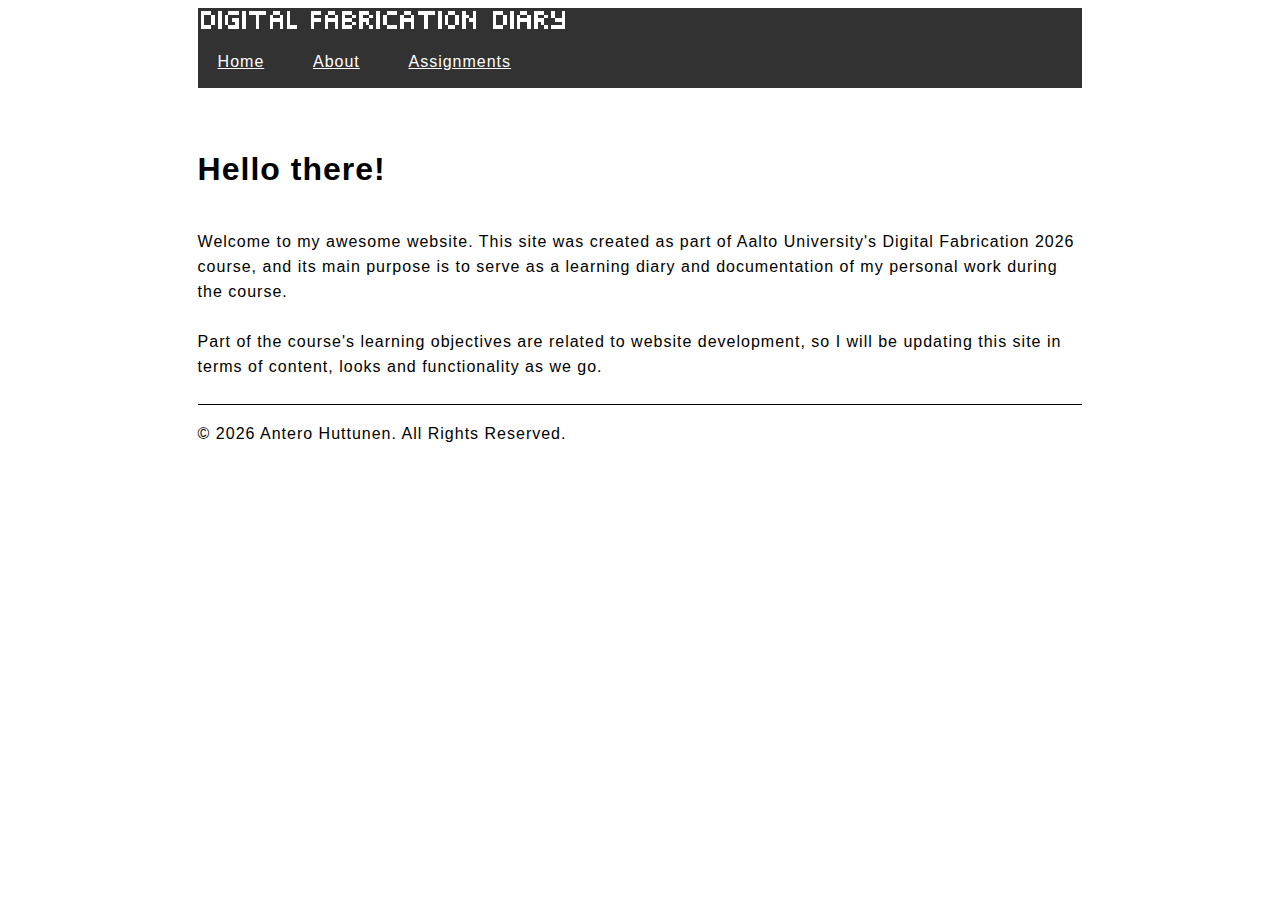
<file: index.html>
<!DOCTYPE html>
<html lang="en">
<head>
    <meta charset="UTF-8">
    <meta name="viewport" content="width=device-width, initial-scale=1.0">
    <title>Digital Fabrication Course Documentation</title>
    <link rel="stylesheet" href="style.css">
</head>
<body>
    <div class="container">
        <header>
            <div class="logo">
                <img src="Media/00/logo.png"alt="logo">
            </div>
            <nav class="navbar">
                <ul>
                    <li><a href="index.html">Home</a></li>
                    <li><a href="about.html">About</a></li>
                    <li><a href="assignments.html">Assignments</a></li>
                </ul>
            </nav>
        </header>
        <main>
            <h1>Hello there!</h1>
                <p>Welcome to my awesome website. This site was created as part of Aalto University's Digital Fabrication 2026 course, and its main purpose is to serve as a learning diary and documentation of my personal work during the course.</p> 
                <p>Part of the course's learning objectives are related to website development, so I will be updating this site in terms of content, looks and functionality as we go.</p>
        </main>
        <footer>© 2026 Antero Huttunen. All Rights Reserved.</footer>
    </div>
</body>
</html>
</file>
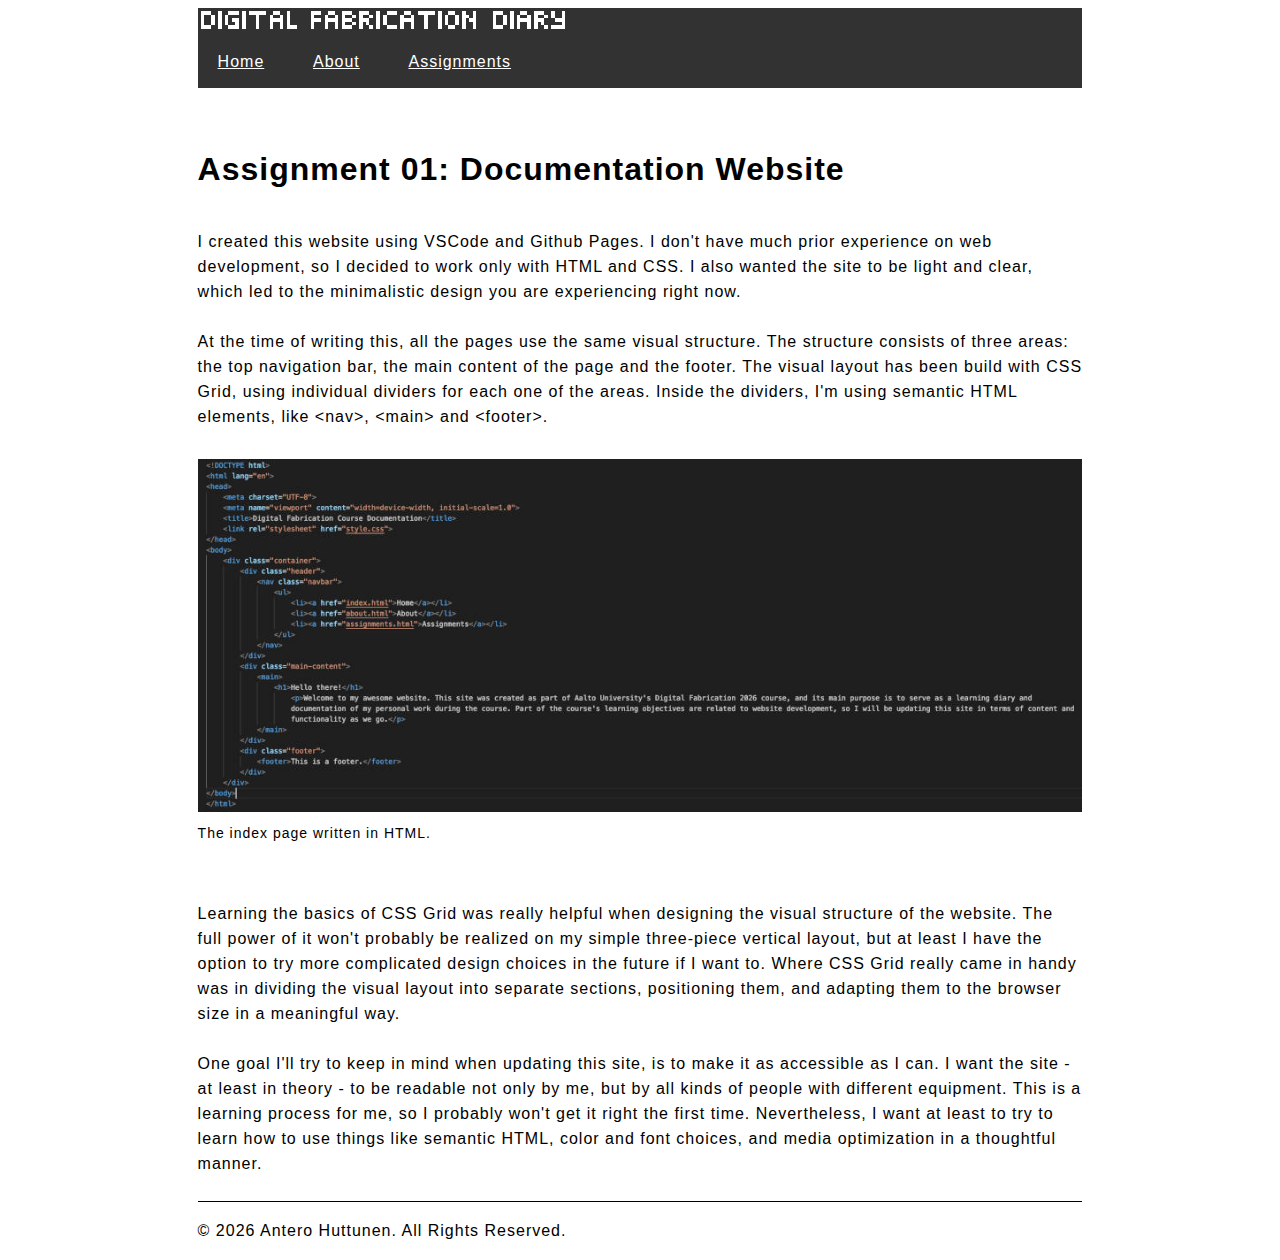
<file: 01_documentation-website.html>
<!DOCTYPE html>
<html lang="en">
<head>
    <meta charset="UTF-8">
    <meta name="viewport" content="width=device-width, initial-scale=1.0">
    <title>Digital Fabrication Course Documentation</title>
    <link rel="stylesheet" href="style.css">
</head>
<body>
    <div class="container">
        <header>
            <div class="logo">
                <img src="Media/00/logo.png"alt="logo">
            </div>
            <nav class="navbar">
                <ul>
                    <li><a href="index.html">Home</a></li>
                    <li><a href="about.html">About</a></li>
                    <li><a href="assignments.html">Assignments</a></li>
                </ul>
            </nav>
        </header>
        <main>
            <h1>Assignment 01: Documentation Website</h1>
                <p>I created this website using VSCode and Github Pages. I don't have much prior experience on web development, so I decided to work only with HTML and CSS. I also wanted the site to be light and clear, which led to the minimalistic design you are experiencing right now.</p>
                <p>At the time of writing this, all the pages use the same visual structure. The structure consists of three areas: the top navigation bar, the main content of the page and the footer. The visual layout has been build with CSS Grid, using individual dividers for each one of the areas. Inside the dividers, I'm using semantic HTML elements, like &lt;nav&gt;, &lt;main&gt; and &lt;footer&gt;.</p>
                <figure>
                    <img src="Media/01 Documentation Website/html-example.jpg" alt="A picture of the website's index page written in HTML.">
                    <figcaption>The index page written in HTML.</figcaption>
                </figure>
                <p>Learning the basics of CSS Grid was really helpful when designing the visual structure of the website. The full power of it won't probably be realized on my simple three-piece vertical layout, but at least I have the option to try more complicated design choices in the future if I want to. Where CSS Grid really came in handy was in dividing the visual layout into separate sections, positioning them, and adapting them to the browser size in a meaningful way.</p>
                <p>One goal I'll try to keep in mind when updating this site, is to make it as accessible as I can. I want the site - at least in theory - to be readable not only by me, but by all kinds of people with different equipment. This is a learning process for me, so I probably won't get it right the first time. Nevertheless, I want at least to try to learn how to use things like semantic HTML, color and font choices, and media optimization in a thoughtful manner.</p>
        </main>
        <footer>© 2026 Antero Huttunen. All Rights Reserved.</footer>
    </div>
</body>
</html>
</file>
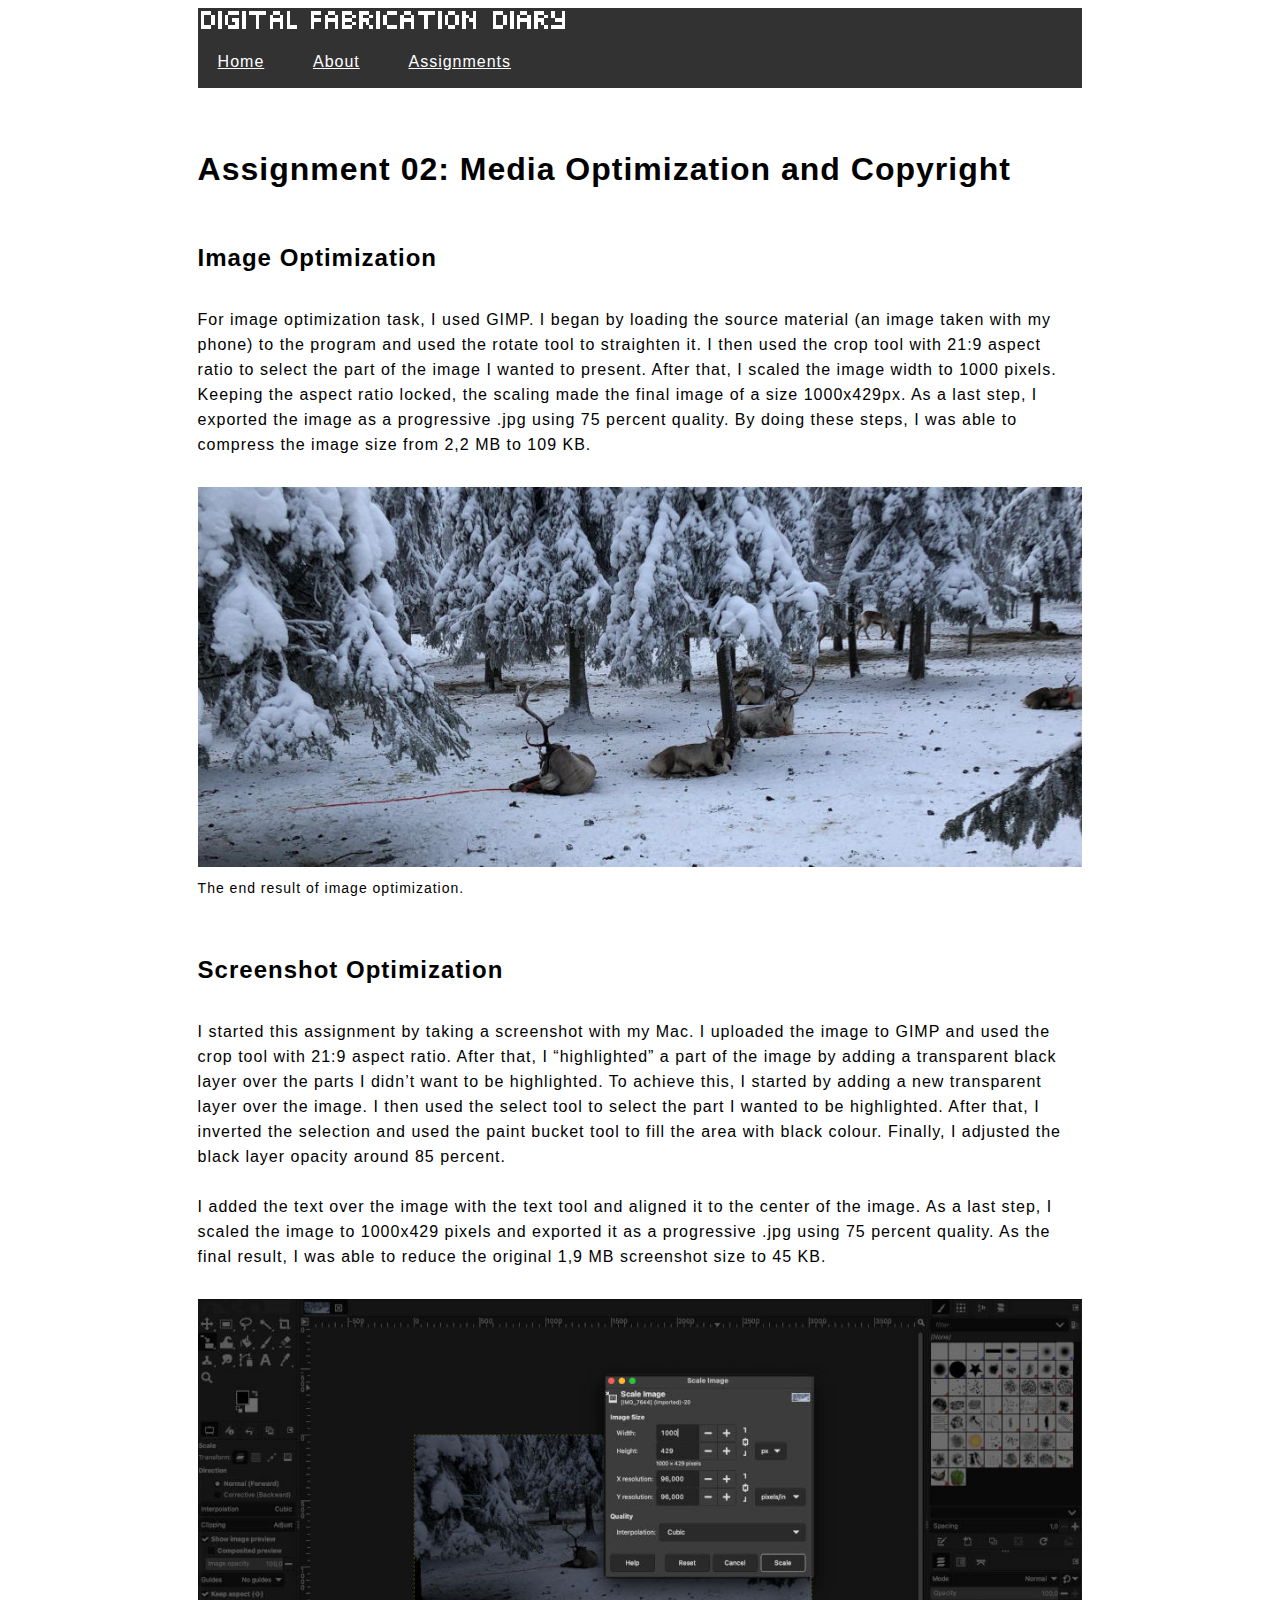
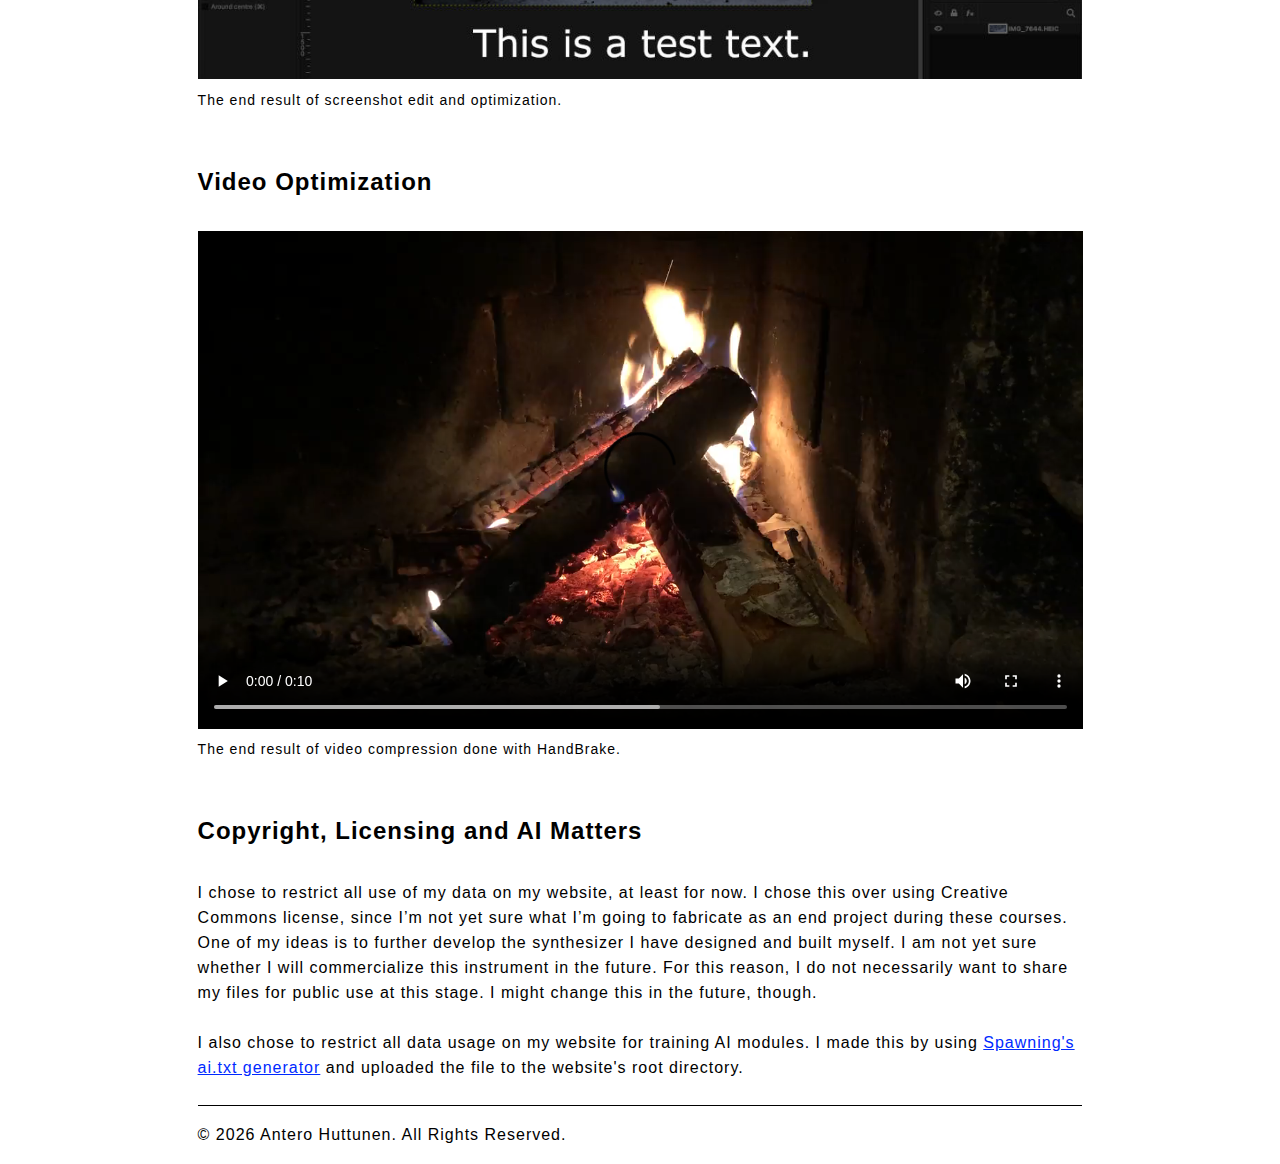
<file: 02_media-optimization.html>
<!DOCTYPE html>
<html lang="en">
<head>
    <meta charset="UTF-8">
    <meta name="viewport" content="width=device-width, initial-scale=1.0">
    <title>Digital Fabrication Course Documentation</title>
    <link rel="stylesheet" href="style.css">
</head>
<body>
    <div class="container">
        <header>
            <div class="logo">
                <img src="Media/00/logo.png"alt="logo">
            </div>
            <nav class="navbar">
                <ul>
                    <li><a href="index.html">Home</a></li>
                    <li><a href="about.html">About</a></li>
                    <li><a href="assignments.html">Assignments</a></li>
                </ul>
            </nav>
        </header>
        <main>
            <h1>Assignment 02: Media Optimization and Copyright</h1>
                <h2>Image Optimization</h2>
                    <p>For image optimization task, I used GIMP. I began by loading the source material (an image taken with my phone) to the program and used the rotate tool to straighten it. I then used the crop tool with 21:9 aspect ratio to select the part of the image I wanted to present. After that, I scaled the image width to 1000 pixels. Keeping the aspect ratio locked, the scaling made the final image of a size 1000x429px. As a last step, I exported the image as a progressive .jpg using 75 percent quality. By doing these steps, I was able to compress the image size from 2,2 MB to 109 KB.</p>
                    <figure>
                        <img src="Media/02 Media Optimization/image-optimization.jpg" alt="A group of reindeers in a snowy terrain.">
                        <figcaption>The end result of image optimization.</figcaption>
                    </figure>
                <h2>Screenshot Optimization</h2>
                    <p>I started this assignment by taking a screenshot with my Mac. I uploaded the image to GIMP and used the crop tool with 21:9 aspect ratio. After that, I “highlighted” a part of the image by adding a transparent black layer over the parts I didn’t want to be highlighted. To achieve this, I started by adding a new transparent layer over the image. I then used the select tool to select the part I wanted to be highlighted. After that, I inverted the selection and used the paint bucket tool to fill the area with black colour. Finally, I adjusted the black layer opacity around 85 percent.</p>
                    <p>I added the text over the image with the text tool and aligned it to the center of the image. As a last step, I scaled the image to 1000x429 pixels and exported  it as a progressive .jpg using 75 percent quality. As the final result, I was able to reduce the original 1,9 MB screenshot size to 45 KB. </p>
                    <figure>
                        <img src="Media/02 Media Optimization/screenshot-optimization.jpg" alt="A screenshot of GIMP.">
                        <figcaption>The end result of screenshot edit and optimization.</figcaption>
                    </figure>
                <h2>Video Optimization</h2>
                    <figure>
                        <video src="Media/02 Media Optimization/video-optimization.mp4" controls>
                            <p>A short video of a fireplace.</p>
                        </video>
                        <figcaption>The end result of video compression done with HandBrake.</figcaption>
                    </figure>
                <h2>Copyright, Licensing and AI Matters</h2>
                    <p>I chose to restrict all use of my data on my website, at least for now. I chose this over using Creative Commons license, since I’m not yet sure what I’m going to fabricate as an end project during these courses. One of my ideas is to further develop the synthesizer I have designed and built myself. I am not yet sure whether I will commercialize this instrument in the future. For this reason, I do not necessarily want to share my files for public use at this stage. I might change this in the future, though.</p>
                    <p>I also chose to restrict all data usage on my website for training AI modules. I made this by using <a href=https://site.spawning.ai/spawning-ai-txt#ai-text-generator">Spawning's ai.txt generator</a> and uploaded the file to the website's root directory.</p>
        </main>
        <footer>© 2026 Antero Huttunen. All Rights Reserved.</footer>
    </div>
</body>
</html>
</file>
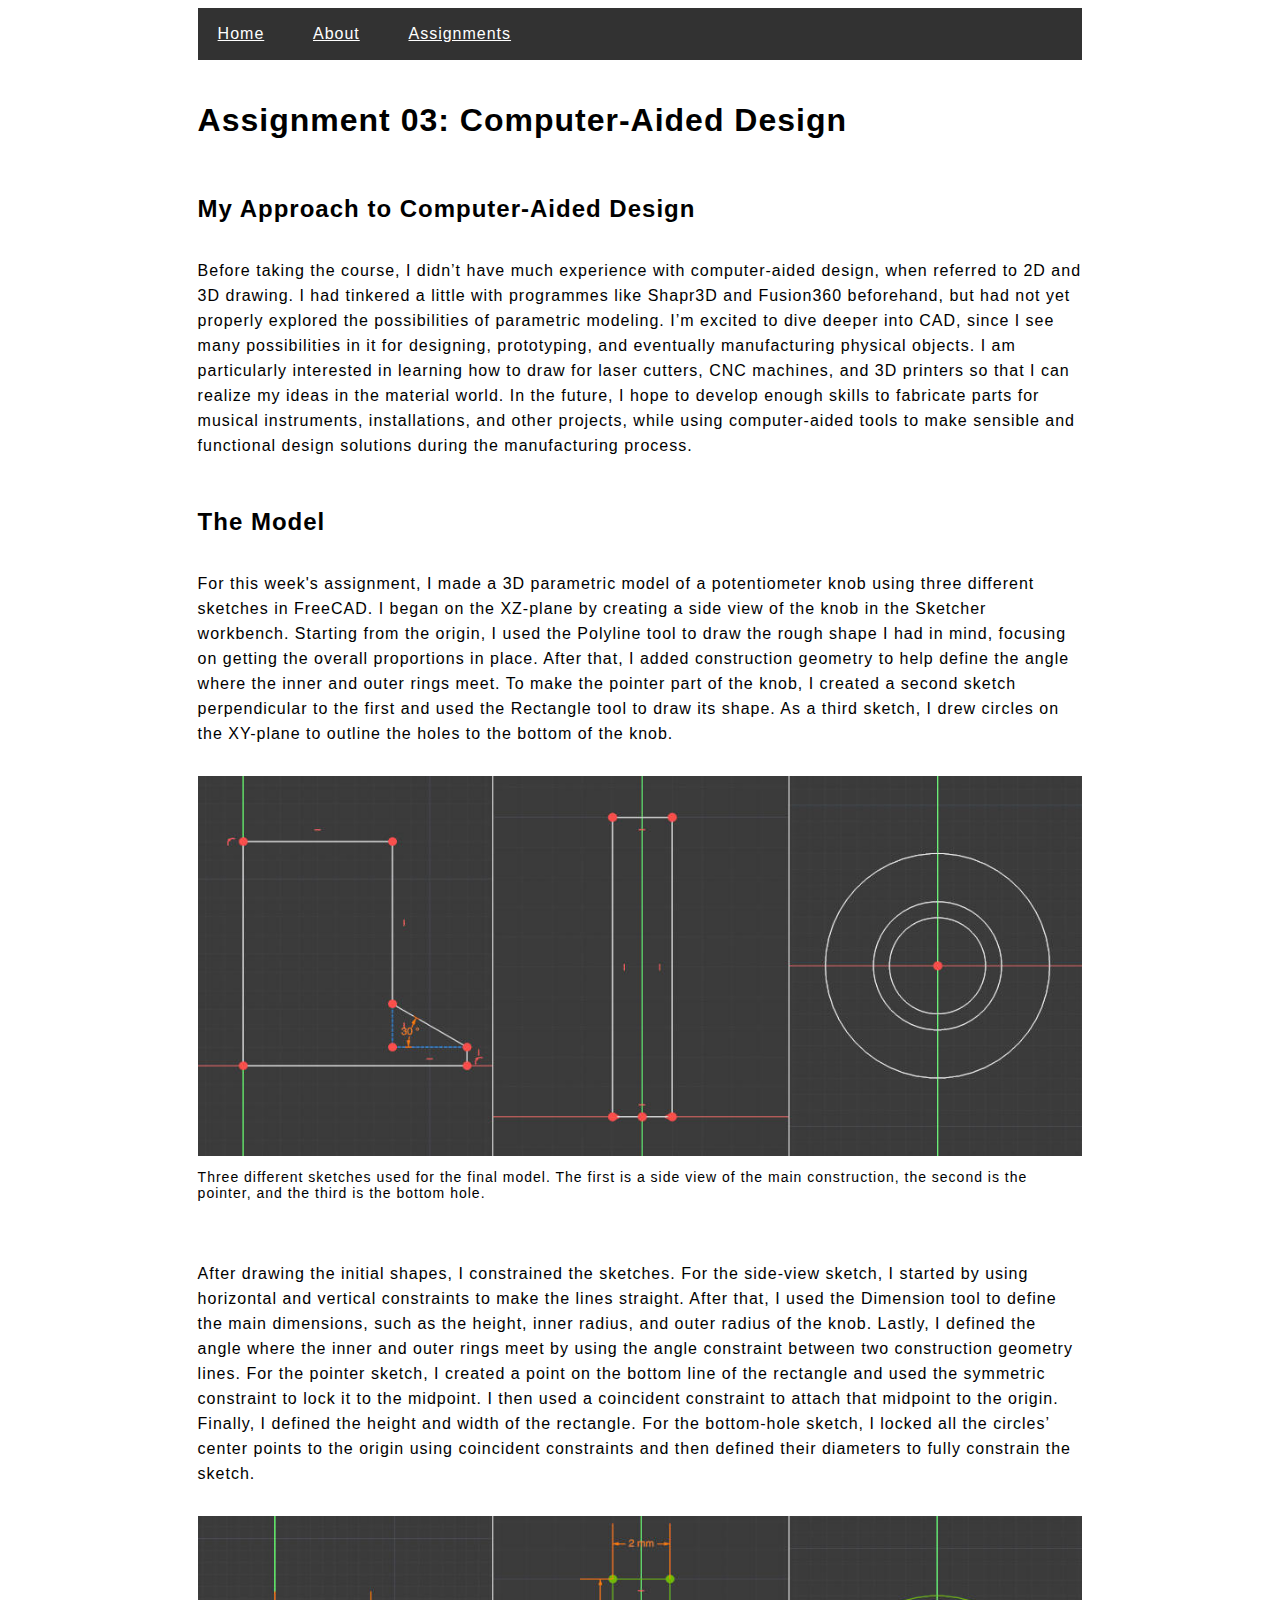
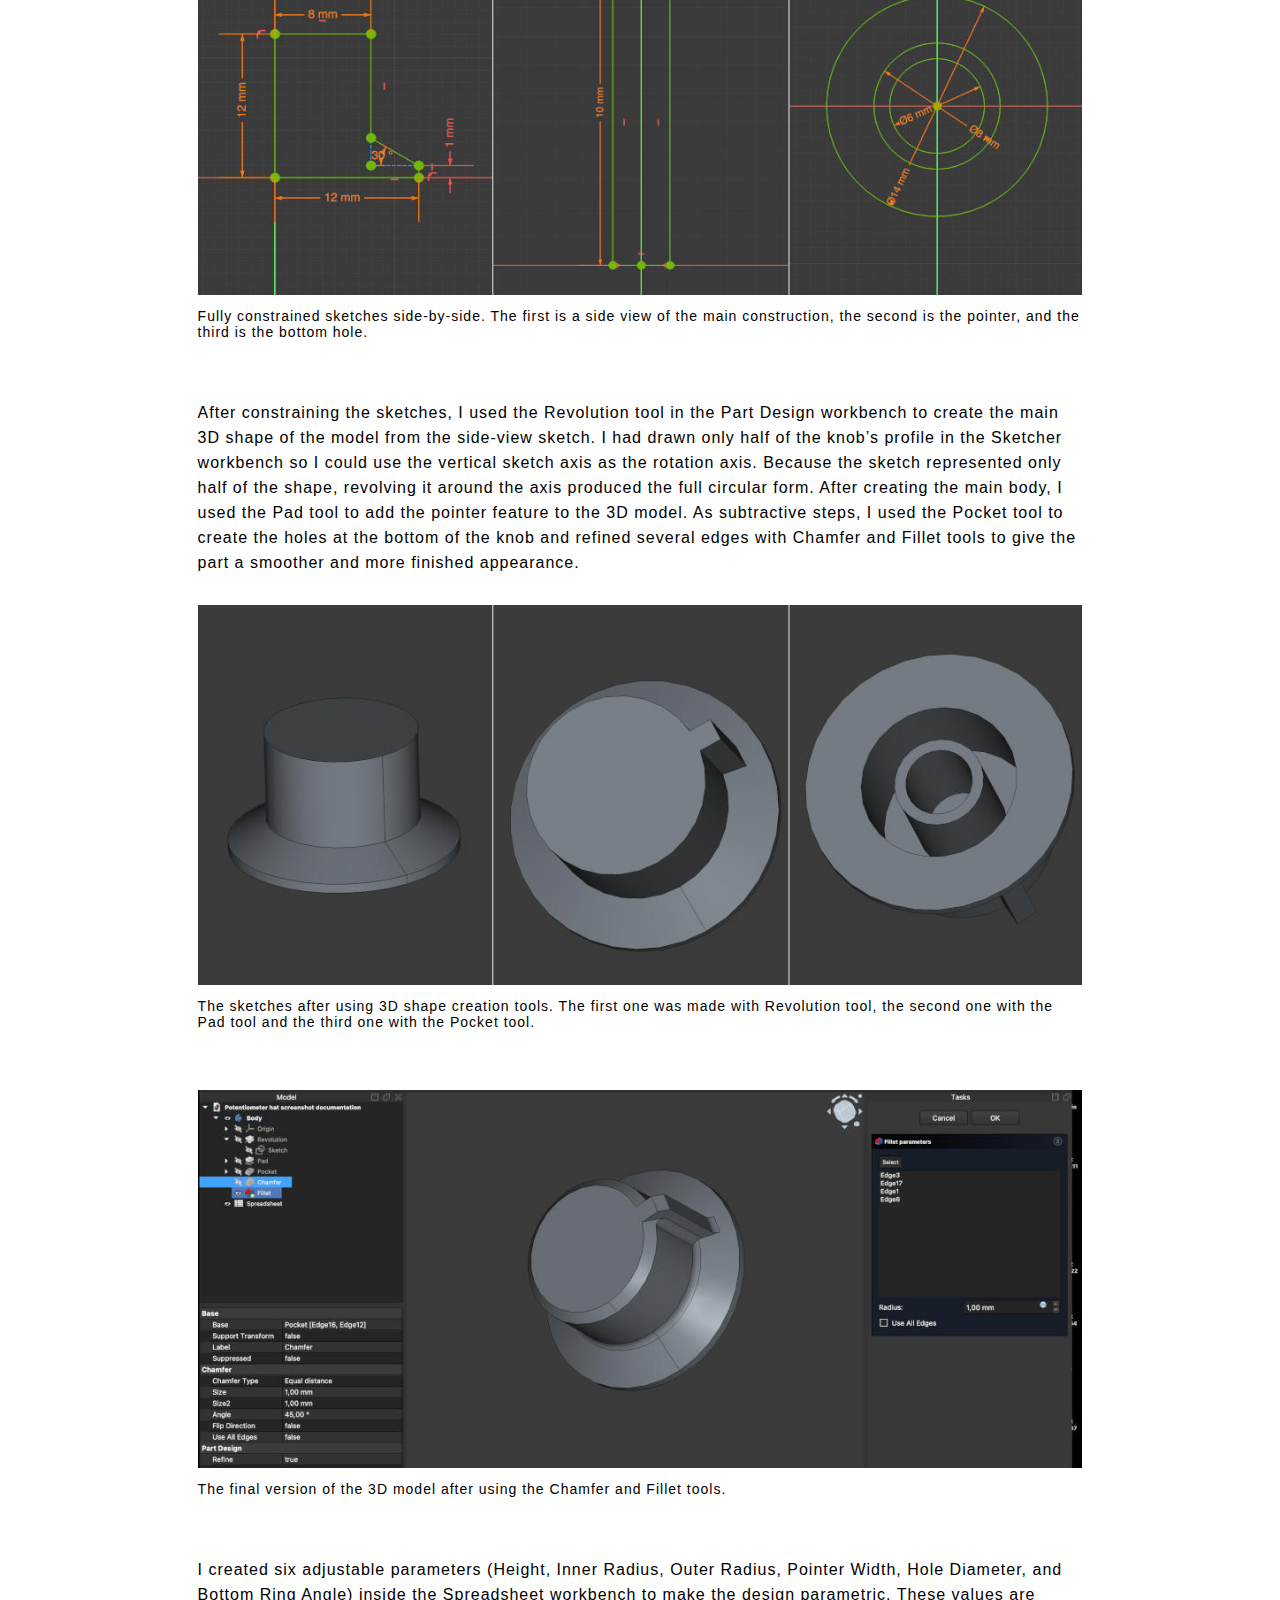
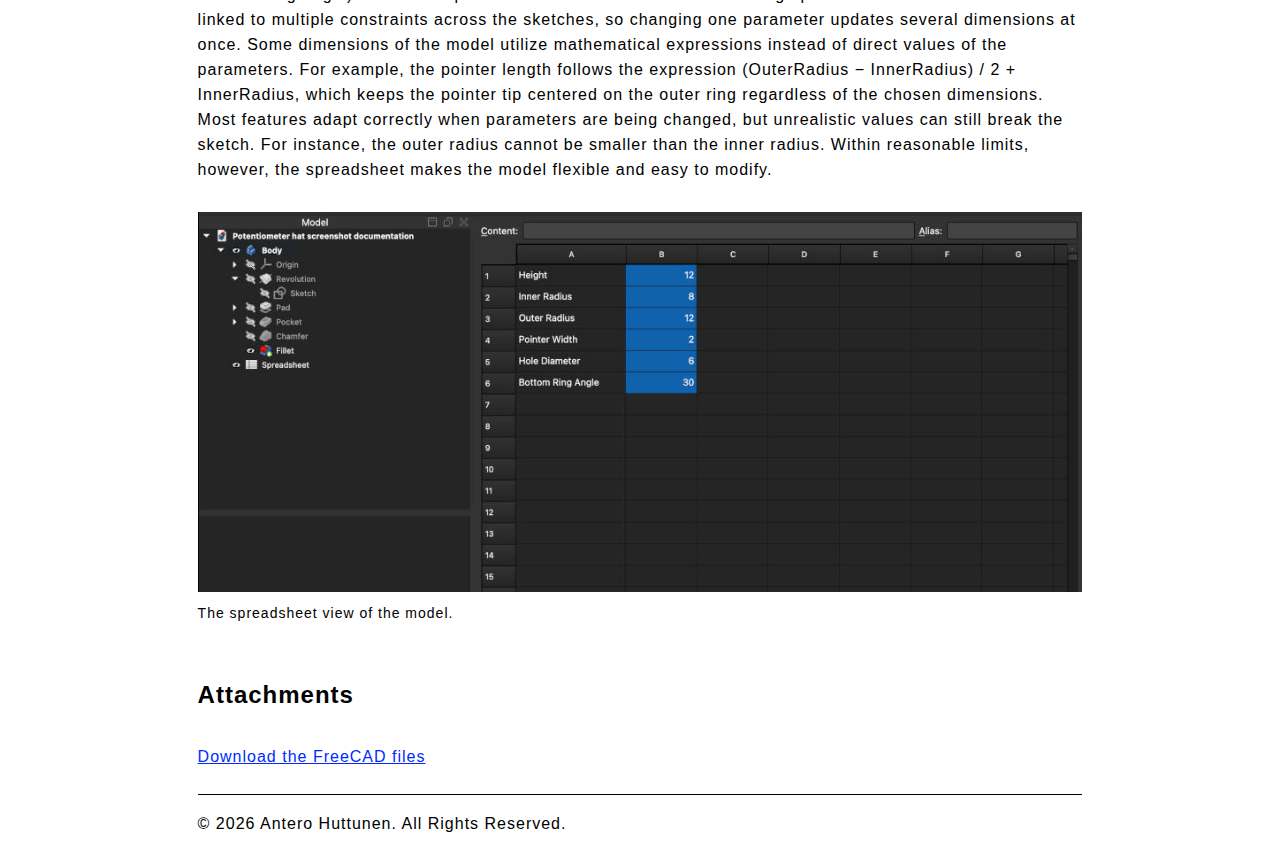
<file: 03_computer-aided-design.html>
<!DOCTYPE html>
<html lang="en">
<head>
    <meta charset="UTF-8">
    <meta name="viewport" content="width=device-width, initial-scale=1.0">
    <title>Digital Fabrication Course Documentation</title>
    <link rel="stylesheet" href="style.css">
</head>
<body>
    <div class="container">
        <div class="header">
            <nav class="navbar">
                <ul>
                    <li><a href="index.html">Home</a></li>
                    <li><a href="about.html">About</a></li>
                    <li><a href="assignments.html">Assignments</a></li>
                </ul>
            </nav>
        </div>
        <div class="main-content">
            <main>
                <h1>Assignment 03: Computer-Aided Design</h1>
                    <h2>My Approach to Computer-Aided Design</h2>
                        <p>Before taking the course, I didn’t have much experience with computer-aided design, when referred to 2D and 3D drawing. I had tinkered a little with programmes like Shapr3D and Fusion360 beforehand, but had not yet properly explored the possibilities of parametric modeling. I’m excited to dive deeper into CAD, since I see many possibilities in it for designing, prototyping, and eventually manufacturing physical objects. I am particularly interested in learning how to draw for laser cutters, CNC machines, and 3D printers so that I can realize my ideas in the material world. In the future, I hope to develop enough skills to fabricate parts for musical instruments, installations, and other projects, while using computer-aided tools to make sensible and functional design solutions during the manufacturing process.</p>
                    <h2>The Model</h2>
                        <p>For this week's assignment, I made a 3D parametric model of a potentiometer knob using three different sketches in FreeCAD. I began on the XZ‑plane by creating a side view of the knob in the Sketcher workbench. Starting from the origin, I used the Polyline tool to draw the rough shape I had in mind, focusing on getting the overall proportions in place. After that, I added construction geometry to help define the angle where the inner and outer rings meet. To make the pointer part of the knob, I created a second sketch perpendicular to the first and used the Rectangle tool to draw its shape. As a third sketch, I drew circles on the XY-plane to outline the holes to the bottom of the knob.</p>
                        <figure>
                            <img src="Media/03 Computer-Aided Design/sketches.jpg" alt="An image of three different sketches side-by-side.">
                            <figcaption>Three different sketches used for the final model. The first is a side view of the main construction, the second is the pointer, and the third is the bottom hole.</figcaption>
                        </figure>
                        <p>After drawing the initial shapes, I constrained the sketches. For the side‑view sketch, I started by using horizontal and vertical constraints to make the lines straight. After that, I used the Dimension tool to define the main dimensions, such as the height, inner radius, and outer radius of the knob. Lastly, I defined the angle where the inner and outer rings meet by using the angle constraint between two construction geometry lines. For the pointer sketch, I created a point on the bottom line of the rectangle and used the symmetric constraint to lock it to the midpoint. I then used a coincident constraint to attach that midpoint to the origin. Finally, I defined the height and width of the rectangle. For the bottom‑hole sketch, I locked all the circles’ center points to the origin using coincident constraints and then defined their diameters to fully constrain the sketch.</p>
                        <figure>
                            <img src="Media/03 Computer-Aided Design/constrained-sketches.jpg" alt="An image of three fully constrained sketches side-by-side.">
                            <figcaption>Fully constrained sketches side-by-side. The first is a side view of the main construction, the second is the pointer, and the third is the bottom hole.</figcaption>
                        </figure>
                        <p>After constraining the sketches, I used the Revolution tool in the Part Design workbench to create the main 3D shape of the model from the side‑view sketch. I had drawn only half of the knob’s profile in the Sketcher workbench so I could use the vertical sketch axis as the rotation axis. Because the sketch represented only half of the shape, revolving it around the axis produced the full circular form. After creating the main body, I used the Pad tool to add the pointer feature to the 3D model. As subtractive steps, I used the Pocket tool to create the holes at the bottom of the knob and refined several edges with Chamfer and Fillet tools to give the part a smoother and more finished appearance.</p>
                        <figure>
                            <img src="Media/03 Computer-Aided Design/3d-tools.jpg" alt="An image of the sketches after using 3D shape creation tools.">
                            <figcaption>The sketches after using 3D shape creation tools. The first one was made with Revolution tool, the second one with the Pad tool and the third one with the Pocket tool.</figcaption>
                        </figure>
                        <figure>
                            <img src="Media/03 Computer-Aided Design/fillet.jpg" alt="An image of the final version of the 3D model.">
                            <figcaption>The final version of the 3D model after using the Chamfer and Fillet tools.</figcaption>
                        </figure>
                        <p>I created six adjustable parameters (Height, Inner Radius, Outer Radius, Pointer Width, Hole Diameter, and Bottom Ring Angle) inside the Spreadsheet workbench to make the design parametric. These values are linked to multiple constraints across the sketches, so changing one parameter updates several dimensions at once. Some dimensions of the model utilize mathematical expressions instead of direct values of the parameters. For example, the pointer length follows the expression (OuterRadius − InnerRadius) / 2 + InnerRadius, which keeps the pointer tip centered on the outer ring regardless of the chosen dimensions. Most features adapt correctly when parameters are being changed, but unrealistic values can still break the sketch. For instance, the outer radius cannot be smaller than the inner radius. Within reasonable limits, however, the spreadsheet makes the model flexible and easy to modify.</p>
                        <figure>
                            <img src="Media/03 Computer-Aided Design/spreadsheet.jpg" alt="An image of the spreadsheet view of the model.">
                            <figcaption>The spreadsheet view of the model.</figcaption>
                        </figure>
                    <h2>Attachments</h2>
                        <p><a href="Media/03 Computer-Aided Design/Potentiometer knob.zip">Download the FreeCAD files</a></p>
            </main>
        </div>
        <div class="footer">
            <footer>© 2026 Antero Huttunen. All Rights Reserved.</footer>
        </div>
    </div>
</body>
</html>
</file>
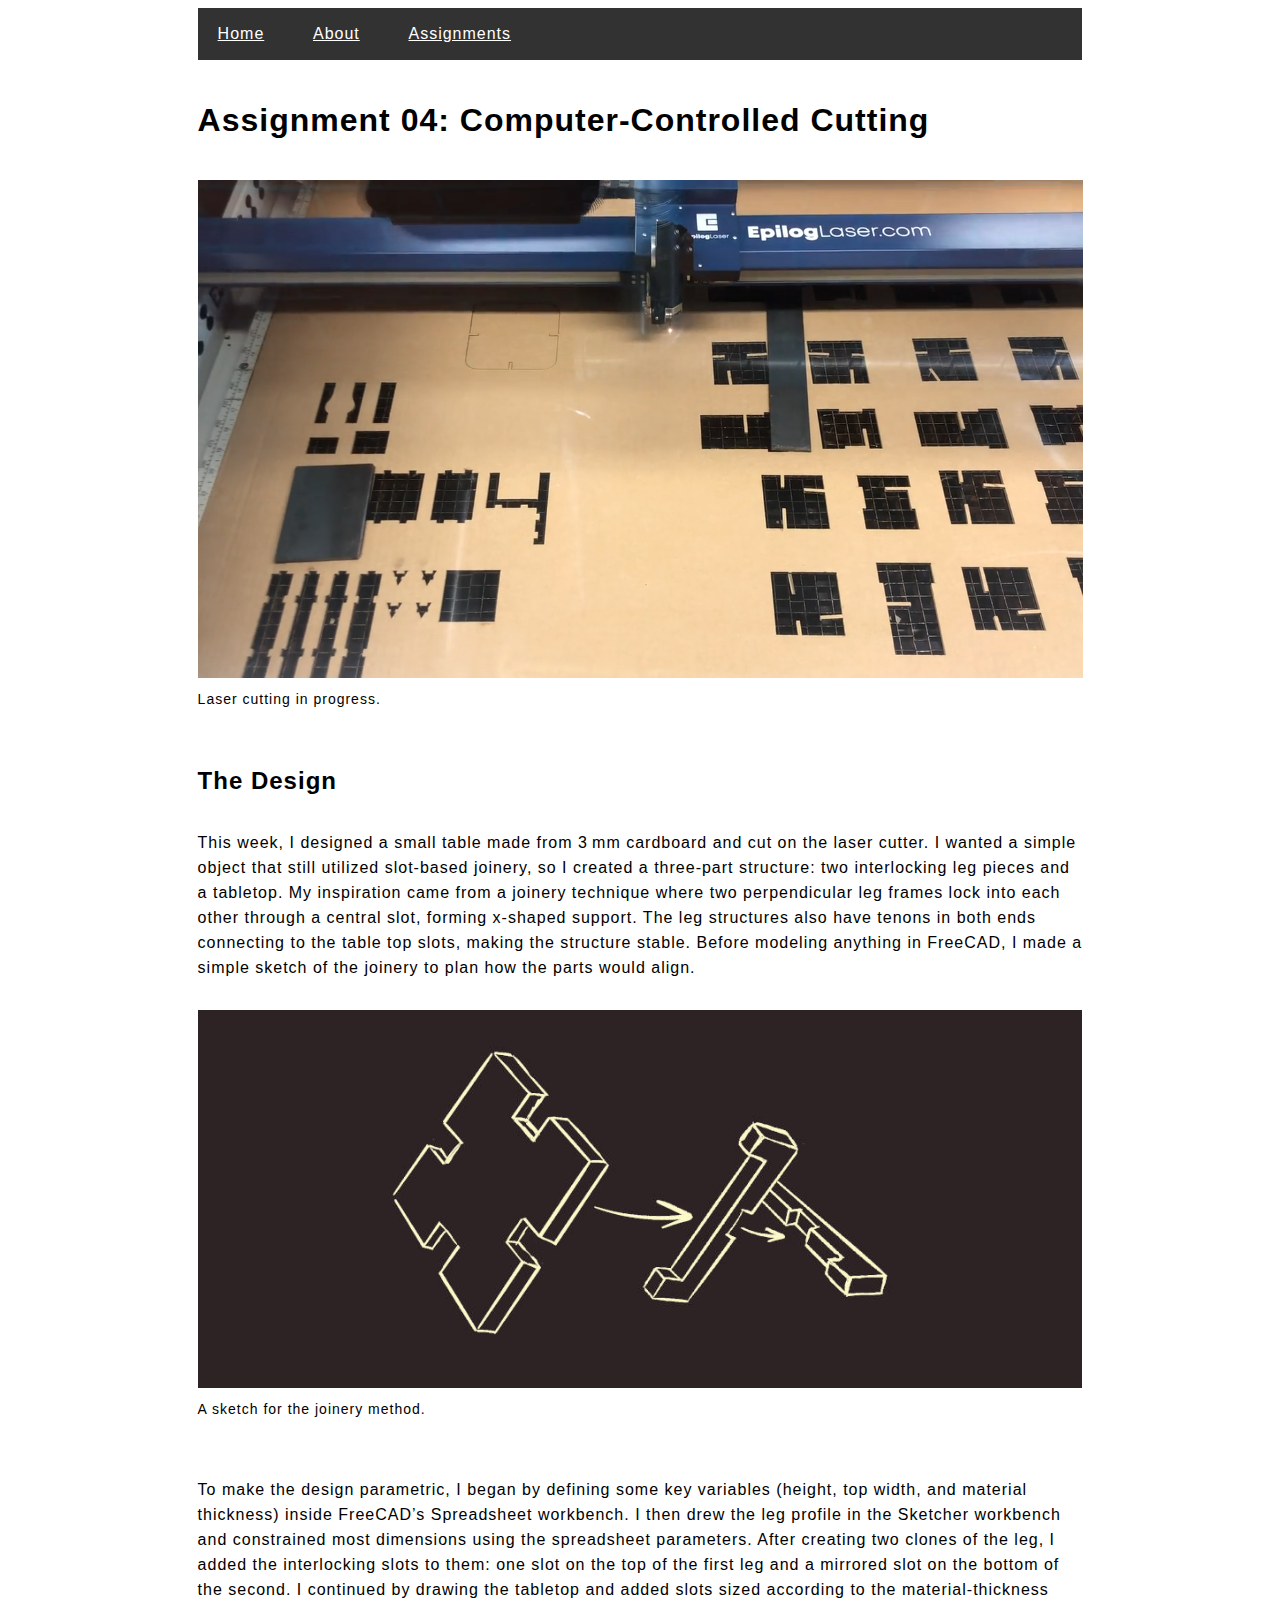
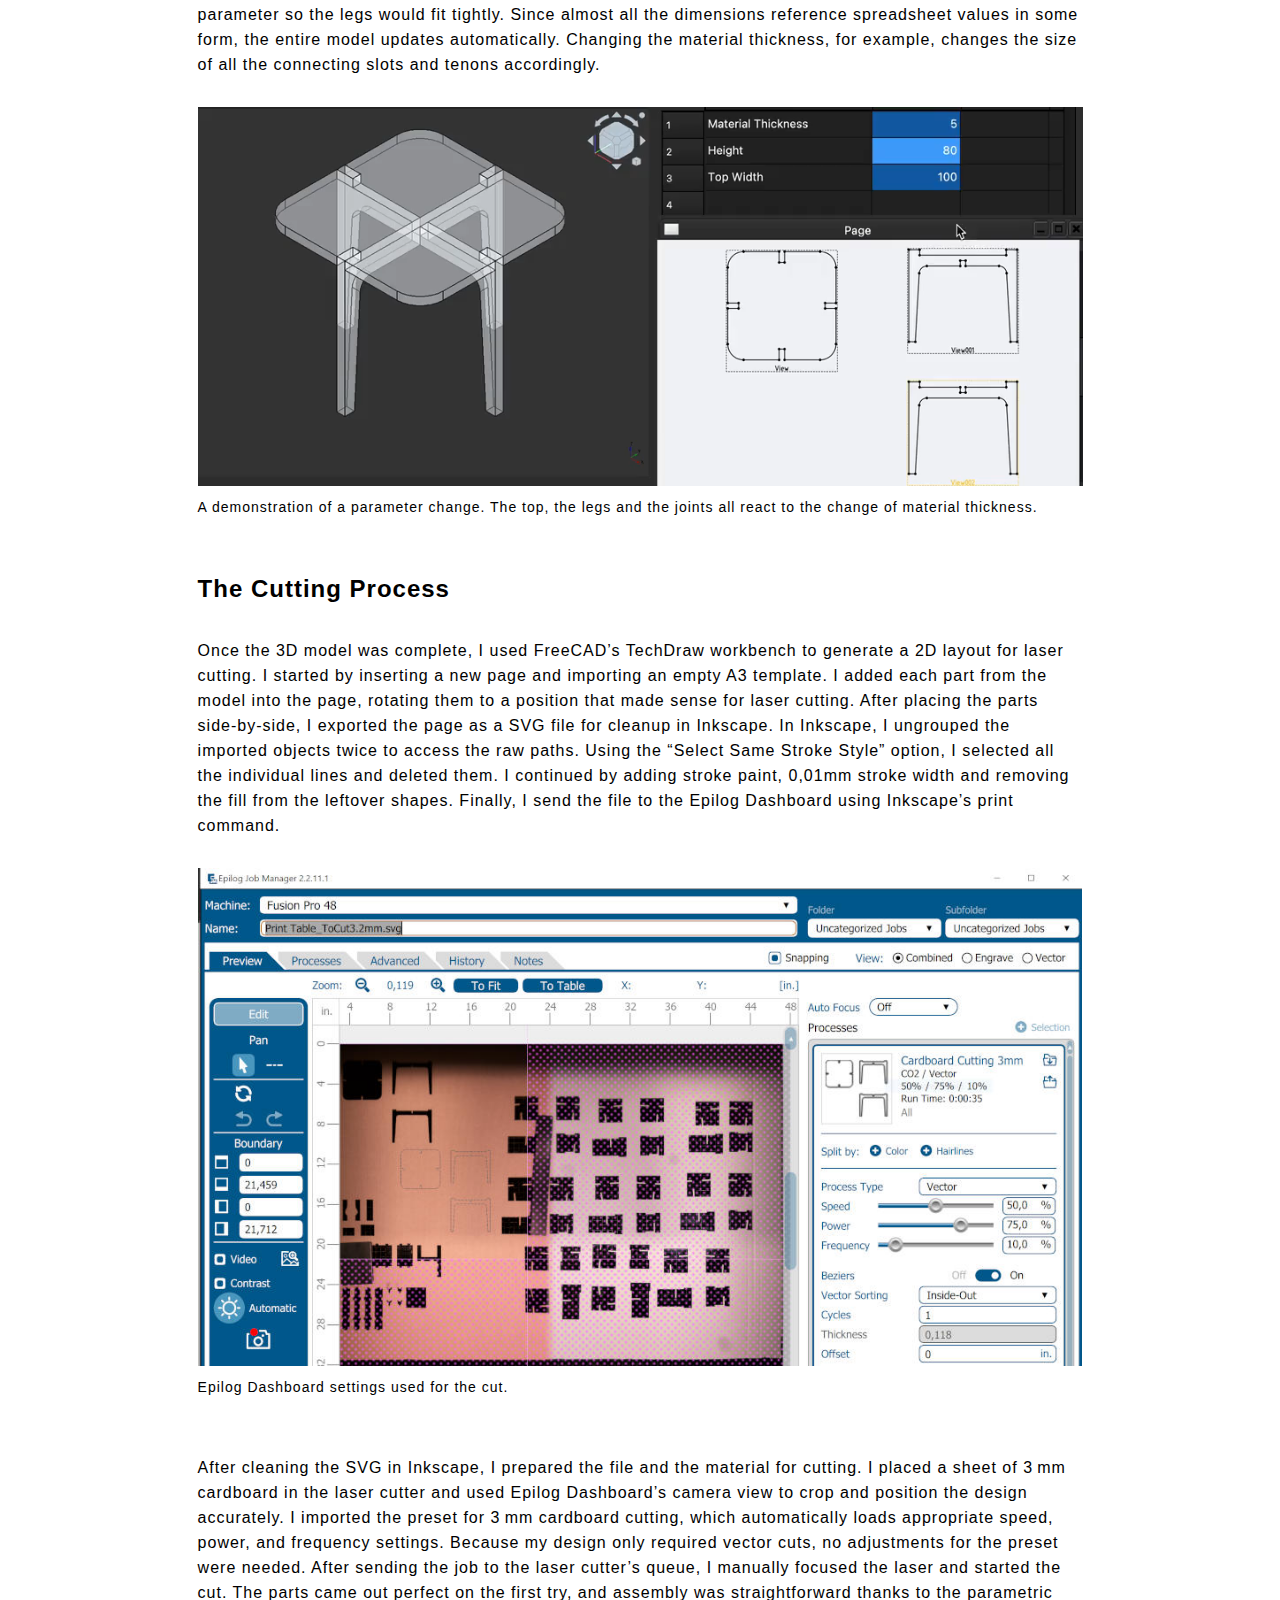
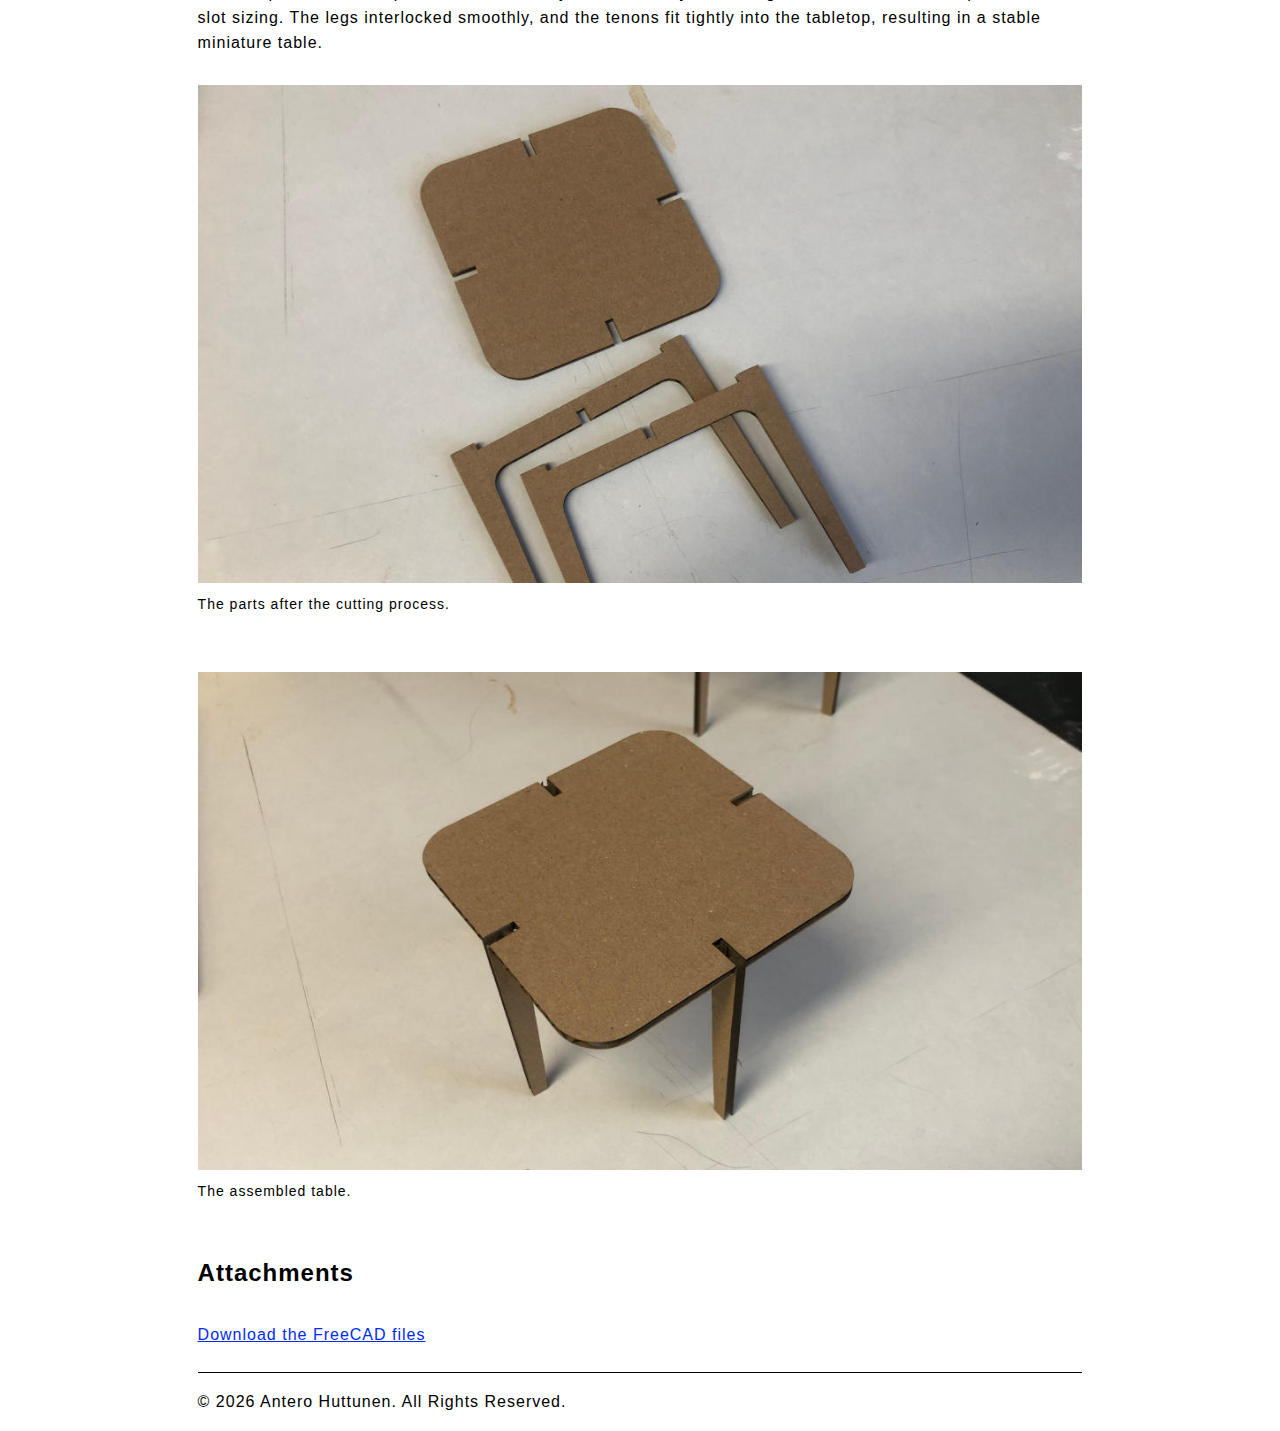
<file: 04_computer-controlled-cutting.html>
<!DOCTYPE html>
<html lang="en">
<head>
    <meta charset="UTF-8">
    <meta name="viewport" content="width=device-width, initial-scale=1.0">
    <title>Digital Fabrication Course Documentation</title>
    <link rel="stylesheet" href="style.css">
</head>
<body>
    <div class="container">
        <div class="header">
            <nav class="navbar">
                <ul>
                    <li><a href="index.html">Home</a></li>
                    <li><a href="about.html">About</a></li>
                    <li><a href="assignments.html">Assignments</a></li>
                </ul>
            </nav>
        </div>
        <div class="main-content">
            <main>
                <h1>Assignment 04: Computer-Controlled Cutting</h1>
                    <figure>
                        <video src="Media/04 Computer-Controlled Cutting/laser-cutter.mp4" autoplay loop muted></video>
                        <figcaption>Laser cutting in progress.</figcaption>
                    </figure>
                    <h2>The Design</h2>
                        <p>This week, I designed a small table made from 3 mm cardboard and cut on the laser cutter. I wanted a simple object that still utilized slot‑based joinery, so I created a three‑part structure: two interlocking leg pieces and a tabletop. My inspiration came from a joinery technique where two perpendicular leg frames lock into each other through a central slot, forming x‑shaped support. The leg structures also have tenons in both ends connecting to the table top slots, making the structure stable. Before modeling anything in FreeCAD, I made a simple sketch of the joinery to plan how the parts would align.</p>
                        <figure>
                            <img src="Media/04 Computer-Controlled Cutting/sketch.jpg" alt="A picture of a drawn sketch for the joinery method.">
                            <figcaption>A sketch for the joinery method.</figcaption>
                        </figure>
                        <p>To make the design parametric, I began by defining some key variables (height, top width, and material thickness) inside FreeCAD’s Spreadsheet workbench. I then drew the leg profile in the Sketcher workbench and constrained most dimensions using the spreadsheet parameters. After creating two clones of the leg, I added the interlocking slots to them: one slot on the top of the first leg and a mirrored slot on the bottom of the second. I continued by drawing the tabletop and added slots sized according to the material‑thickness parameter so the legs would fit tightly. Since almost all the dimensions reference spreadsheet values in some form, the entire model updates automatically. Changing the material thickness, for example, changes the size of all the connecting slots and tenons accordingly.</p>
                        <figure>
                            <video src="Media/04 Computer-Controlled Cutting/parametric-demo.mp4" autoplay loop muted></video>
                            <figcaption>A demonstration of a parameter change. The top, the legs and the joints all react to the change of material thickness.</figcaption>
                        </figure>
                    <h2>The Cutting Process</h2>
                        <p>Once the 3D model was complete, I used FreeCAD’s TechDraw workbench to generate a 2D layout for laser cutting. I started by inserting a new page and importing an empty A3 template. I added each part from the model into the page, rotating them to a position that made sense for laser cutting. After placing the parts side‑by‑side, I exported the page as a SVG file for cleanup in Inkscape. In Inkscape, I ungrouped the imported objects twice to access the raw paths. Using the “Select Same Stroke Style” option, I selected all the individual lines and deleted them. I continued by adding stroke paint, 0,01mm stroke width and removing the fill from the leftover shapes. Finally, I send the file to the Epilog Dashboard using Inkscape’s print command.</p>
                        <figure>
                            <img src="Media/04 Computer-Controlled Cutting/epilog.jpg" alt="A screenshot of Epilog dashboard settings used for the cut.">
                            <figcaption>Epilog Dashboard settings used for the cut.</figcaption>
                        </figure>
                        <p>After cleaning the SVG in Inkscape, I prepared the file and the material for cutting. I placed a sheet of 3 mm cardboard in the laser cutter and used Epilog Dashboard’s camera view to crop and position the design accurately. I imported the preset for 3 mm cardboard cutting, which automatically loads appropriate speed, power, and frequency settings. Because my design only required vector cuts, no adjustments for the preset were needed. After sending the job to the laser cutter’s queue, I manually focused the laser and started the cut. The parts came out perfect on the first try, and assembly was straightforward thanks to the parametric slot sizing. The legs interlocked smoothly, and the tenons fit tightly into the tabletop, resulting in a stable miniature table.</p>
                        <figure>
                            <img src="Media/04 Computer-Controlled Cutting/cut-parts2.jpg" alt="A picture of the table parts after the cutting process.">
                            <figcaption>The parts after the cutting process.</figcaption>
                        </figure>
                        <figure>
                            <img src="Media/04 Computer-Controlled Cutting/finished-table.jpg" alt="A picture of the assembled table.">
                            <figcaption>The assembled table.</figcaption>
                        </figure>
                    <h2>Attachments</h2>
                        <p><a href="Media/04 Computer-Controlled Cutting/Table.zip">Download the FreeCAD files</a></p>
            </main>
        </div>
        <div class="footer">
            <footer>© 2026 Antero Huttunen. All Rights Reserved.</footer>
        </div>
    </div>
</body>
</html>
</file>
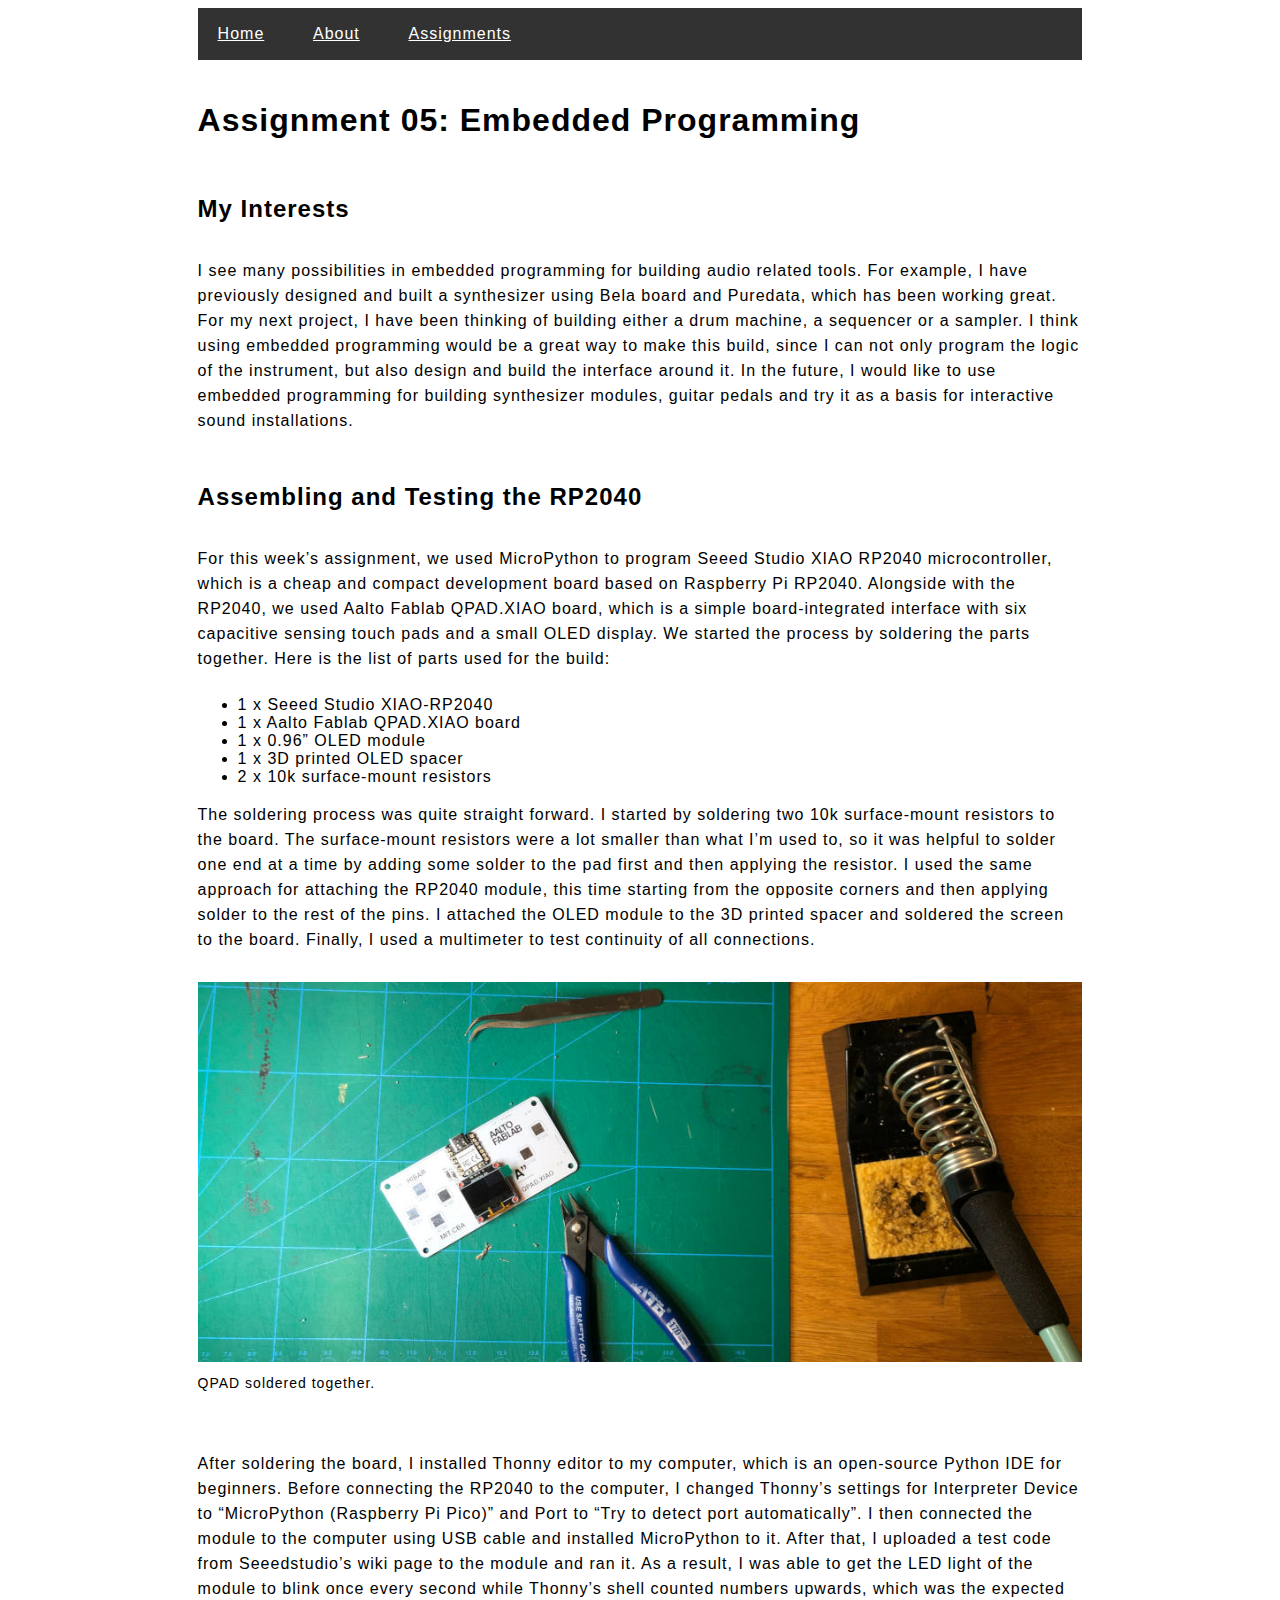
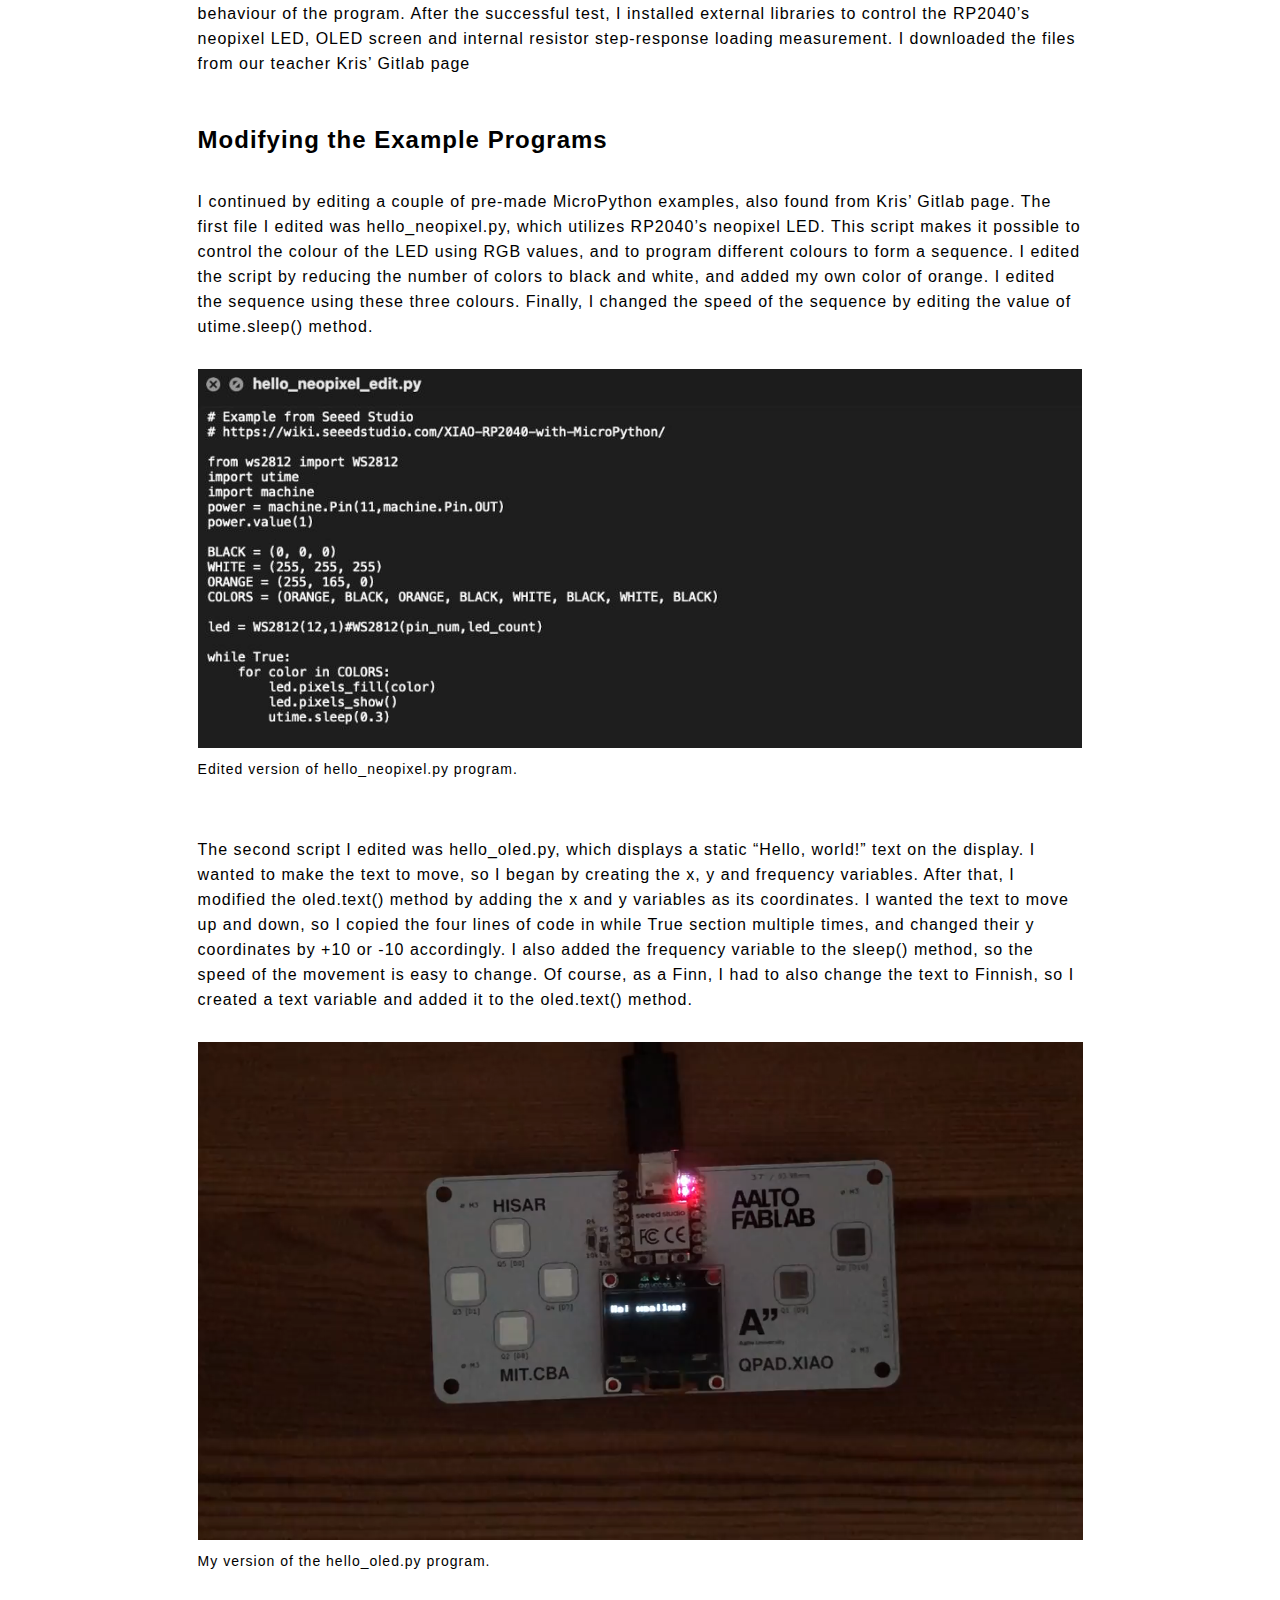
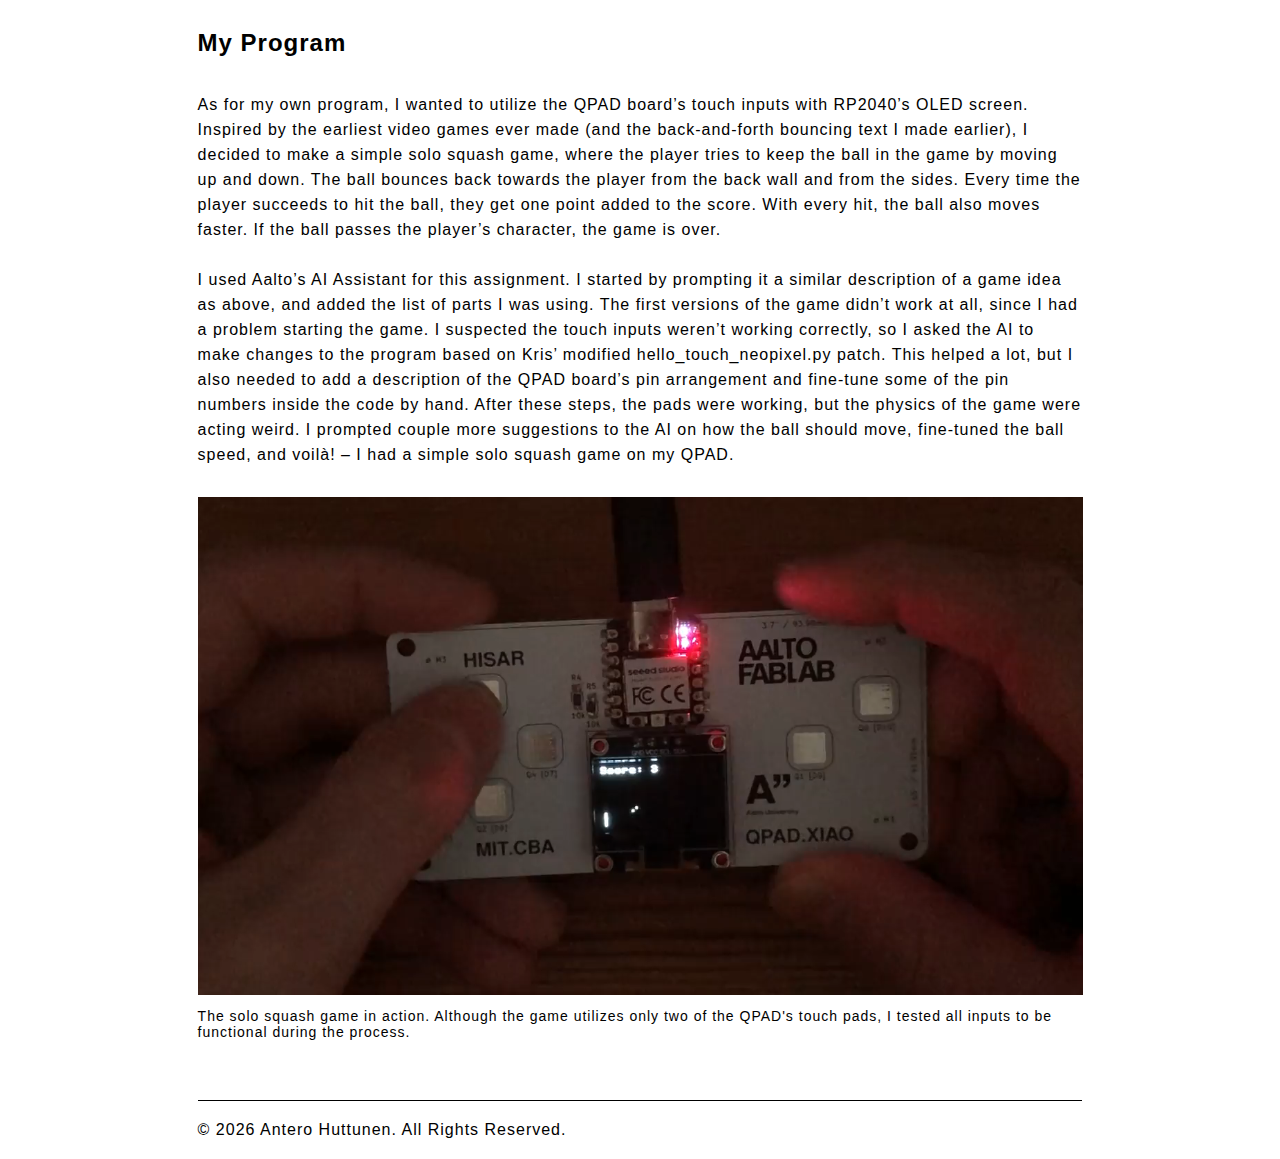
<file: 05_embedded-programming.html>
<!DOCTYPE html>
<html lang="en">
<head>
    <meta charset="UTF-8">
    <meta name="viewport" content="width=device-width, initial-scale=1.0">
    <title>Digital Fabrication Course Documentation</title>
    <link rel="stylesheet" href="style.css">
</head>
<body>
    <div class="container">
        <div class="header">
            <nav class="navbar">
                <ul>
                    <li><a href="index.html">Home</a></li>
                    <li><a href="about.html">About</a></li>
                    <li><a href="assignments.html">Assignments</a></li>
                </ul>
            </nav>
        </div>
        <div class="main-content">
            <main>
                <h1>Assignment 05: Embedded Programming</h1>
                    <h2>My Interests</h2>
                        <p>I see many possibilities in embedded programming for building audio related tools. For example, I have previously designed and built a synthesizer using Bela board and Puredata, which has been working great. For my next project, I have been thinking of building either a drum machine, a sequencer or a sampler. I think using embedded programming would be a great way to make this build, since I can not only program the logic of the instrument, but also design and build the interface around it. In the future, I would like to use embedded programming for building synthesizer modules, guitar pedals and try it as a basis for interactive sound installations. </p>
                    <h2>Assembling and Testing the RP2040</h2>
                        <p>For this week’s assignment, we used MicroPython to program Seeed Studio XIAO RP2040 microcontroller, which is a cheap and compact development board based on Raspberry Pi RP2040. Alongside with the RP2040, we used Aalto Fablab QPAD.XIAO board, which is a simple board-integrated interface with six capacitive sensing touch pads and a small OLED display. We started the process by soldering the parts together. Here is the list of parts used for the build:</p>
                            <ul>
                                <li>1 x Seeed Studio XIAO-RP2040</li>
                                <li>1 x Aalto Fablab QPAD.XIAO board</li>
                                <li>1 x 0.96” OLED module</li>
                                <li>1 x 3D printed OLED spacer</li>
                                <li>2 x 10k surface-mount resistors</li>
                            </ul>
                        <p>The soldering process was quite straight forward. I started by soldering two 10k surface-mount resistors to the board. The surface-mount resistors were a lot smaller than what I’m used to, so it was helpful to solder one end at a time by adding some solder to the pad first and then applying the resistor. I used the same approach for attaching the RP2040 module, this time starting from the opposite corners and then applying solder to the rest of the pins. I attached the OLED module to the 3D printed spacer and soldered the screen to the board. Finally, I used a multimeter to test continuity of all connections.</p>
                        <figure>
                            <img src="Media/05 Embedded Programming/soldering.jpg" alt="A picture of soldered QPAD, cutters, tweezers and soldering iron.">
                            <figcaption>QPAD soldered together.</figcaption>
                        </figure>
                        <p>After soldering the board, I installed Thonny editor to my computer, which is an open-source Python IDE for beginners. Before connecting the RP2040 to the computer, I changed Thonny’s settings for Interpreter Device to “MicroPython (Raspberry Pi Pico)” and Port to “Try to detect port automatically”. I then connected the module to the computer using USB cable and installed MicroPython to it. After that, I uploaded a test code from Seeedstudio’s wiki page to the module and ran it. As a result, I was able to get the LED light of the module to blink once every second while Thonny’s shell counted numbers upwards, which was the expected behaviour of the program. After the successful test, I installed external libraries to control the RP2040’s neopixel LED, OLED screen and internal resistor step-response loading measurement. I downloaded the files from our teacher Kris’ Gitlab page</p>
                    <h2>Modifying the Example Programs</h2>
                        <p>I continued by editing a couple of pre-made MicroPython examples, also found from Kris’ Gitlab page. The first file I edited was hello_neopixel.py, which utilizes RP2040’s neopixel LED. This script makes it possible to control the colour of the LED using RGB values, and to program different colours to form a sequence. I edited the script by reducing the number of colors to black and white, and added my own color of orange. I edited the sequence using these three colours. Finally, I changed the speed of the sequence by editing the value of utime.sleep() method.</p>
                        <figure>
                            <img src="Media/05 Embedded Programming/hello_neopixel.jpg" alt="A screenshot of MicroPython code.">
                            <figcaption>Edited version of hello_neopixel.py program.</figcaption>
                        </figure>
                        <p>The second script I edited was hello_oled.py, which displays a static “Hello, world!” text on the display. I wanted to make the text to move, so I began by creating the x, y and frequency variables. After that, I modified the oled.text() method by adding the x and y variables as its coordinates. I wanted the text to move up and down, so I copied the four lines of code in while True section multiple times, and changed their y coordinates by +10 or -10 accordingly. I also added the frequency variable to the sleep() method, so the speed of the movement is easy to change. Of course, as a Finn, I had to also change the text to Finnish, so I created a text variable and added it to the oled.text() method.</p>
                        <figure>
                            <video src="Media/05 Embedded Programming/hello_world.mp4" autoplay loop muted></video>
                            <figcaption>My version of the hello_oled.py program.</figcaption>
                        </figure>
                    <h2>My Program</h2>
                        <p>As for my own program, I wanted to utilize the QPAD board’s touch inputs with RP2040’s OLED screen. Inspired by the earliest video games ever made (and the back-and-forth bouncing text I made earlier), I decided to make a simple solo squash game, where the player tries to keep the ball in the game by moving up and down. The ball bounces back towards the player from the back wall and from the sides. Every time the player succeeds to hit the ball, they get one point added to the score. With every hit, the ball also moves faster. If the ball passes the player’s character, the game is over.</p>
                        <p>I used Aalto’s AI Assistant for this assignment. I started by prompting it a similar description of a game idea as above, and added the list of parts I was using. The first versions of the game didn’t work at all, since I had a problem starting the game. I suspected the touch inputs weren’t working correctly, so I asked the AI to make changes to the program based on Kris’ modified hello_touch_neopixel.py patch. This helped a lot, but I also needed to add a description of the QPAD board’s pin arrangement and fine-tune some of the pin numbers inside the code by hand. After these steps, the pads were working, but the physics of the game were acting weird. I prompted couple more suggestions to the AI on how the ball should move, fine-tuned the ball speed, and voilà! – I had a simple solo squash game on my QPAD.</p>
                         <figure>
                            <video src="Media/05 Embedded Programming/game.mp4" autoplay loop muted></video>
                            <figcaption>The solo squash game in action. Although the game utilizes only two of the QPAD's touch pads, I tested all inputs to be functional during the process.</figcaption>
                        </figure>

            </main>
        </div>
        <div class="footer">
            <footer>© 2026 Antero Huttunen. All Rights Reserved.</footer>
        </div>
    </div>
</body>
</html>
</file>
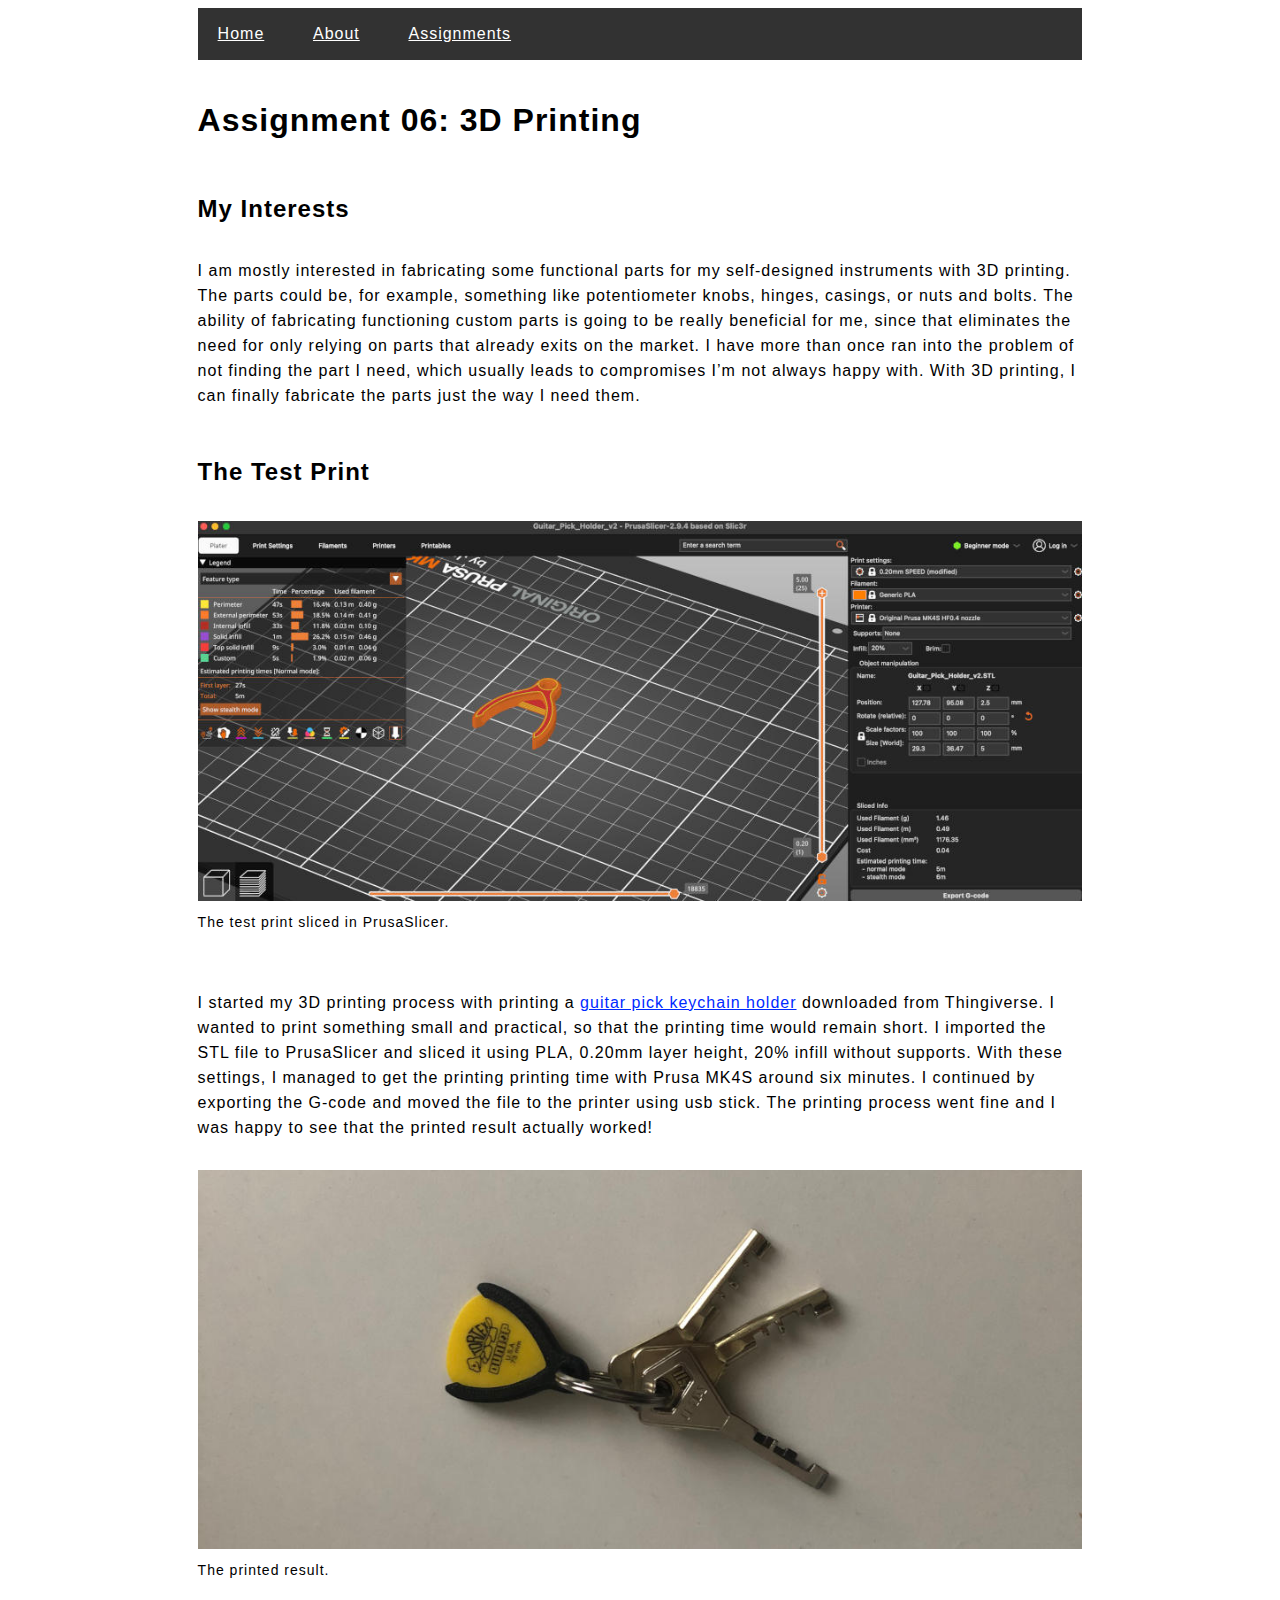
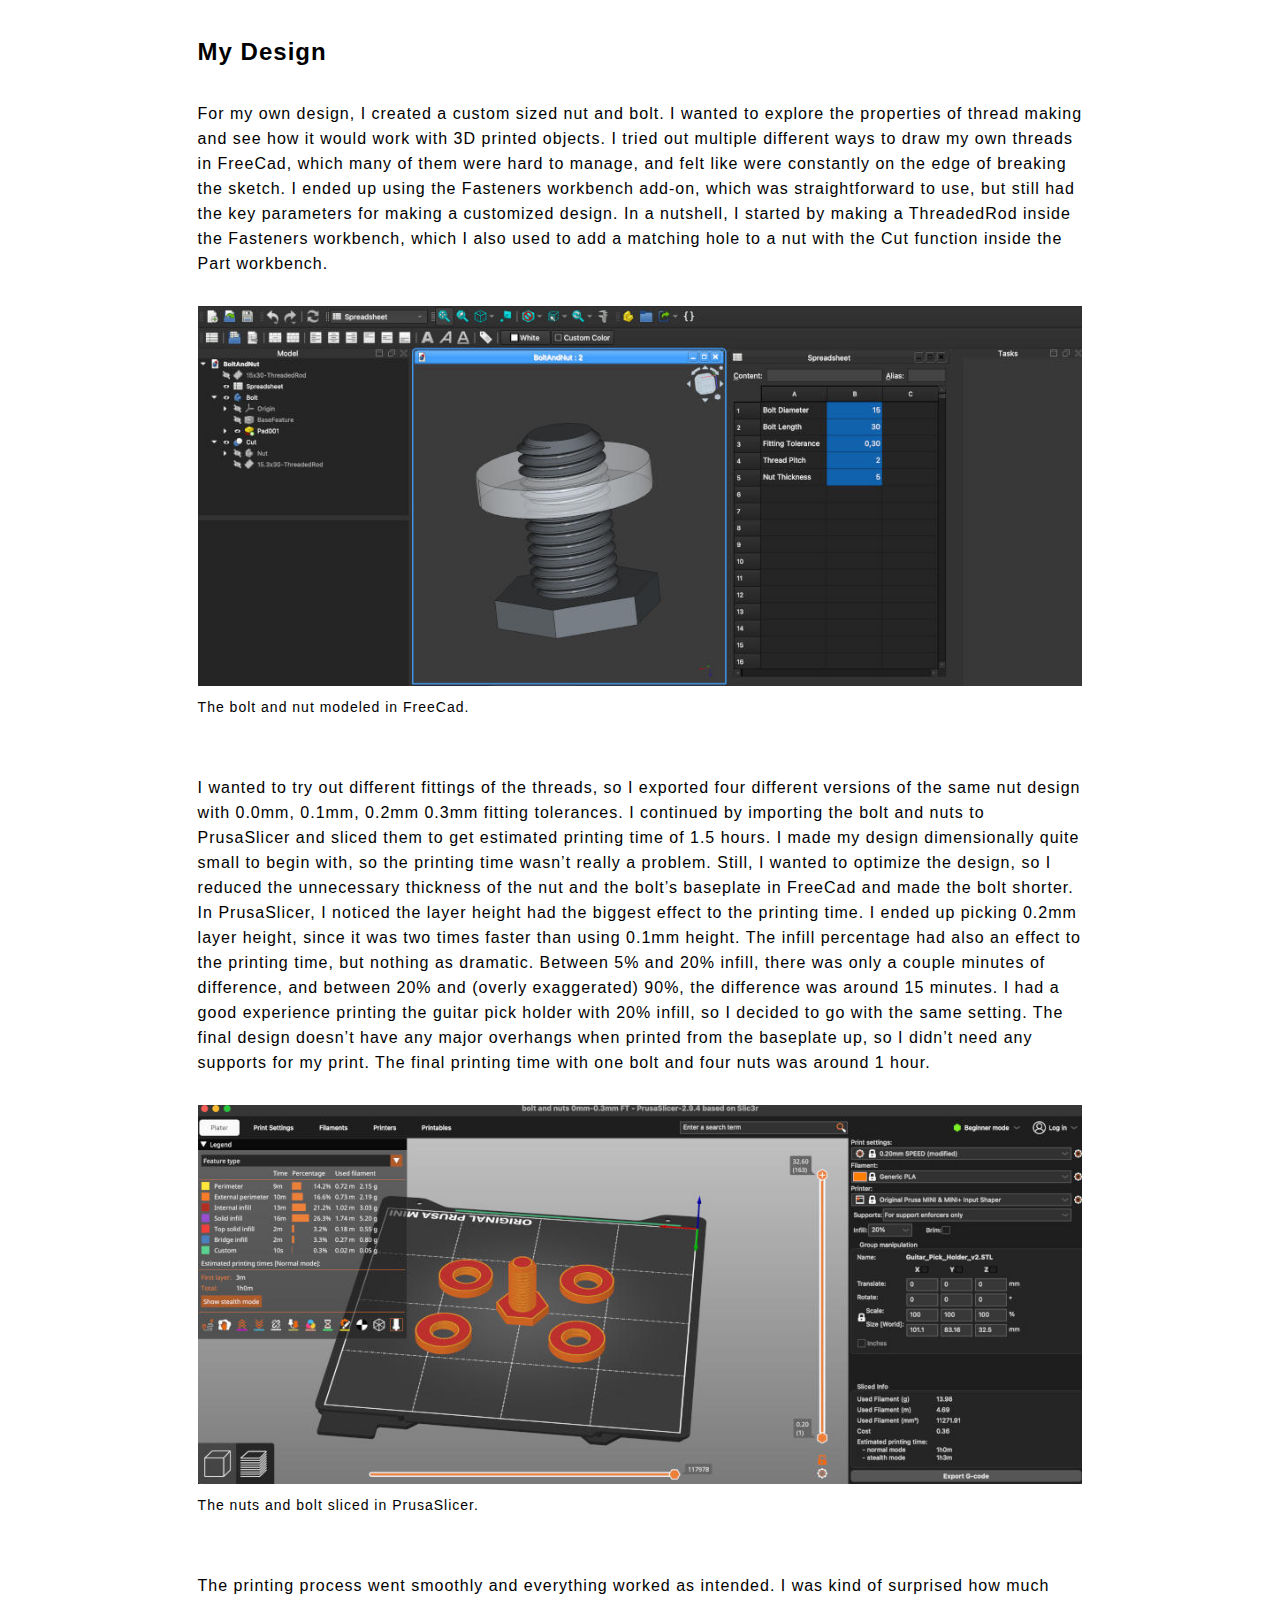
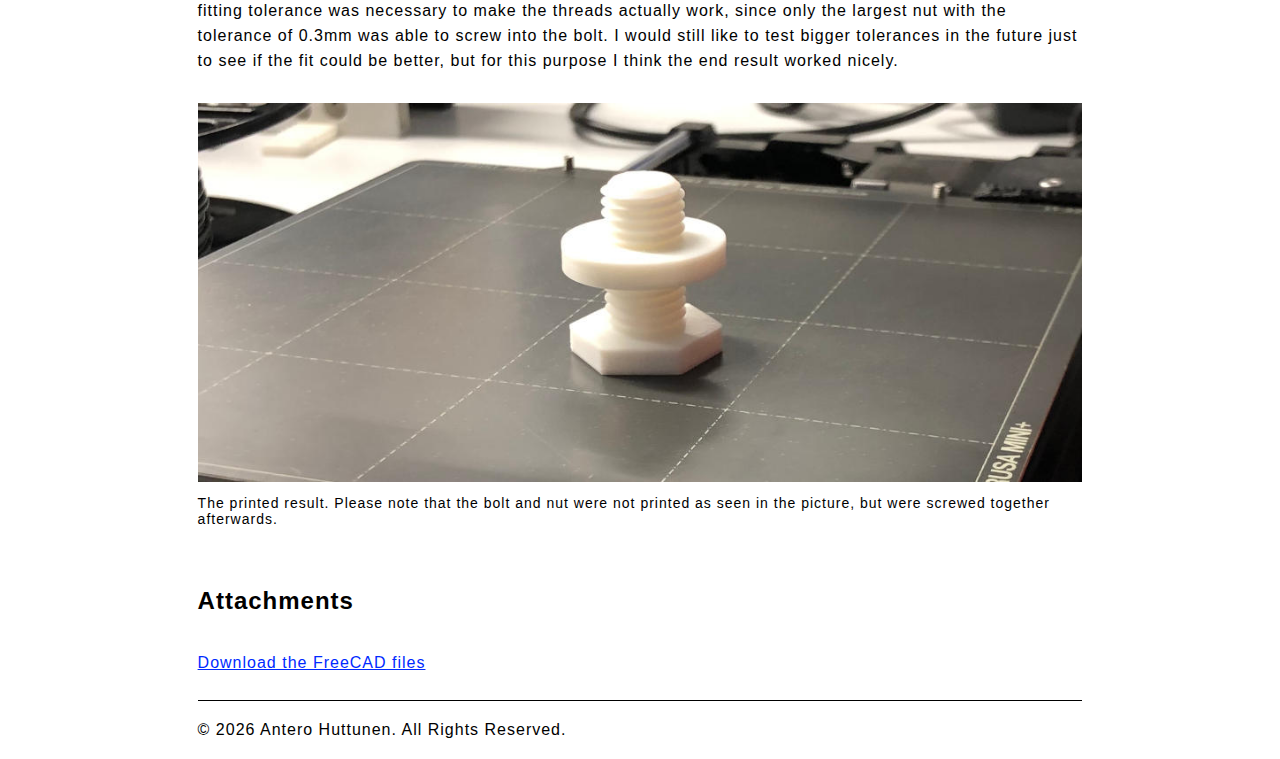
<file: 06_3d-printing.html>
<!DOCTYPE html>
<html lang="en">
<head>
    <meta charset="UTF-8">
    <meta name="viewport" content="width=device-width, initial-scale=1.0">
    <title>Digital Fabrication Course Documentation</title>
    <link rel="stylesheet" href="style.css">
</head>
<body>
    <div class="container">
        <div class="header">
            <nav class="navbar">
                <ul>
                    <li><a href="index.html">Home</a></li>
                    <li><a href="about.html">About</a></li>
                    <li><a href="assignments.html">Assignments</a></li>
                </ul>
            </nav>
        </div>
        <div class="main-content">
            <main>
                <h1>Assignment 06: 3D Printing</h1>
                    <h2>My Interests</h2>
                        <p>I am mostly interested in fabricating some functional parts for my self-designed instruments with 3D printing. The parts could be, for example, something like potentiometer knobs, hinges, casings, or nuts and bolts. The ability of fabricating functioning custom parts is going to be really beneficial for me, since that eliminates the need for only relying on parts that already exits on the market. I have more than once ran into the problem of not finding the part I need, which usually leads to compromises I’m not always happy with. With 3D printing, I can finally fabricate the parts just the way I need them.</p>
                    <h2>The Test Print</h2>
                        <figure>
                            <img src="Media/06 3D Printing/PickHolder-Sliced.jpg" alt="A screenshot of the test print sliced in PrusaSlicer.">
                            <figcaption>The test print sliced in PrusaSlicer.</figcaption>
                        </figure>
                        <p>I started my 3D printing process with printing a <a href="https://www.thingiverse.com/thing:5408678">guitar pick keychain holder</a> downloaded from Thingiverse. I wanted to print something small and practical, so that the printing time would remain short. I imported the STL file to PrusaSlicer and sliced it using PLA, 0.20mm layer height, 20% infill without supports. With these settings, I managed to get the printing printing time with Prusa MK4S around six minutes. I continued by exporting the G-code and moved the file to the printer using usb stick. The printing process went fine and I was happy to see that the printed result actually worked!</p>
                         <figure>
                            <img src="Media/06 3D Printing/PickHolder.jpg" alt="A picture of the printed guitar pick holder.">
                            <figcaption>The printed result.</figcaption>
                        </figure>
                        <h2>My Design</h2>
                            <p>For my own design, I created a custom sized nut and bolt. I wanted to explore the properties of thread making and see how it would work with 3D printed objects. I tried out multiple different ways to draw my own threads in FreeCad, which many of them were hard to manage, and felt like were constantly on the edge of breaking the sketch. I ended up using the Fasteners workbench add-on, which was straightforward to use, but still had the key parameters for making a customized design. In a nutshell, I started by making a ThreadedRod inside the Fasteners workbench, which I also used to add a matching hole to a nut with the Cut function inside the Part workbench.</p>
                            <figure>
                                <img src="Media/06 3D Printing/Bolt-Freecad.jpg" alt="A screenshot of the design in FreeCad.">
                                <figcaption>The bolt and nut modeled in FreeCad.</figcaption>
                            </figure>
                            <p>I wanted to try out different fittings of the threads, so I exported four different versions of the same nut design with 0.0mm, 0.1mm, 0.2mm 0.3mm fitting tolerances. I continued by importing the bolt and nuts to PrusaSlicer and sliced them to get estimated printing time of 1.5 hours. I made my design dimensionally quite small to begin with, so the printing time wasn’t really a problem. Still, I wanted to optimize the design, so I reduced the unnecessary thickness of the nut and the bolt’s baseplate in FreeCad and made the bolt shorter. In PrusaSlicer, I noticed the layer height had the biggest effect to the printing time. I ended up picking 0.2mm layer height, since it was two times faster than using 0.1mm height. The infill percentage had also an effect to the printing time, but nothing as dramatic. Between 5% and 20% infill, there was only a couple minutes of difference, and between 20% and (overly exaggerated) 90%, the difference was around 15 minutes. I had a good experience printing the guitar pick holder with 20% infill, so I decided to go with the same setting. The final design doesn’t have any major overhangs when printed from the baseplate up, so I didn’t need any supports for my print. The final printing time with one bolt and four nuts was around 1 hour.</p>
                             <figure>
                                <img src="Media/06 3D Printing/Bolt-Sliced.jpg" alt="A screenshot of the design sliced in PrusaSlicer.">
                                <figcaption>The nuts and bolt sliced in PrusaSlicer.</figcaption>
                            </figure>
                            <p>The printing process went smoothly and everything worked as intended. I was kind of surprised how much fitting tolerance was necessary to make the threads actually work, since only the largest nut with the tolerance of 0.3mm was able to screw into the bolt. I would still like to test bigger tolerances in the future just to see if the fit could be better, but for this purpose I think the end result worked nicely.</p>
                             <figure>
                                <img src="Media/06 3D Printing/Bolt.jpg" alt="A picture of the printed bolt and nut attached together.">
                                <figcaption>The printed result. Please note that the bolt and nut were not printed as seen in the picture, but were screwed together afterwards.</figcaption>
                            </figure>
                        <h2>Attachments</h2>
                        <p><a href="Media/06 3D Printing/BoltAndNut.zip">Download the FreeCAD files</a></p>
            </main>
        </div>
        <div class="footer">
            <footer>© 2026 Antero Huttunen. All Rights Reserved.</footer>
        </div>
    </div>
</body>
</html>
</file>
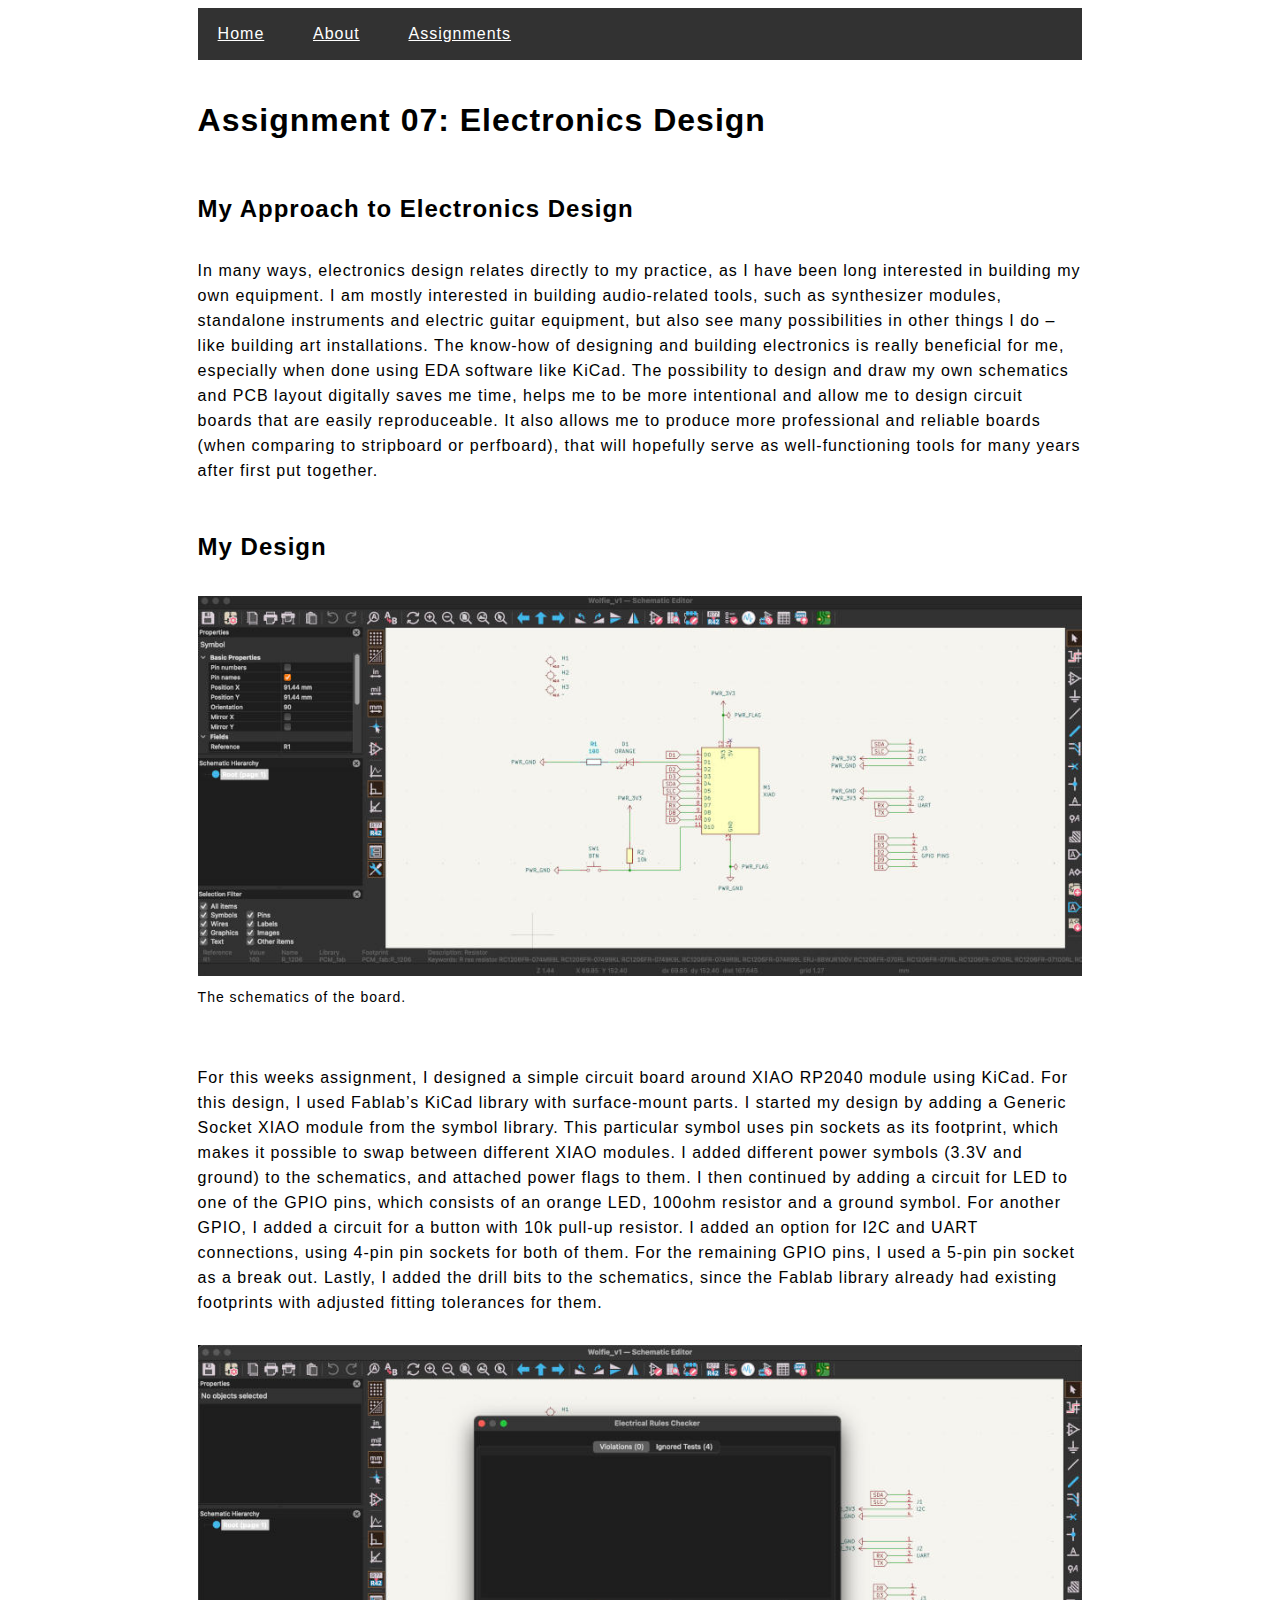
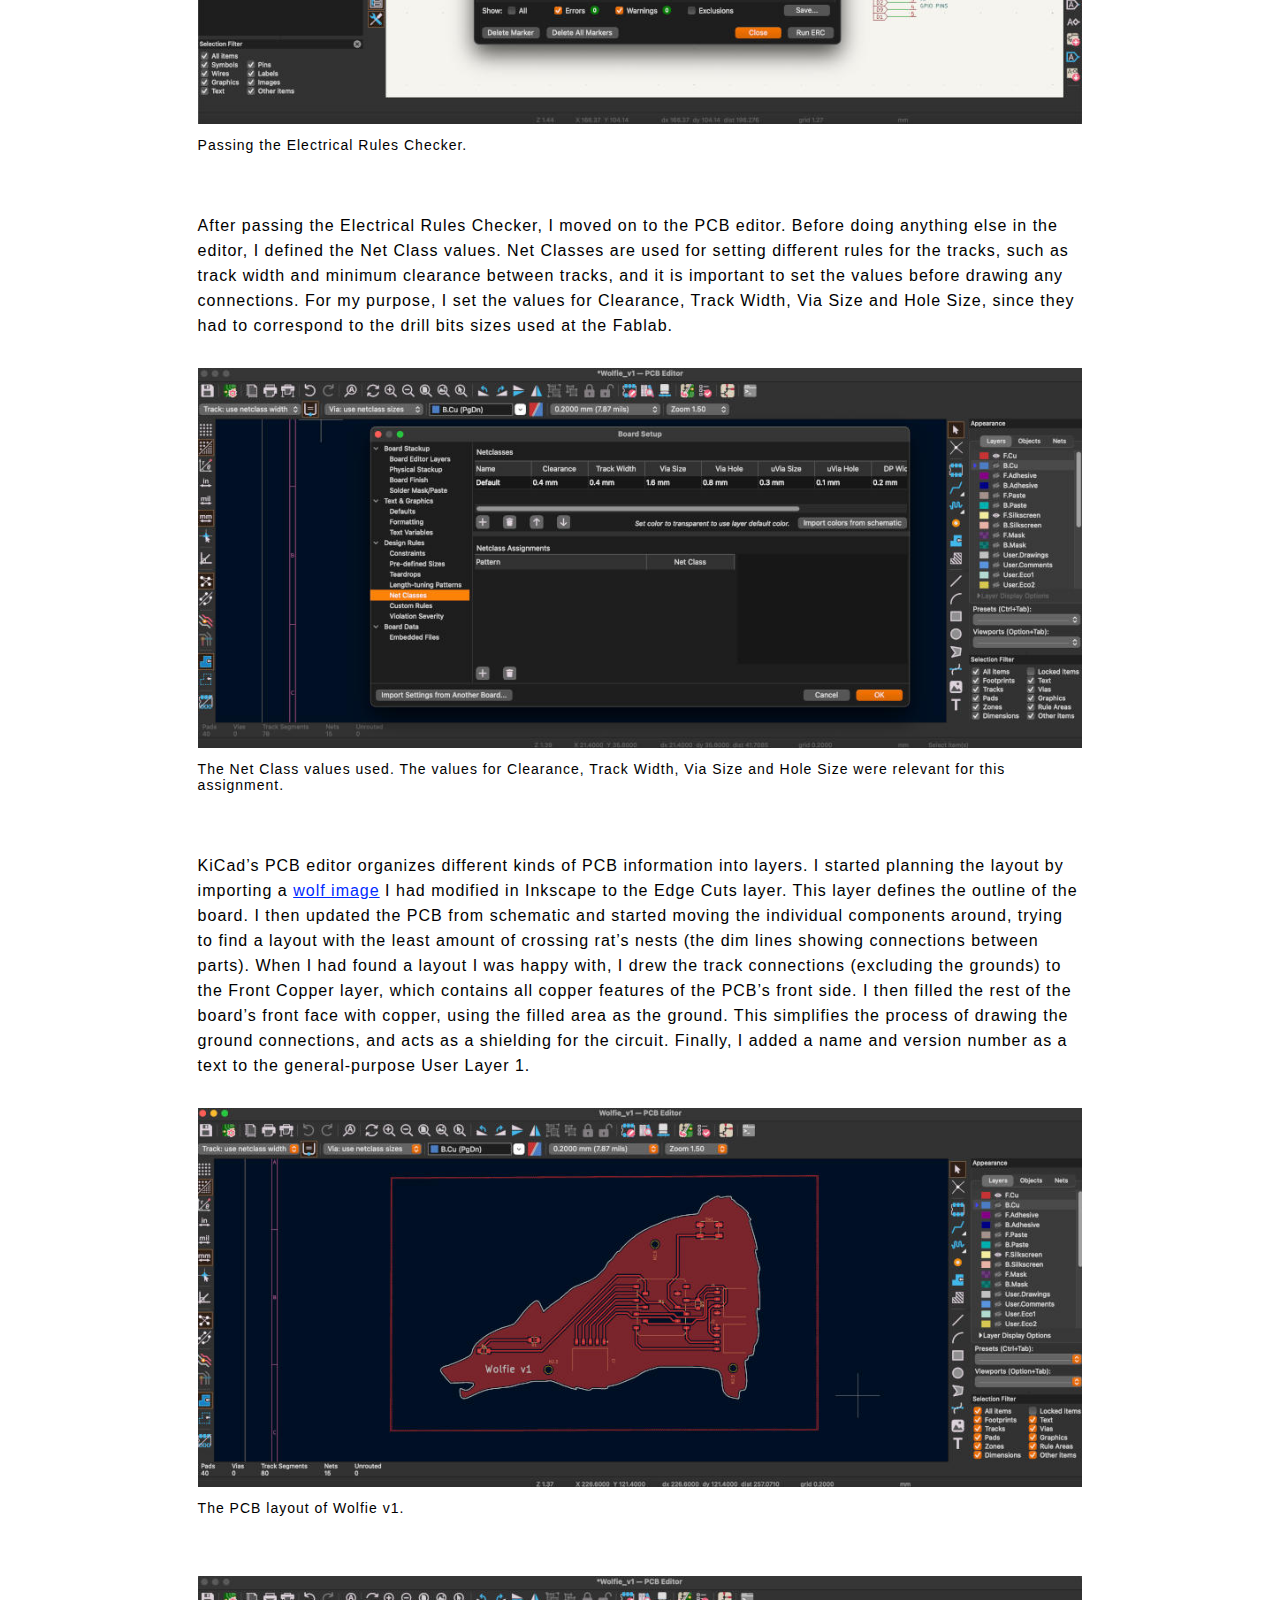
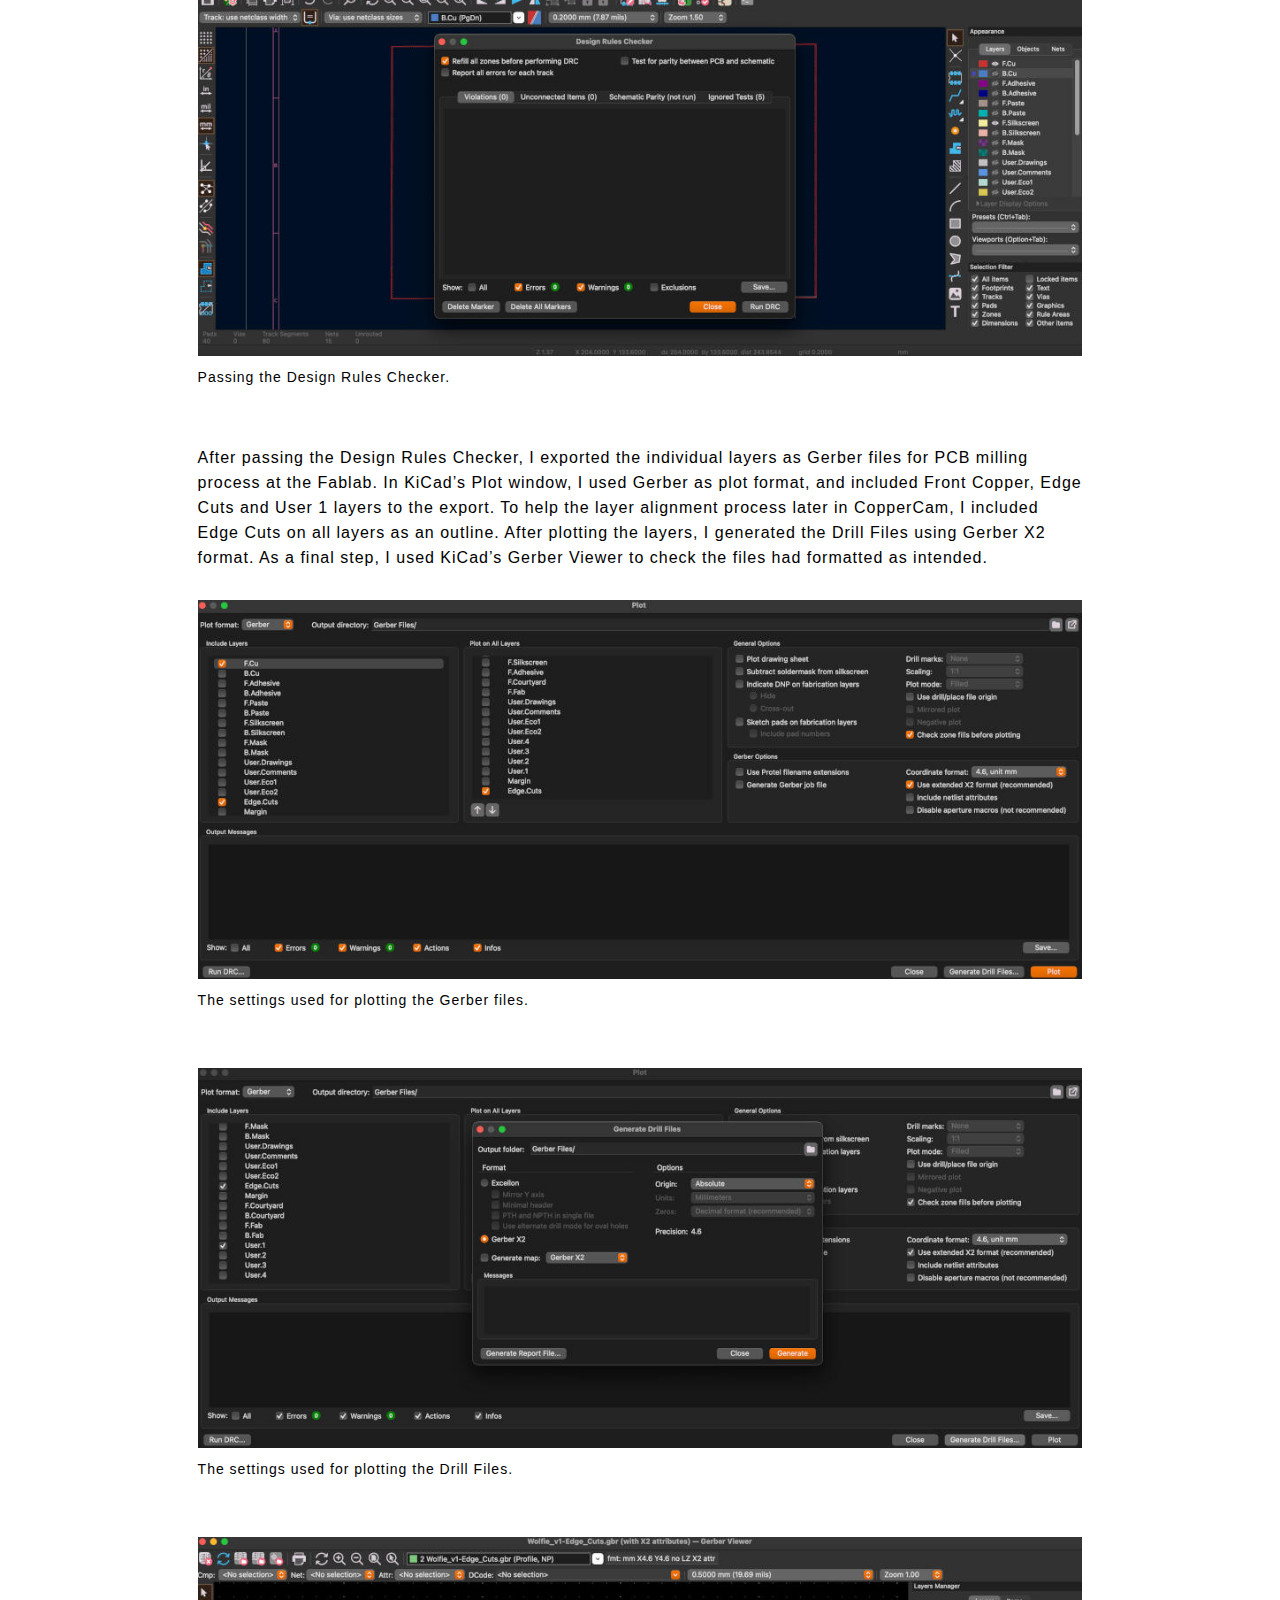
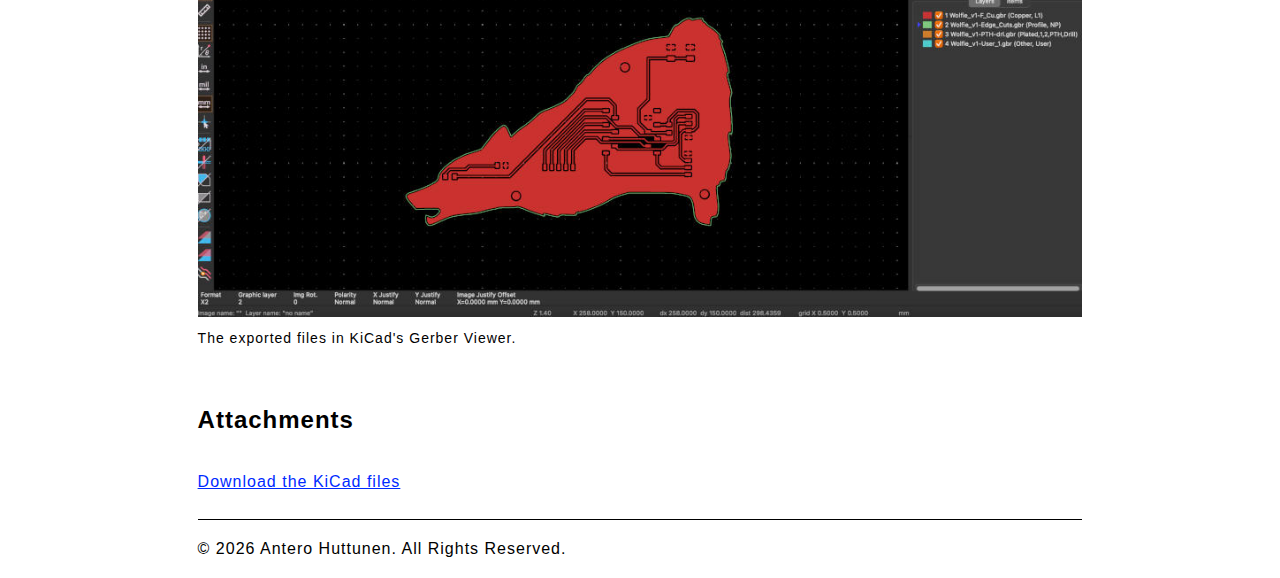
<file: 07_electronics-design.html>
<!DOCTYPE html>
<html lang="en">
<head>
    <meta charset="UTF-8">
    <meta name="viewport" content="width=device-width, initial-scale=1.0">
    <title>Digital Fabrication Course Documentation</title>
    <link rel="stylesheet" href="style.css">
</head>
<body>
    <div class="container">
        <div class="header">
            <nav class="navbar">
                <ul>
                    <li><a href="index.html">Home</a></li>
                    <li><a href="about.html">About</a></li>
                    <li><a href="assignments.html">Assignments</a></li>
                </ul>
            </nav>
        </div>
        <div class="main-content">
            <main>
                <h1>Assignment 07: Electronics Design</h1>
                    <!-- <figure>
                            <img src="Media/07 Electronics Design/3d layout.jpg" alt="A screenshot of the final board layout.">
                            <figcaption>The Wolf circuit board I designed for this week.</figcaption>
                    </figure> -->
                    <h2>My Approach to Electronics Design</h2>
                        <p>In many ways, electronics design relates directly to my practice, as I have been long interested in building my own equipment. I am mostly interested in building audio-related tools, such as synthesizer modules, standalone instruments and electric guitar equipment, but also see many possibilities in other things I do – like building art installations. The know-how of designing and building electronics is really beneficial for me, especially when done using EDA software like KiCad. The possibility to design and draw my own schematics and PCB layout digitally saves me time, helps me to be more intentional and allow me to design circuit boards that are easily reproduceable. It also allows me to produce more professional and reliable boards (when comparing to stripboard or perfboard), that will hopefully serve as well-functioning tools for many years after first put together.</p>
                    <h2>My Design</h2>
                        <figure>
                            <img src="Media/07 Electronics Design/circuit.jpg" alt="A screenshot of the circuit schematics.">
                            <figcaption>The schematics of the board.</figcaption>
                        </figure>
                        <p>For this weeks assignment, I designed a simple circuit board around XIAO RP2040 module using KiCad. For this design, I used Fablab’s KiCad library with surface-mount parts. I started my design by adding a Generic Socket XIAO module from the symbol library. This particular symbol uses pin sockets as its footprint, which makes it possible to swap between different XIAO modules. I added different power symbols (3.3V and ground) to the schematics, and attached power flags to them. I then continued by adding a circuit for LED to one of the GPIO pins, which consists of an orange LED, 100ohm resistor and a ground symbol. For another GPIO, I added a circuit for a button with 10k pull-up resistor. I added an option for I2C and UART connections, using 4-pin pin sockets for both of them. For the remaining GPIO pins, I used a 5-pin pin socket as a break out. Lastly, I added the drill bits to the schematics, since the Fablab library already had existing footprints with adjusted fitting tolerances for them.</p>
                        <figure>
                            <img src="Media/07 Electronics Design/ERC.jpg" alt="A screenshot of the Electrics Rules Checker.">
                            <figcaption>Passing the Electrical Rules Checker.</figcaption>
                        </figure>
                        <p>After passing the Electrical Rules Checker, I moved on to the PCB editor. Before doing anything else in the editor, I defined the Net Class values. Net Classes are used for setting different rules for the tracks, such as track width and minimum clearance between tracks, and it is important to set the values before drawing any connections. For my purpose, I set the values for Clearance, Track Width, Via Size and Hole Size, since they had to correspond to the drill bits sizes used at the Fablab.</p>
                        <figure>
                            <img src="Media/07 Electronics Design/netclasses.jpg" alt="A screenshot of the net classes window.">
                            <figcaption>The Net Class values used. The values for Clearance, Track Width, Via Size and Hole Size were relevant for this assignment.</figcaption>
                        </figure>
                        <p>KiCad’s PCB editor organizes different kinds of PCB information into layers. I started planning the layout by importing a <a href="https://www.clipartmax.com/middle/m2i8A0N4d3K9d3H7_wolf-silhouette-vector-image-public-domain-vectors-wolf-silhouette/">wolf image</a> I had modified in Inkscape to the Edge Cuts layer. This layer defines the outline of the board. I then updated the PCB from schematic and started moving the individual components around, trying to find a layout with the least amount of crossing rat’s nests (the dim lines showing connections between parts). When I had found a layout I was happy with, I drew the track connections (excluding the grounds) to the Front Copper layer, which contains all copper features of the PCB’s front side. I then filled the rest of the board’s front face with copper, using the filled area as the ground. This simplifies the process of drawing the ground connections, and acts as a shielding for the circuit. Finally, I added a name and version number as a text to the general-purpose User Layer 1.</p>
                        <figure>
                            <img src="Media/07 Electronics Design/layout.jpg" alt="A screenshot of the final PCB layout.">
                            <figcaption>The PCB layout of Wolfie v1.</figcaption>
                        </figure>
                        <figure>
                            <img src="Media/07 Electronics Design/DRC.jpg" alt="A screenshot of the Design Rules Checker.">
                            <figcaption>Passing the Design Rules Checker.</figcaption>
                        </figure>
                        <p>After passing the Design Rules Checker, I exported the individual layers as Gerber files for PCB milling process at the Fablab. In KiCad’s Plot window, I used Gerber as plot format, and included Front Copper, Edge Cuts and User 1 layers to the export. To help the layer alignment process later in CopperCam, I included Edge Cuts on all layers as an outline. After plotting the layers, I generated the Drill Files using Gerber X2 format. As a final step, I used KiCad’s Gerber Viewer to check the files had formatted as intended.</p>
                        <figure>
                            <img src="Media/07 Electronics Design/gerber_plot.jpg" alt="A screenshot of KiCAD's plot window.">
                            <figcaption>The settings used for plotting the Gerber files.</figcaption>
                        </figure>
                        <figure>
                            <img src="Media/07 Electronics Design/drill_files.jpg" alt="A screenshot of KiCAD's plot window.">
                            <figcaption>The settings used for plotting the Drill Files.</figcaption>
                        </figure>
                        <figure>
                            <img src="Media/07 Electronics Design/gerber_viewer.jpg" alt="A screenshot of KiCAD's Gerber Viewer.">
                            <figcaption>The exported files in KiCad's Gerber Viewer.</figcaption>
                        </figure>
                    <h2>Attachments</h2>
                        <p><a href="Media/07 Electronics Design/Wolfie_v1.zip">Download the KiCad files</a></p>
            </main>
        </div>
        <div class="footer">
            <footer>© 2026 Antero Huttunen. All Rights Reserved.</footer>
        </div>
    </div>
</body>
</html>
</file>
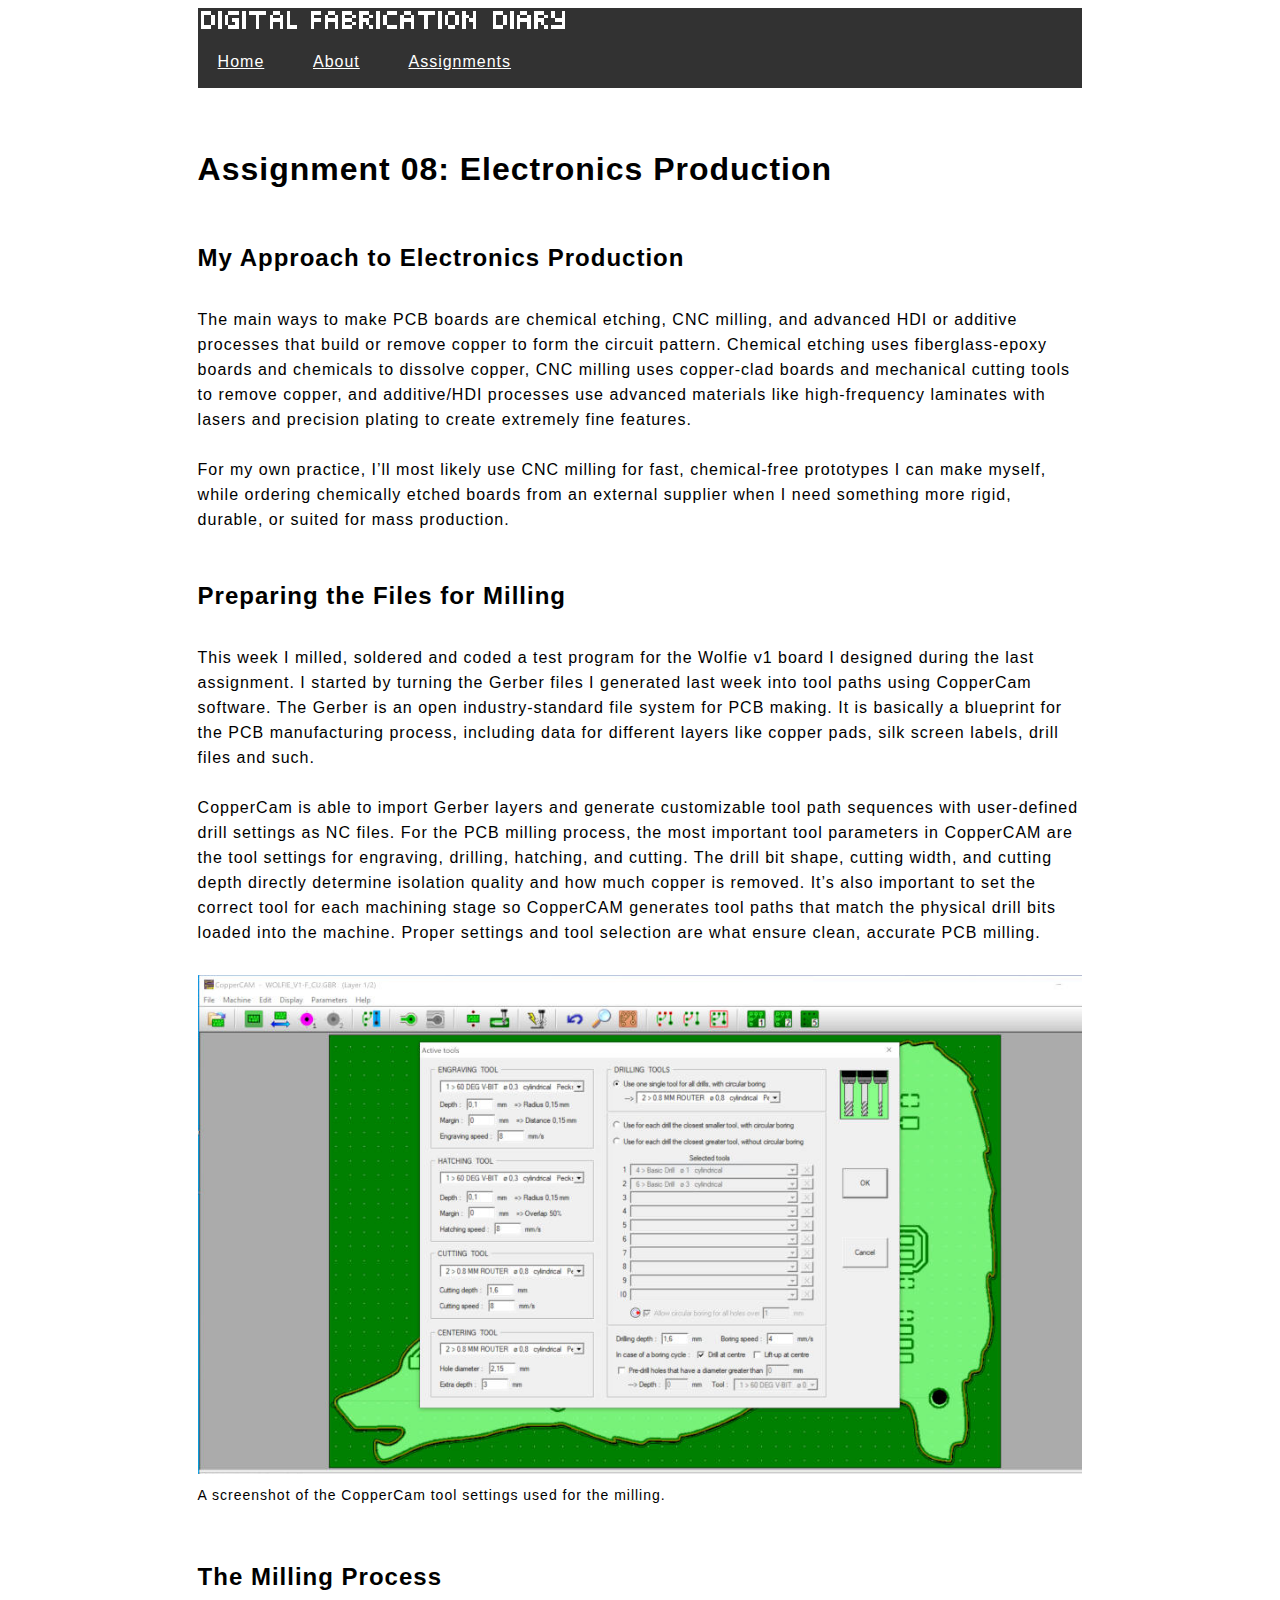
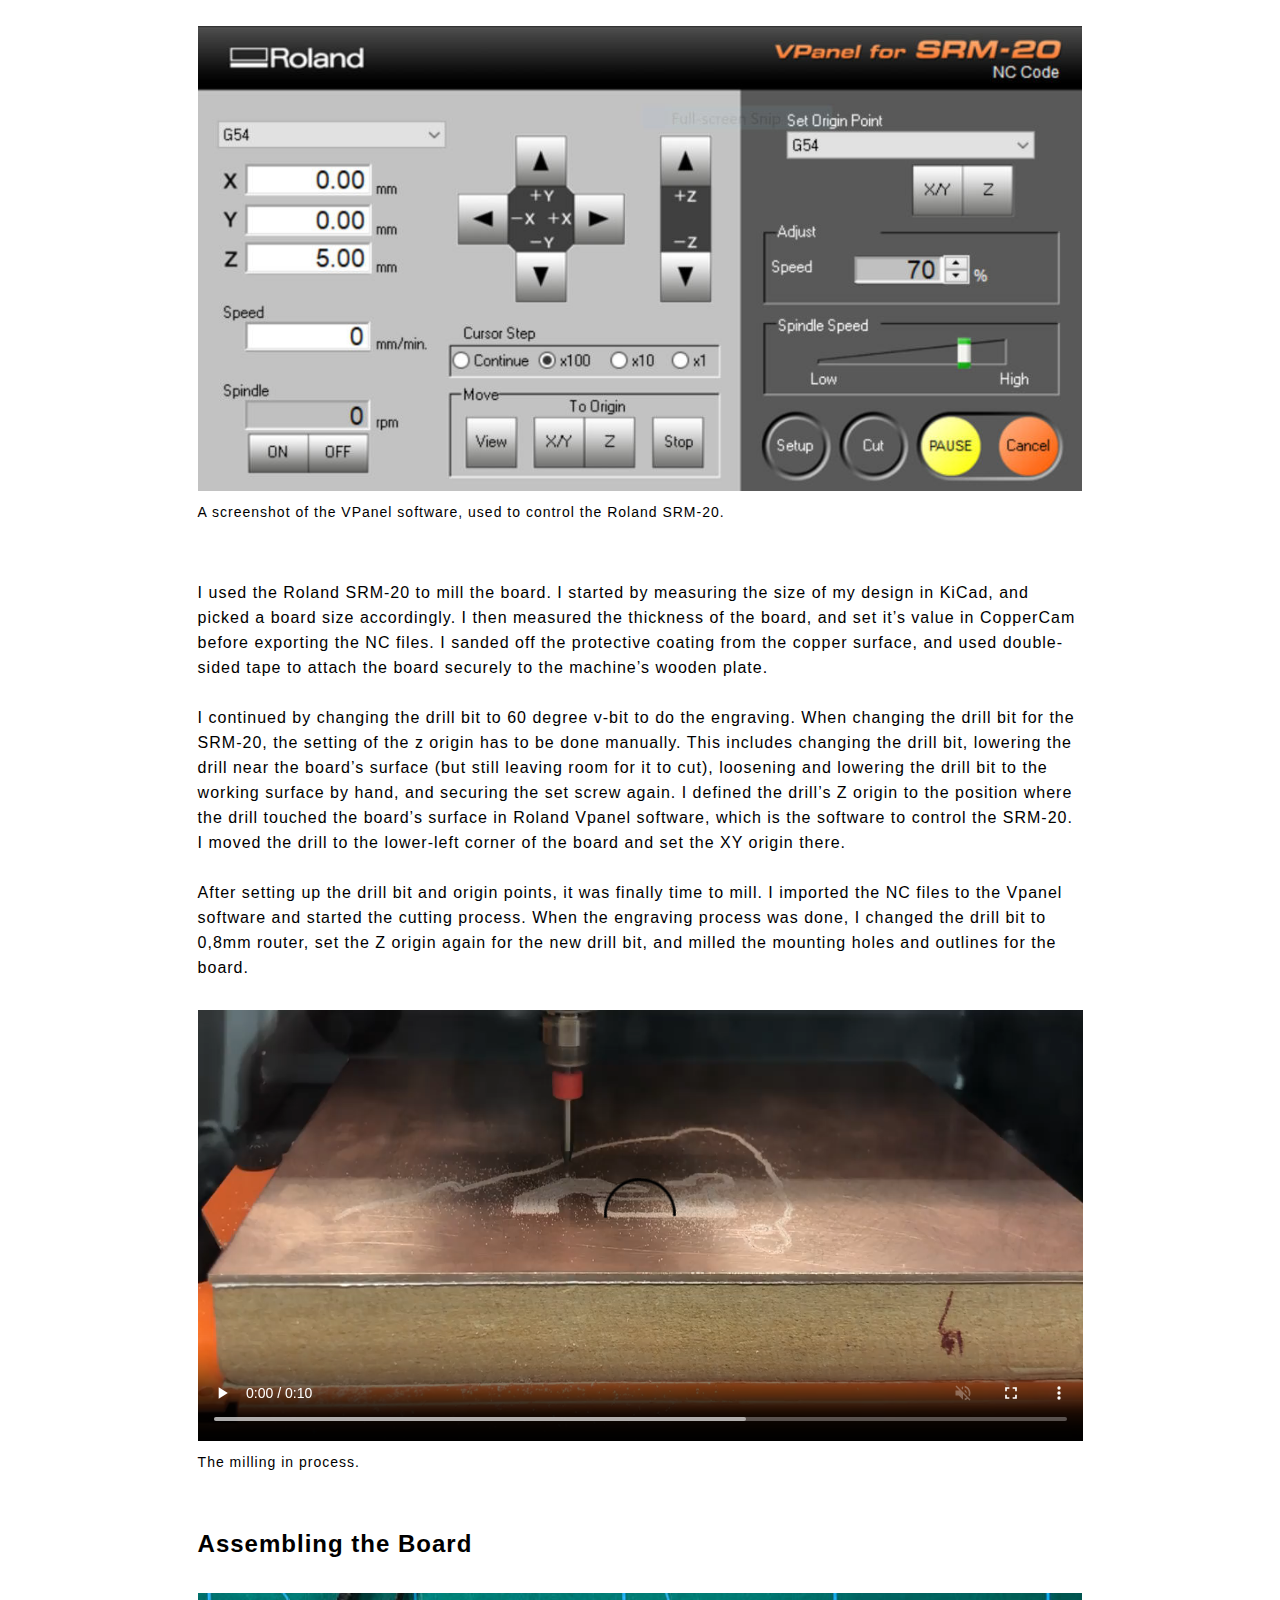
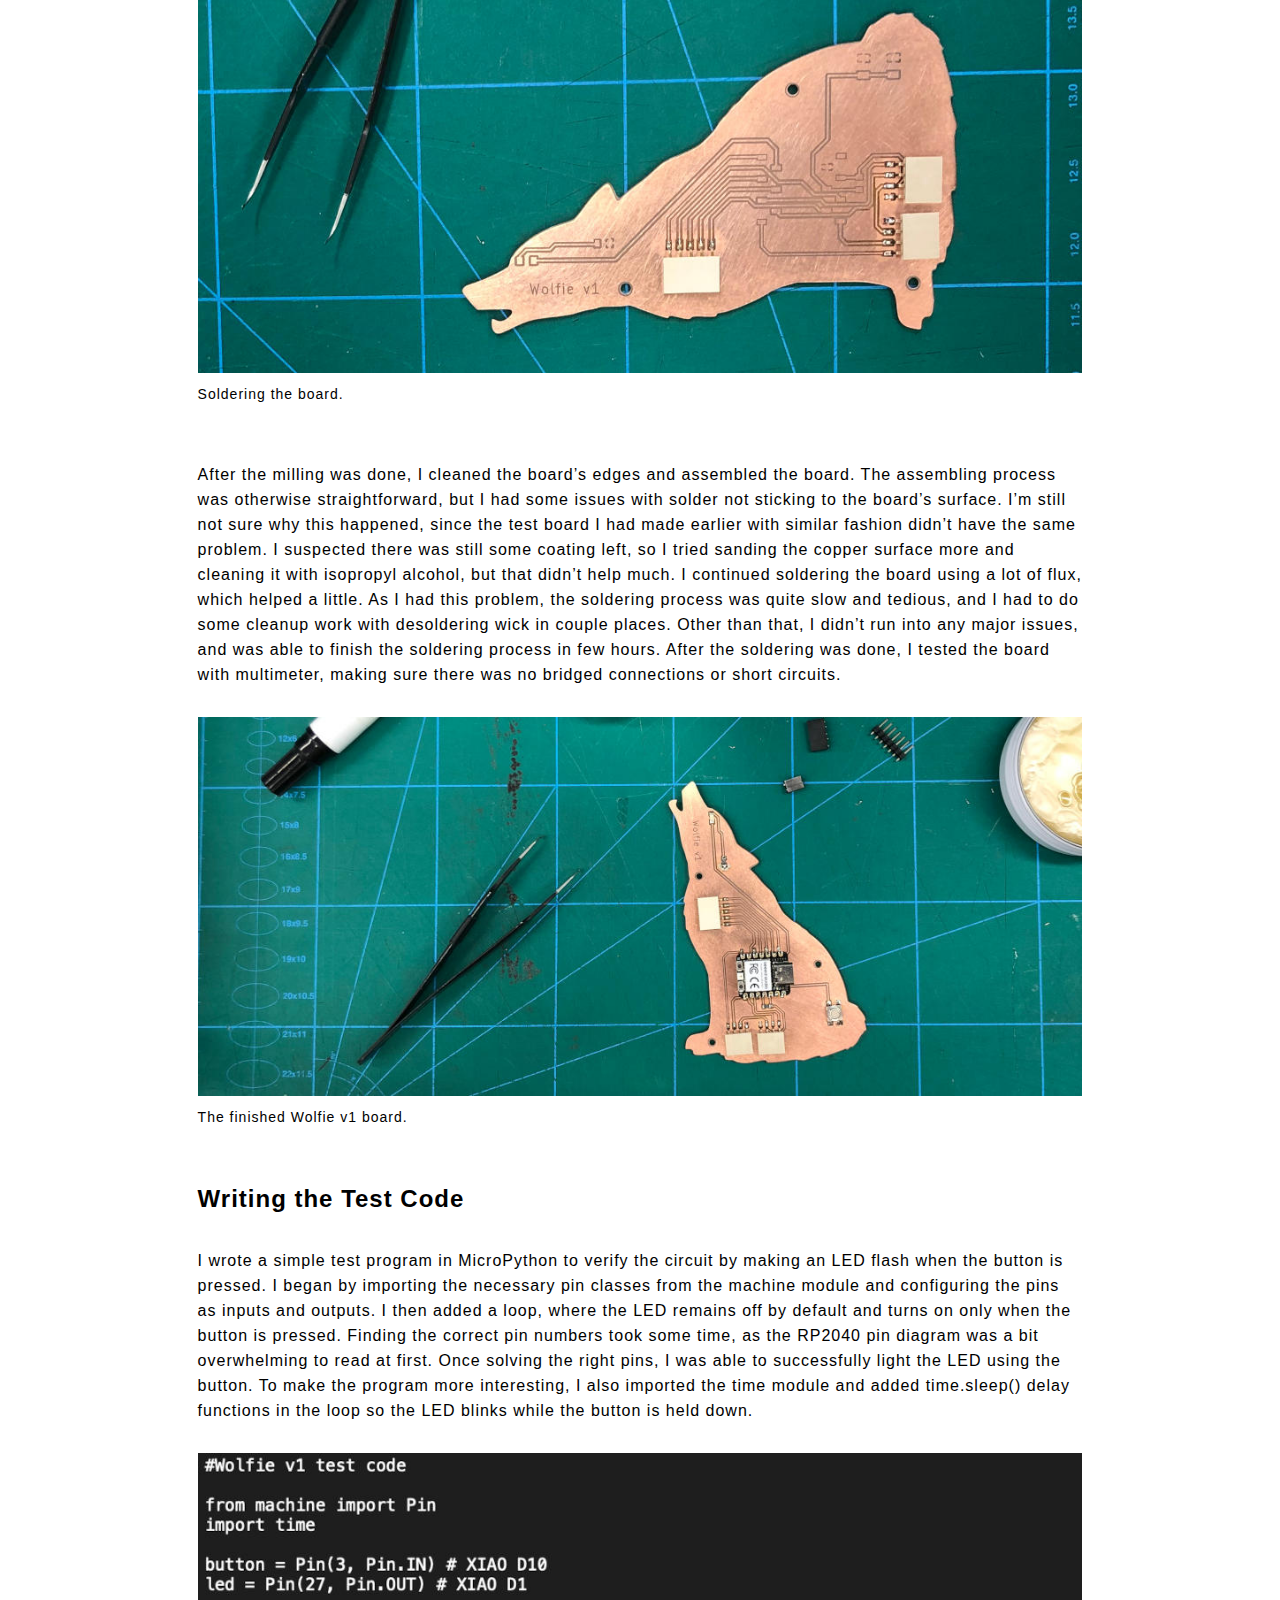
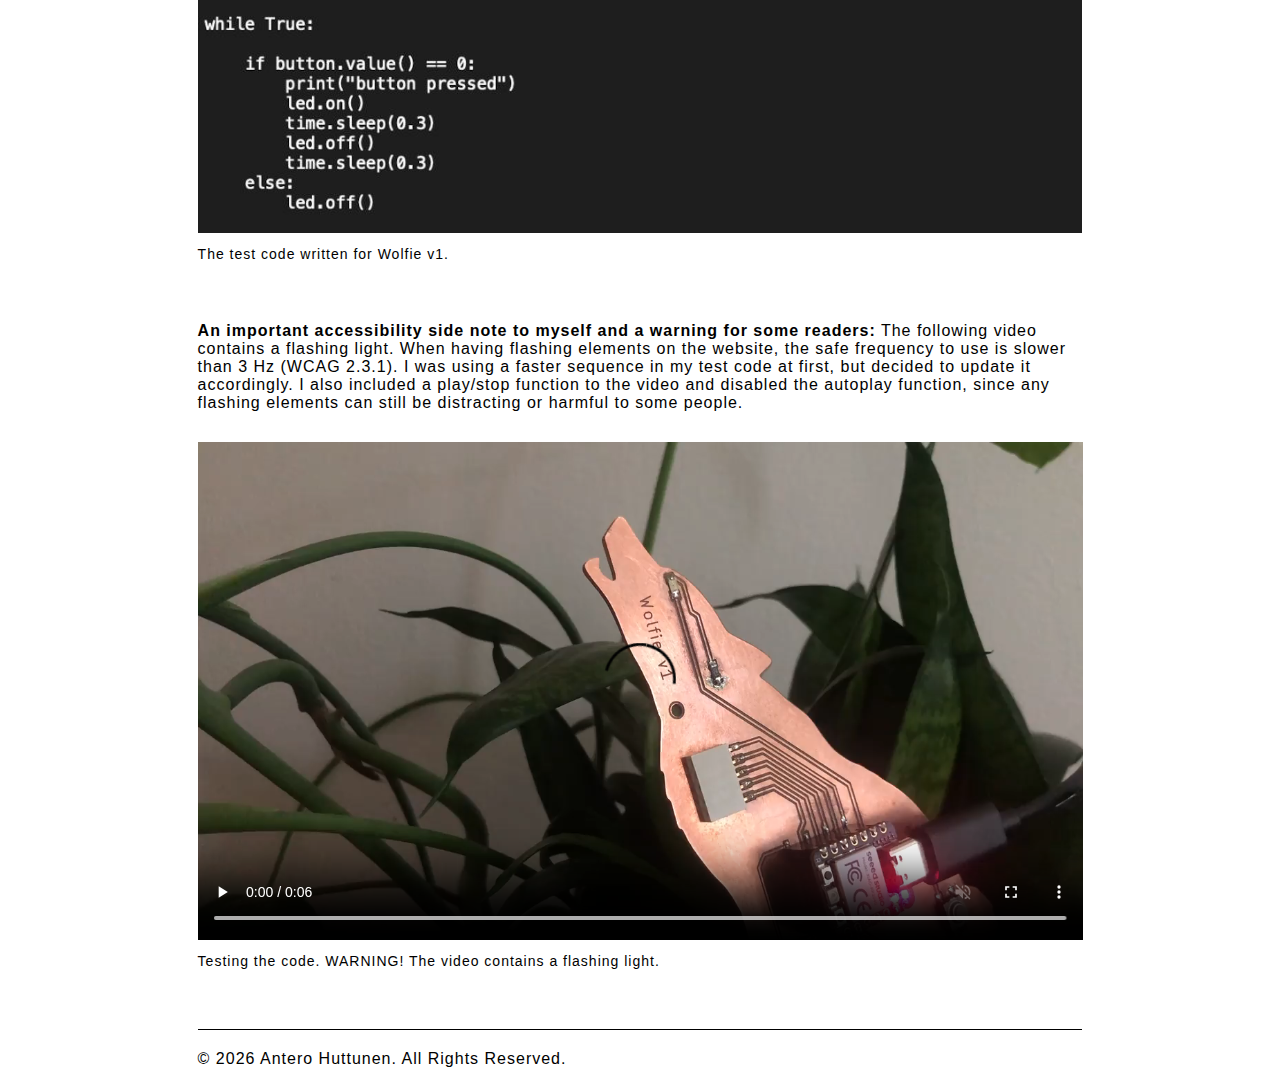
<file: 08_electronics-production.html>
<!DOCTYPE html>
<html lang="en">
<head>
    <meta charset="UTF-8">
    <meta name="viewport" content="width=device-width, initial-scale=1.0">
    <title>Digital Fabrication Course Documentation</title>
    <link rel="stylesheet" href="style.css">
</head>
<body>
    <div class="container">
        <header>
            <div class="logo">
                <img src="Media/00/logo.png"alt="logo">
            </div>
            <nav class="navbar">
                <ul>
                    <li><a href="index.html">Home</a></li>
                    <li><a href="about.html">About</a></li>
                    <li><a href="assignments.html">Assignments</a></li>
                </ul>
            </nav>
        </header>
        <main>
            <h1>Assignment 08: Electronics Production</h1>
                <h2>My Approach to Electronics Production</h2>
                    <p>The main ways to make PCB boards are chemical etching, CNC milling, and advanced HDI or additive processes that build or remove copper to form the circuit pattern. Chemical etching uses fiberglass‑epoxy boards and chemicals to dissolve copper, CNC milling uses copper‑clad boards and mechanical cutting tools to remove copper, and additive/HDI processes use advanced materials like high‑frequency laminates with lasers and precision plating to create extremely fine features.</p>
                    <p>For my own practice, I’ll most likely use CNC milling for fast, chemical‑free prototypes I can make myself, while ordering chemically etched boards from an external supplier when I need something more rigid, durable, or suited for mass production.</p>
                <h2>Preparing the Files for Milling</h2>
                    <p>This week I milled, soldered and coded a test program for the Wolfie v1 board I designed during the last assignment. I started by turning the Gerber files I generated last week into tool paths using CopperCam software. The Gerber is an open industry-standard file system for PCB making. It is basically a blueprint for the PCB manufacturing process, including data for different layers like copper pads, silk screen labels, drill files and such.</p>
                    <p>CopperCam is able to import Gerber layers and generate customizable tool path sequences with user‑defined drill settings as NC files. For the PCB milling process, the most important tool parameters in CopperCAM are the tool settings for engraving, drilling, hatching, and cutting. The drill bit shape, cutting width, and cutting depth directly determine isolation quality and how much copper is removed. It’s also important to set the correct tool for each machining stage so CopperCAM generates tool paths that match the physical drill bits loaded into the machine. Proper settings and tool selection are what ensure clean, accurate PCB milling.</p>
                    <figure>
                        <img src="Media/08 Electronics Production/coppercam.jpg" alt="">
                        <figcaption>A screenshot of the CopperCam tool settings used for the milling.</figcaption>
                    </figure>
                <h2>The Milling Process</h2>
                    <figure>
                        <img src="Media/08 Electronics Production/vpanel.jpg" alt="">
                        <figcaption>A screenshot of the VPanel software, used to control the Roland SRM-20.</figcaption>
                    </figure>
                    <p>I used the Roland SRM-20 to mill the board. I started by measuring the size of my design in KiCad, and picked a board size accordingly. I then measured the thickness of the board, and set it’s value in CopperCam before exporting the NC files. I sanded off the protective coating from the copper surface, and used double-sided tape to attach the board securely to the machine’s wooden plate.</p>
                    <p>I continued by changing the drill bit to 60 degree v-bit to do the engraving. When changing the drill bit for the SRM-20, the setting of the z origin has to be done manually. This includes changing the drill bit, lowering the drill near the board’s surface (but still leaving room for it to cut), loosening and lowering the drill bit to the working surface by hand, and securing the set screw again. I defined the drill’s Z origin to the position where the drill touched the board’s surface in Roland Vpanel software, which is the software to control the SRM-20. I moved the drill to the lower-left corner of the board and set the XY origin there.</p>
                    <p>After setting up the drill bit and origin points, it was finally time to mill. I imported the NC files to the Vpanel software and started the cutting process. When the engraving process was done, I changed the drill bit to 0,8mm router, set the Z origin again for the new drill bit, and milled the mounting holes and outlines for the board.</p>
                    <figure>
                        <video src="Media/08 Electronics Production/milling.mp4" controls loop muted></video>
                        <figcaption>The milling in process.</figcaption>
                    </figure>
                <h2>Assembling the Board</h2>
                    <figure>
                        <img src="Media/08 Electronics Production/soldering.jpg" alt="">
                        <figcaption>Soldering the board.</figcaption>
                    </figure>
                    <p>After the milling was done, I cleaned the board’s edges and assembled the board. The assembling process was otherwise straightforward, but I had some issues with solder not sticking to the board’s surface. I’m still not sure why this happened, since the test board I had made earlier with similar fashion didn’t have the same problem. I suspected there was still some coating left, so I tried sanding the copper surface more and cleaning it with isopropyl alcohol, but that didn’t help much. I continued soldering the board using a lot of flux, which helped a little. As I had this problem, the soldering process was quite slow and tedious, and I had to do some cleanup work with desoldering wick in couple places. Other than that, I didn’t run into any major issues, and was able to finish the soldering process in few hours. After the soldering was done, I tested the board with multimeter, making sure there was no bridged connections or short circuits.</p>
                    <figure>
                        <img src="Media/08 Electronics Production/wolfie finished.jpg" alt="">
                        <figcaption>The finished Wolfie v1 board.</figcaption>
                    </figure>
                <h2>Writing the Test Code</h2>
                    <p>I wrote a simple test program in MicroPython to verify the circuit by making an LED flash when the button is pressed. I began by importing the necessary pin classes from the machine module and configuring the pins as inputs and outputs. I then added a loop, where the LED remains off by default and turns on only when the button is pressed. Finding the correct pin numbers took some time, as the RP2040 pin diagram was a bit overwhelming to read at first. Once solving the right pins, I was able to successfully light the LED using the button. To make the program more interesting, I also imported the time module and added time.sleep() delay functions in the loop so the LED blinks while the button is held down.</p>
                    <figure>
                        <img src="Media/08 Electronics Production/test code.jpg" alt="">
                        <figcaption>The test code written for Wolfie v1.</figcaption>
                    </figure>
                    <aside>
                        <strong>An important accessibility side note to myself and a warning for some readers:</strong> The following video contains a flashing light. When having flashing elements on the website, the safe frequency to use is slower than 3 Hz (WCAG 2.3.1). I was using a faster sequence in my test code at first, but decided to update it accordingly. I also included a play/stop function to the video and disabled the autoplay function, since any flashing elements can still be distracting or harmful to some people.
                    </aside>
                    <figure>
                        <video src="Media/08 Electronics Production/wolfie.mp4" controls muted></video>
                        <figcaption>Testing the code. WARNING! The video contains a flashing light.</figcaption>
                    </figure>
        </main>
        <footer>© 2026 Antero Huttunen. All Rights Reserved.</footer>
    </div>
</body>
</html>
</file>
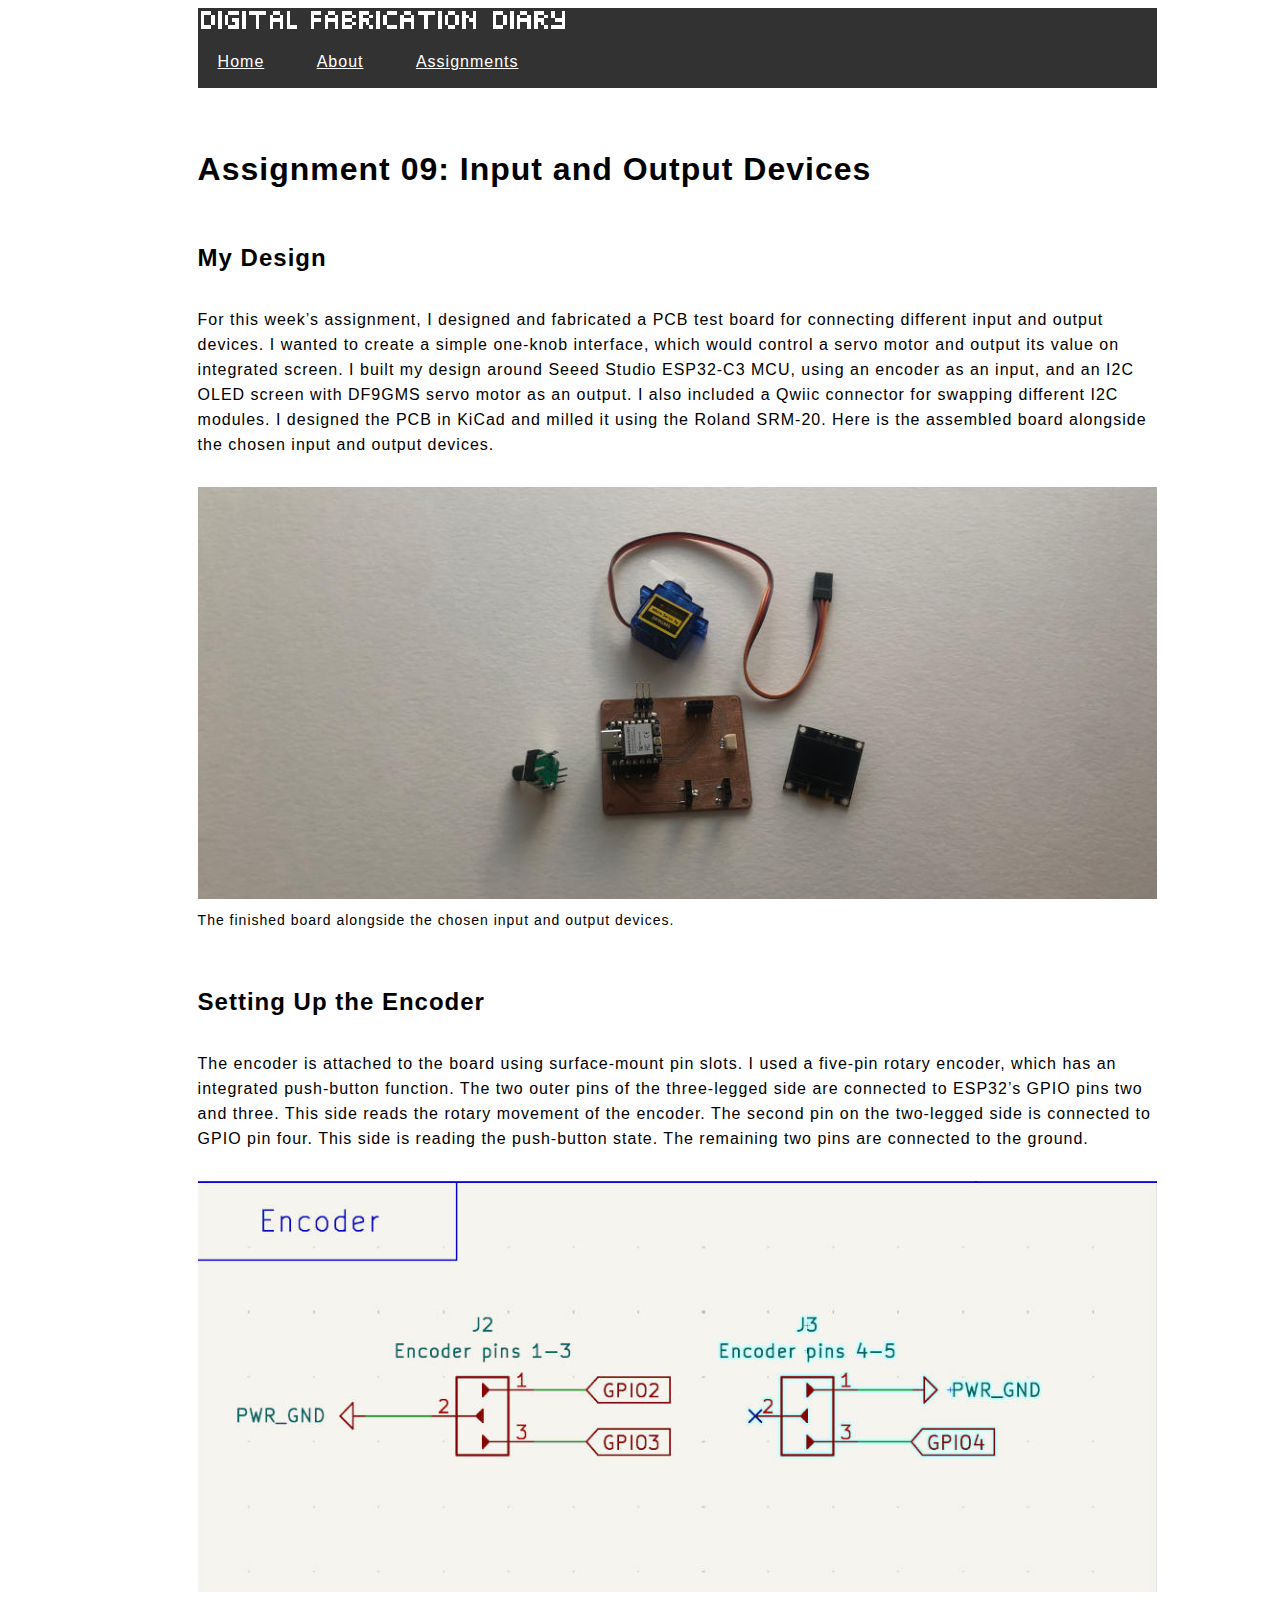
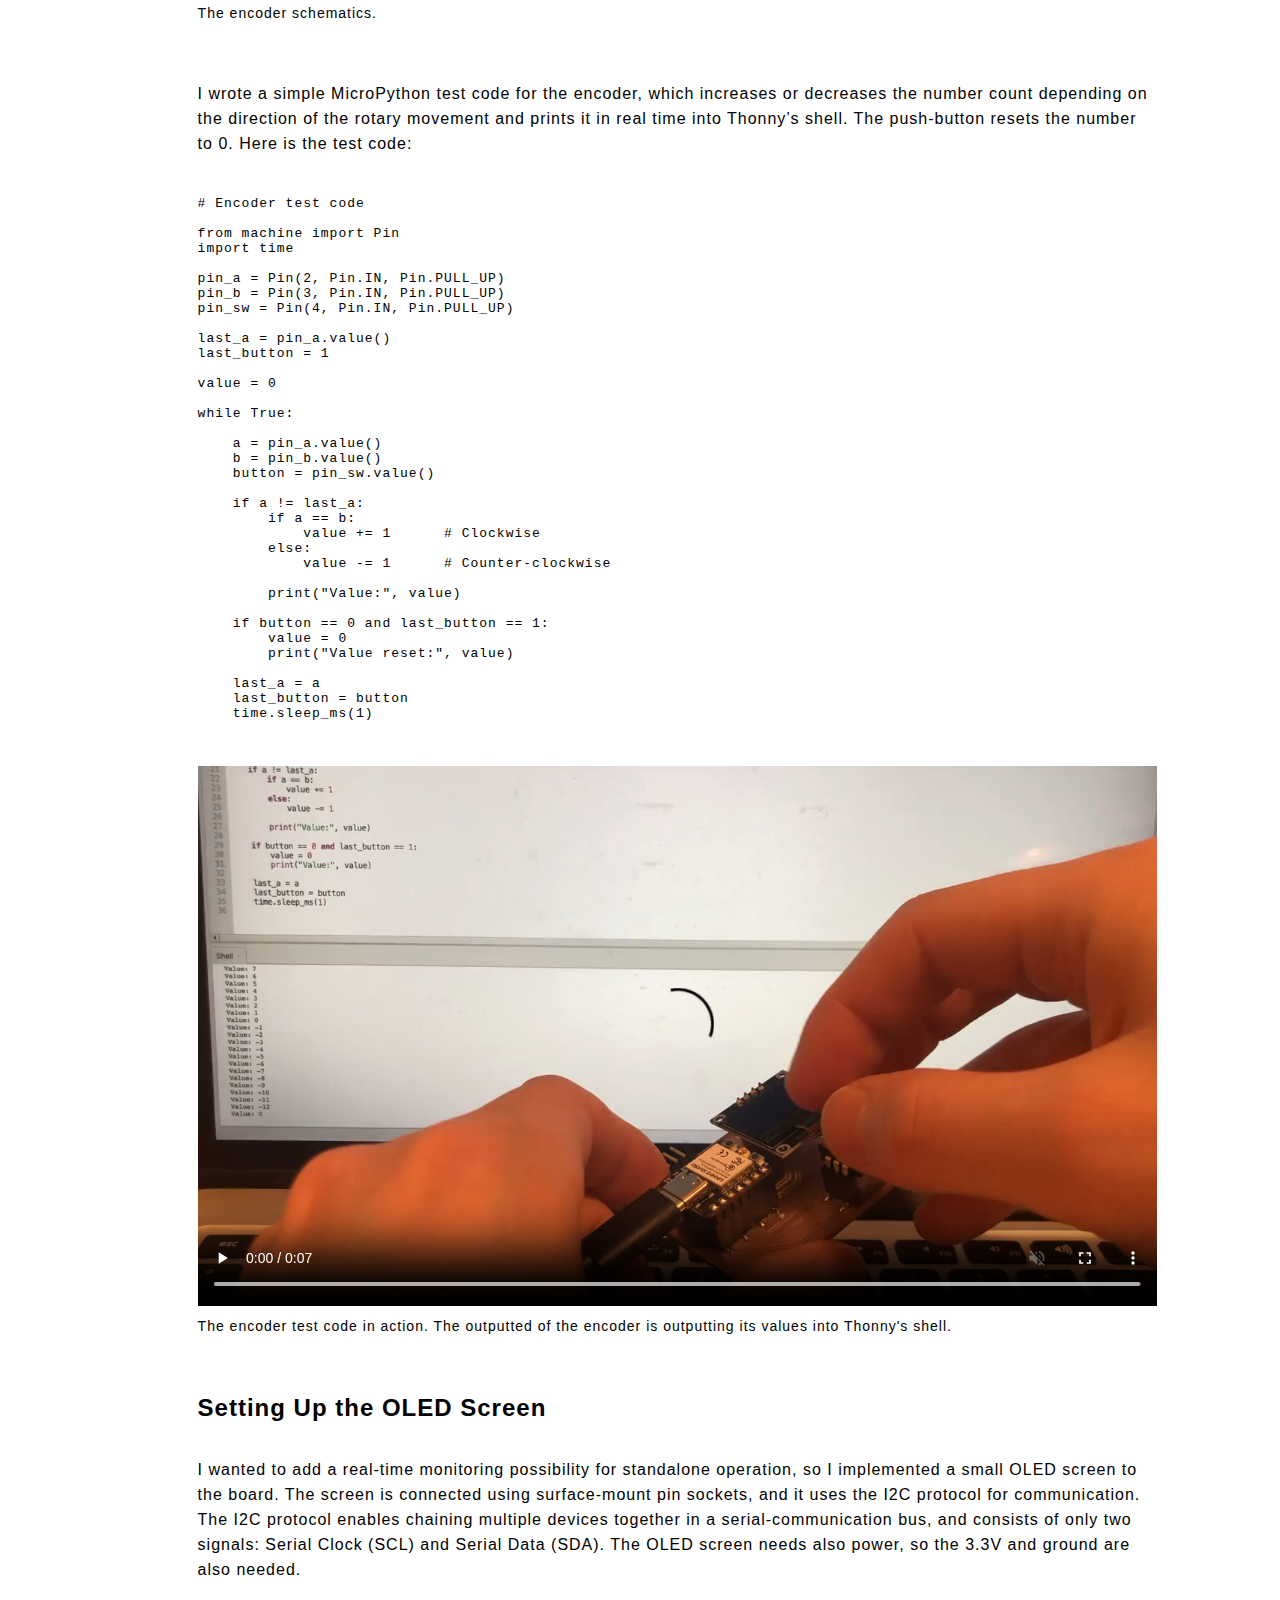
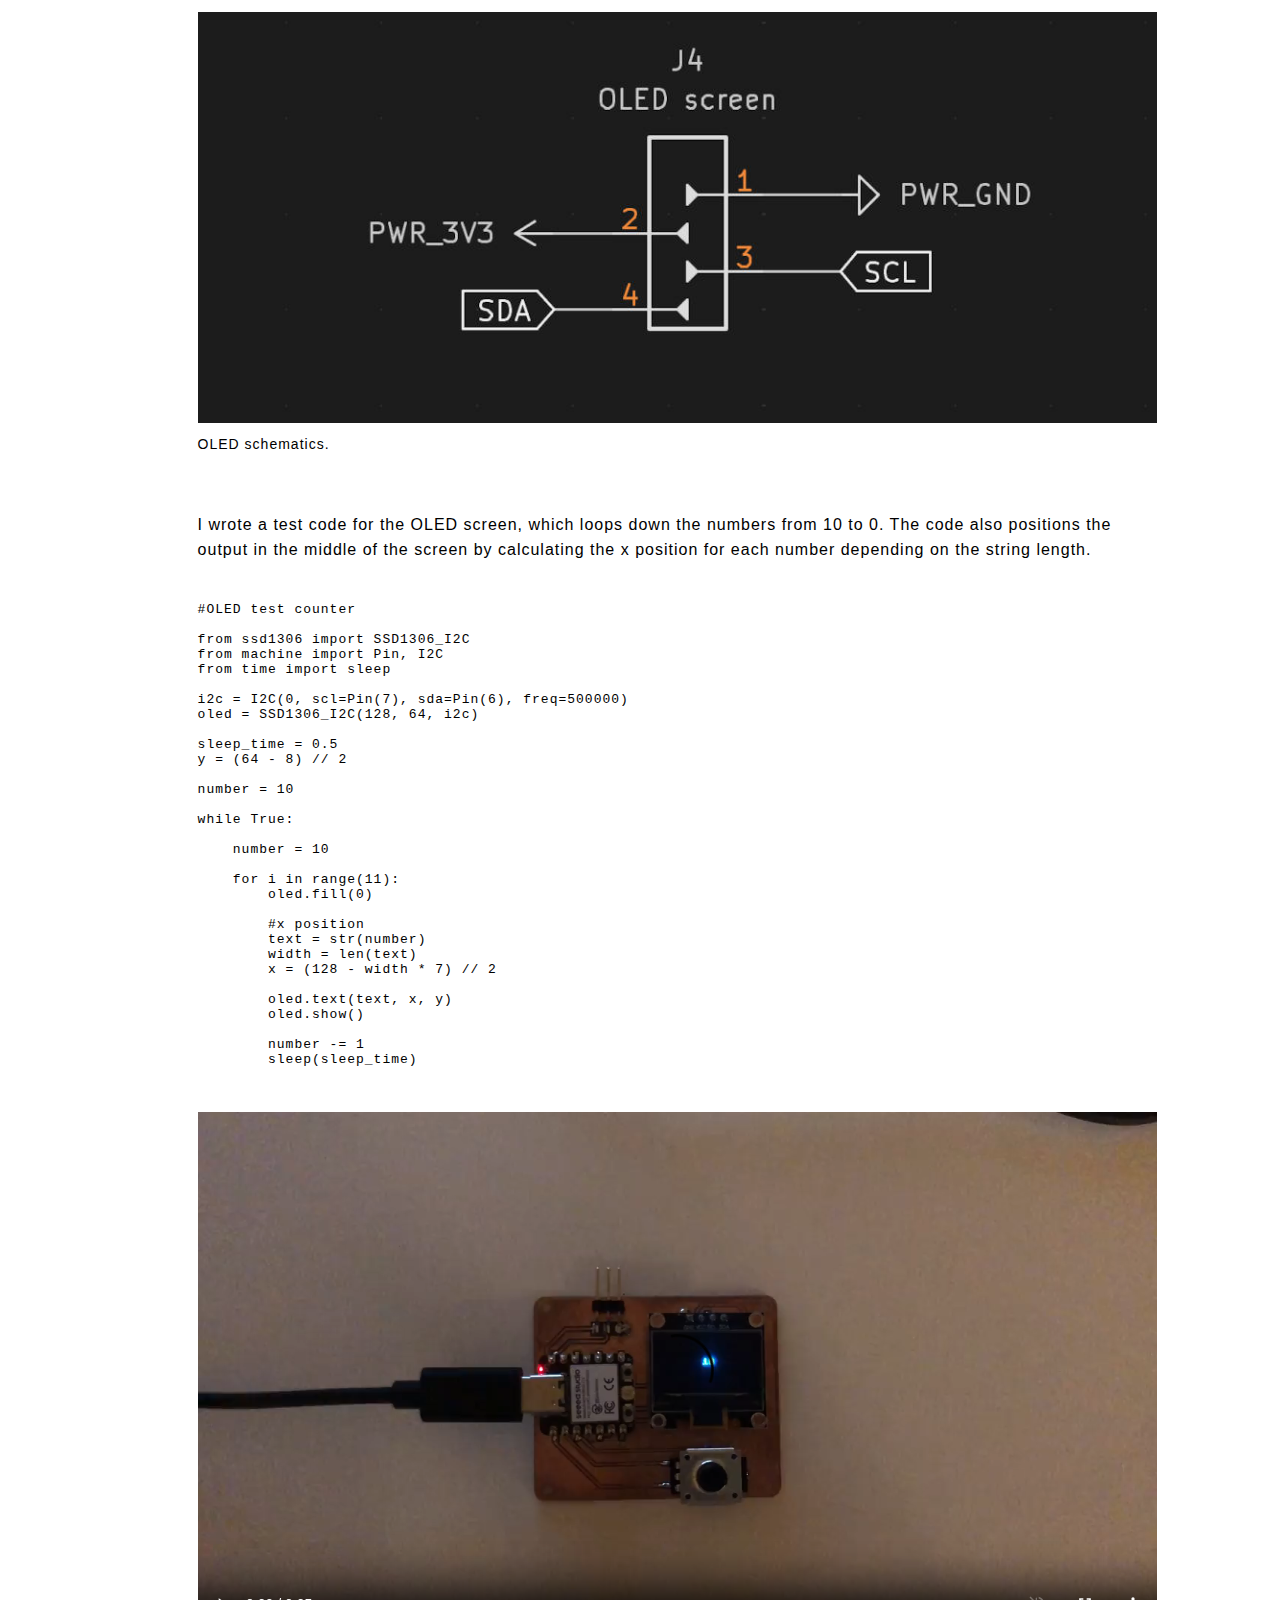
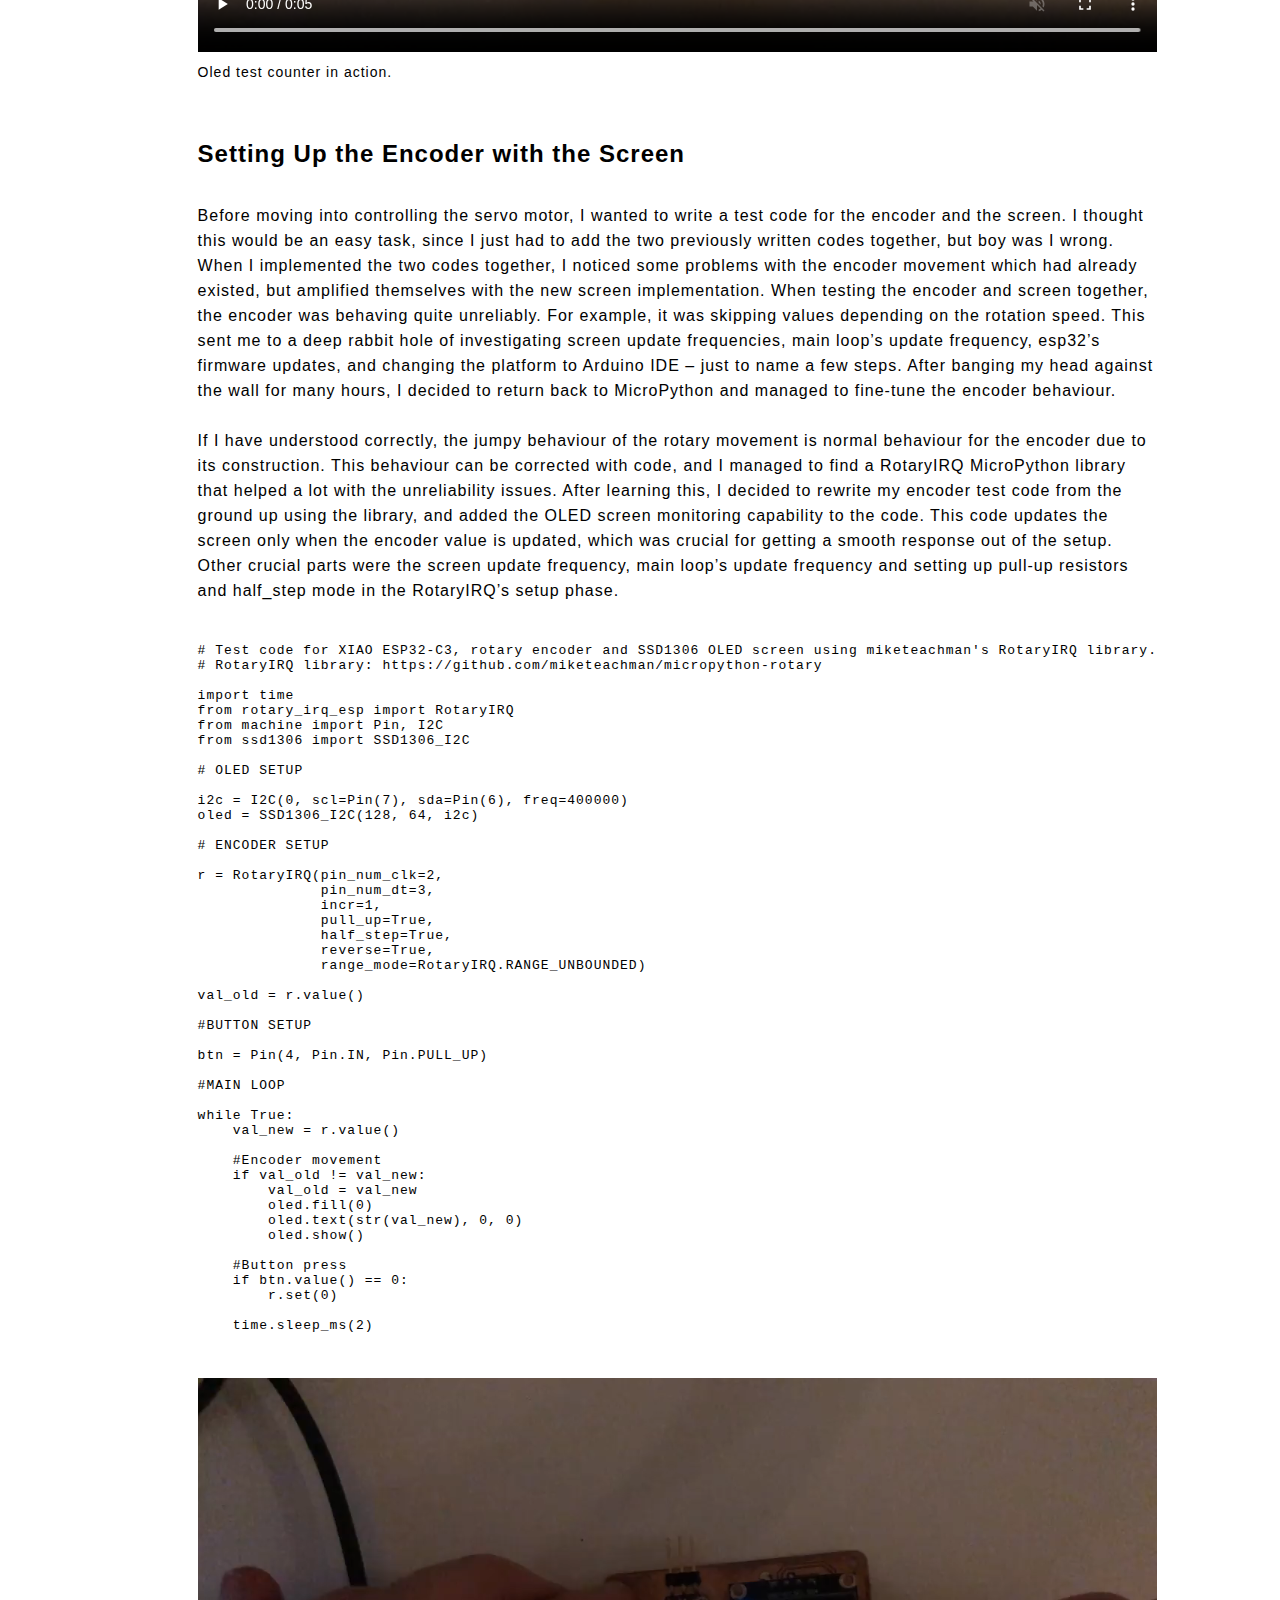
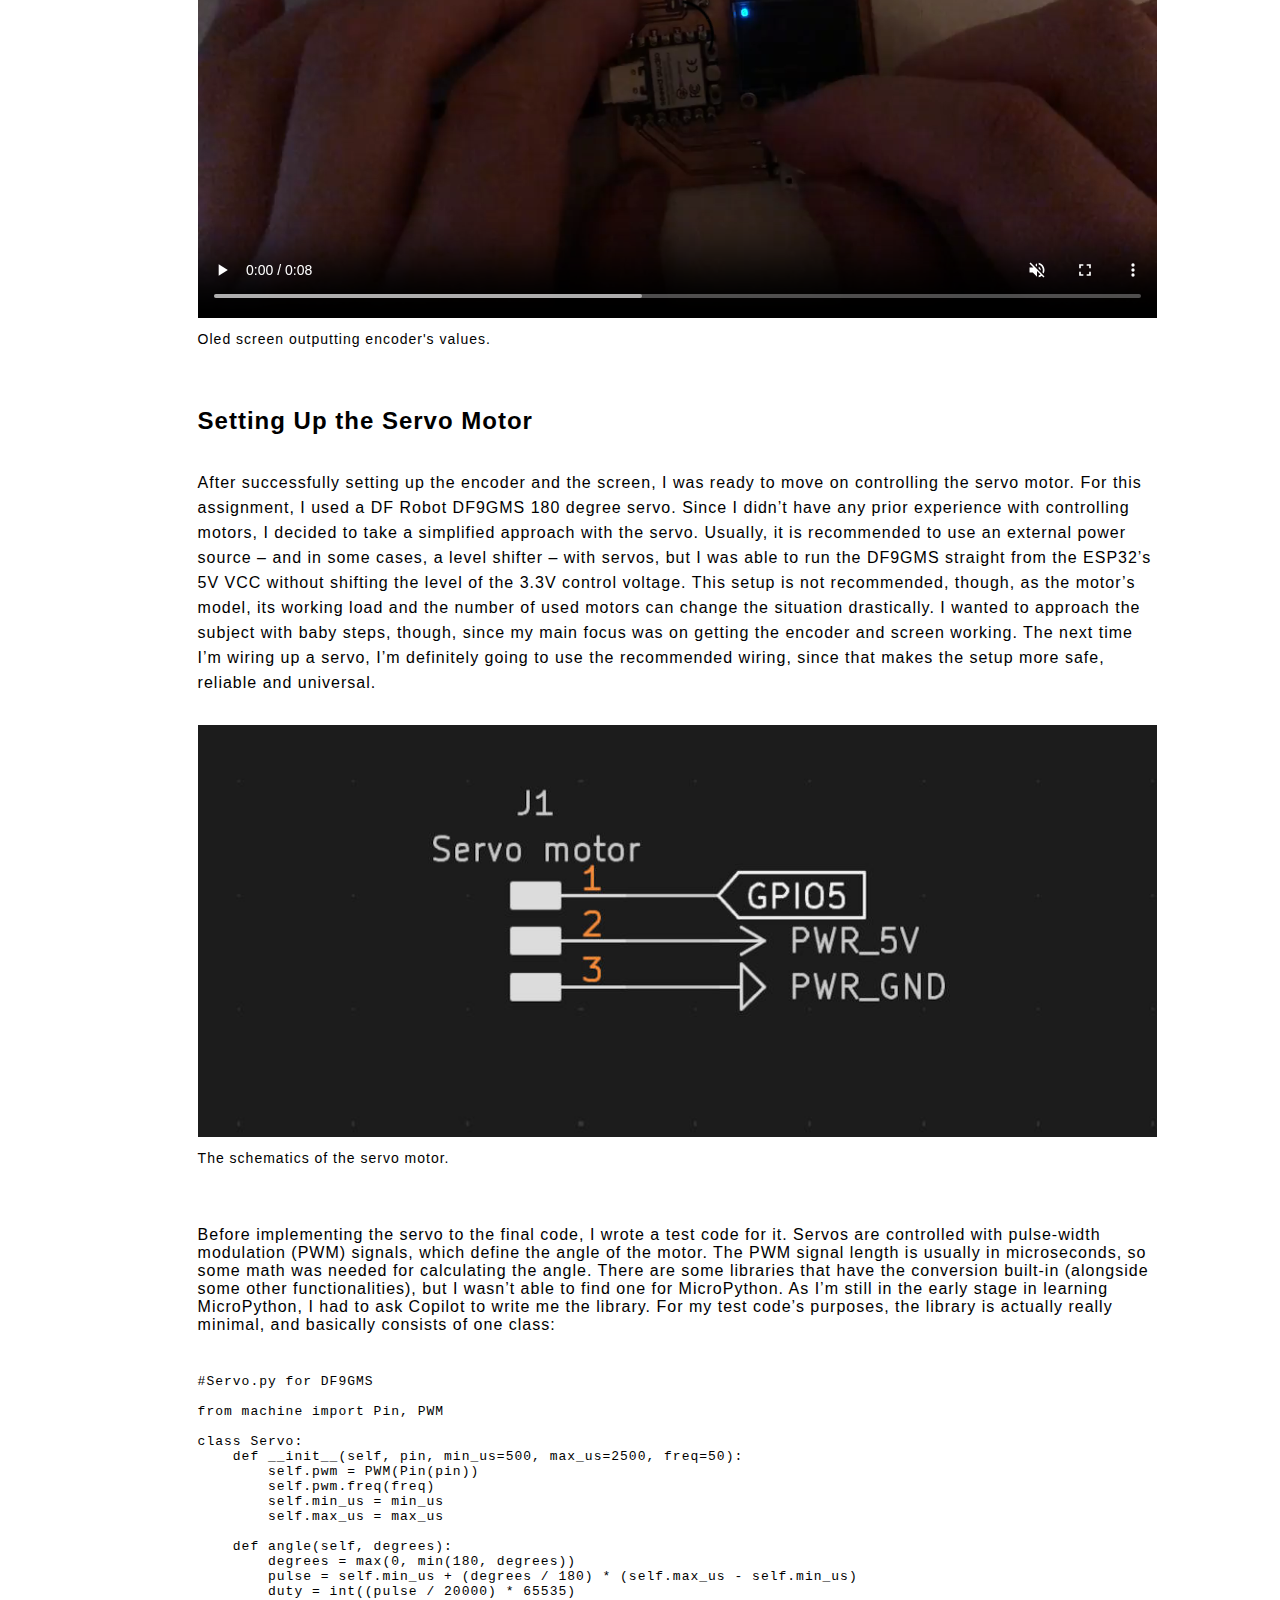
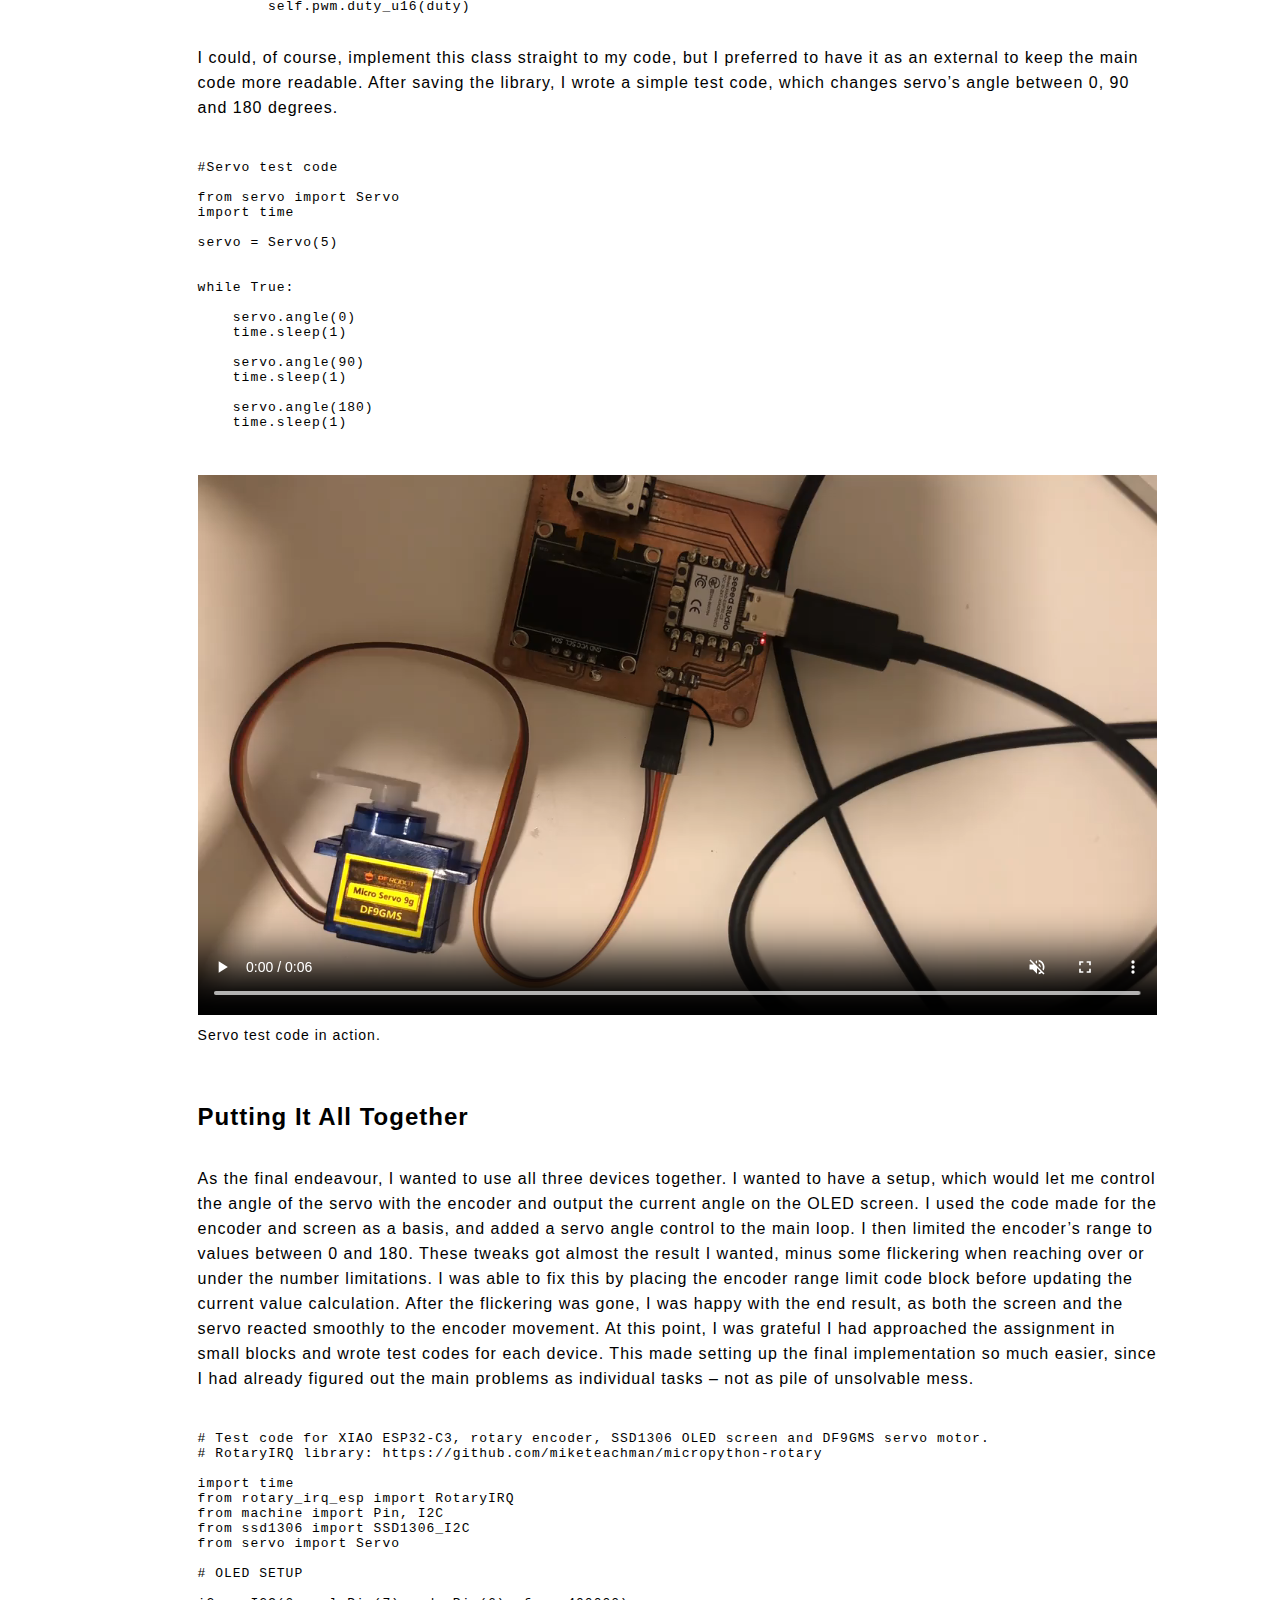
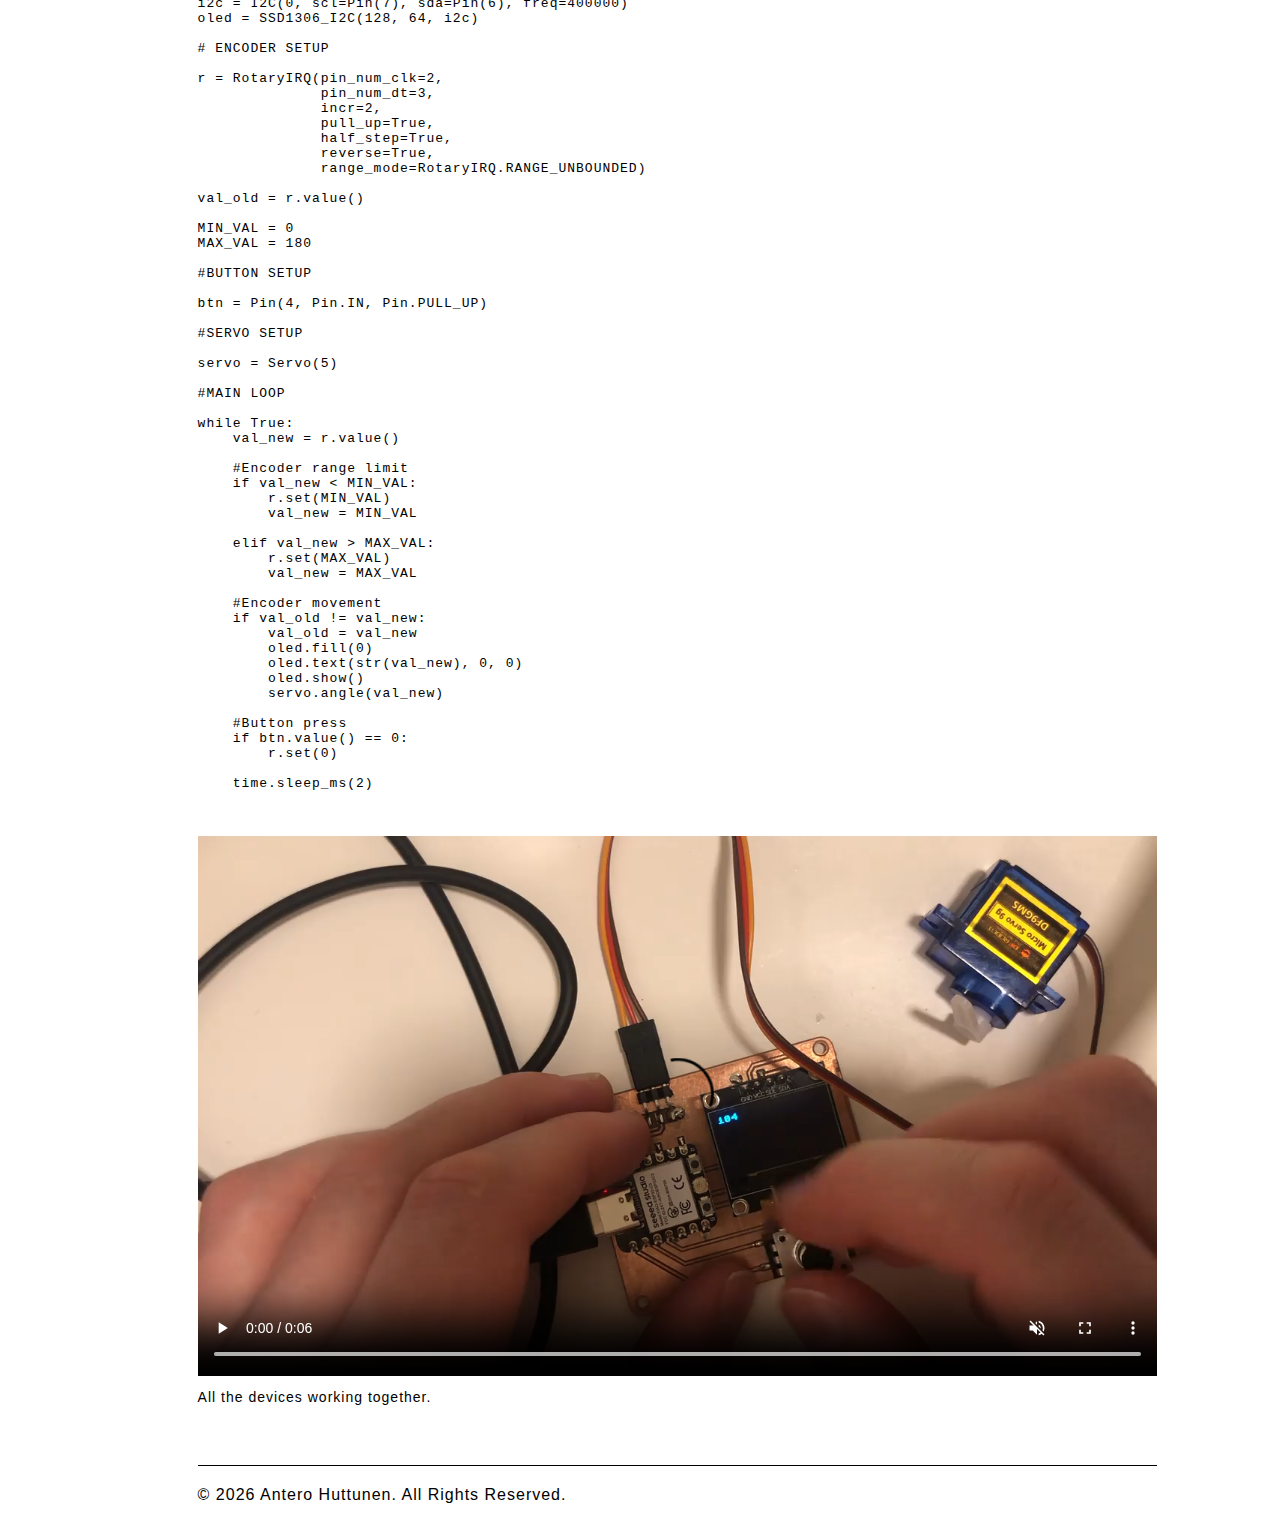
<file: 09_input-and-output-devices.html>
<!DOCTYPE html>
<html lang="en">
<head>
    <meta charset="UTF-8">
    <meta name="viewport" content="width=device-width, initial-scale=1.0">
    <title>Digital Fabrication Course Documentation</title>
    <link rel="stylesheet" href="style.css">
</head>
<body>
    <div class="container">
        <header>
            <div class="logo">
                <img src="Media/00/logo.png"alt="logo">
            </div>
            <nav class="navbar">
                <ul>
                    <li><a href="index.html">Home</a></li>
                    <li><a href="about.html">About</a></li>
                    <li><a href="assignments.html">Assignments</a></li>
                </ul>
            </nav>
        </header>
        <main>
            <h1>Assignment 09: Input and Output Devices</h1>
                <h2>My Design</h2>
                    <p>For this week’s assignment, I designed and fabricated a PCB test board for connecting different input and output devices. I wanted to create a simple one-knob interface, which would control a servo motor and output its value on integrated screen. I built my design around Seeed Studio ESP32-C3 MCU, using an encoder as an input, and an I2C OLED screen with DF9GMS servo motor as an output. I also included a Qwiic connector for swapping different I2C modules. I designed the PCB in KiCad and milled it using the Roland SRM-20. Here is the assembled board alongside the chosen input and output devices.</p>
                    <figure>
                        <img src="Media/09 Input and Output Devices/devices2.jpg" alt="A picture of the finished pcb board alongside with a servo motor, an encoder and an oled screen.">
                        <figcaption>The finished board alongside the chosen input and output devices.</figcaption>
                    </figure>
                <h2>Setting Up the Encoder</h2>
                    <p>The encoder is attached to the board using surface-mount pin slots. I used a five-pin rotary encoder, which has an integrated push-button function. The two outer pins of the three-legged side are connected to ESP32’s GPIO pins two and three. This side reads the rotary movement of the encoder. The second pin on the two-legged side is connected to GPIO pin four. This side is reading the push-button state. The remaining two pins are connected to the ground.</p>
                    <figure>
                        <img src="Media/09 Input and Output Devices/encoder schematic.jpg" alt="The encoder schematics.">
                        <figcaption>The encoder schematics.</figcaption>
                    </figure>
                    <p>I wrote a simple MicroPython test code for the encoder, which increases or decreases the number count depending on the direction of the rotary movement and prints it in real time into Thonny’s shell. The push-button resets the number to 0. Here is the test code:</p>
                    <pre><code>
# Encoder test code

from machine import Pin
import time

pin_a = Pin(2, Pin.IN, Pin.PULL_UP)
pin_b = Pin(3, Pin.IN, Pin.PULL_UP)
pin_sw = Pin(4, Pin.IN, Pin.PULL_UP)

last_a = pin_a.value()
last_button = 1

value = 0

while True:
    
    a = pin_a.value()
    b = pin_b.value()
    button = pin_sw.value()

    if a != last_a:
        if a == b:
            value += 1      # Clockwise
        else:
            value -= 1      # Counter‑clockwise

        print("Value:", value)
    
    if button == 0 and last_button == 1:
        value = 0
        print("Value reset:", value)

    last_a = a
    last_button = button
    time.sleep_ms(1)
                    </code></pre>
                    <figure>
                        <video src="Media/09 Input and Output Devices/encoder.mp4" controls loop muted></video>
                        <figcaption>The encoder test code in action. The outputted of the encoder is outputting its values into Thonny's shell.</figcaption>
                    </figure>
                <h2>Setting Up the OLED Screen</h2>
                    <p>I wanted to add a real-time monitoring possibility for standalone operation, so I implemented a small OLED screen to the board. The screen is connected using surface-mount pin sockets, and it uses the I2C protocol for communication. The I2C protocol enables chaining multiple devices together in a serial-communication bus, and consists of only two signals: Serial Clock (SCL) and Serial Data (SDA). The OLED screen needs also power, so the 3.3V and ground are also needed.</p>
                    <figure>
                        <img src="Media/09 Input and Output Devices/oled schematic.jpg" alt="">
                        <figcaption>OLED schematics.</figcaption>
                    </figure>
                    <p>I wrote a test code for the OLED screen, which loops down the numbers from 10 to 0. The code also positions the output in the middle of the screen by calculating the x position for each number depending on the string length.</p>
                    <pre><code>
#OLED test counter

from ssd1306 import SSD1306_I2C
from machine import Pin, I2C
from time import sleep

i2c = I2C(0, scl=Pin(7), sda=Pin(6), freq=500000)
oled = SSD1306_I2C(128, 64, i2c)

sleep_time = 0.5
y = (64 - 8) // 2

number = 10

while True:

    number = 10

    for i in range(11):
        oled.fill(0)

        #x position
        text = str(number)
        width = len(text)
        x = (128 - width * 7) // 2

        oled.text(text, x, y)
        oled.show()

        number -= 1
        sleep(sleep_time)
                    </code></pre>
                    <figure>
                        <video src="Media/09 Input and Output Devices/oled.mp4" controls loop muted></video>
                        <figcaption>Oled test counter in action.</figcaption>
                    </figure>
                <h2>Setting Up the Encoder with the Screen</h2>
                    <p>Before moving into controlling the servo motor, I wanted to write a test code for the encoder and the screen. I thought this would be an easy task, since I just had to add the two previously written codes together, but boy was I wrong. When I implemented the two codes together, I noticed some problems with the encoder movement which had already existed, but amplified themselves with the new screen implementation. When testing the encoder and screen together, the encoder was behaving quite unreliably. For example, it was skipping values depending on the rotation speed. This sent me to a deep rabbit hole of investigating screen update frequencies, main loop’s update frequency, esp32’s firmware updates, and changing the platform to Arduino IDE – just to name a few steps. After banging my head against the wall for many hours, I decided to return back to MicroPython and managed to fine-tune the encoder behaviour.</p>
                    <p>If I have understood correctly, the jumpy behaviour of the rotary movement is normal behaviour for the encoder due to its construction. This behaviour can be corrected with code, and I managed to find a RotaryIRQ MicroPython library that helped a lot with the unreliability issues. After learning this, I decided to rewrite my encoder test code from the ground up using the library, and added the OLED screen monitoring capability to the code. This code updates the screen only when the encoder value is updated, which was crucial for getting a smooth response out of the setup. Other crucial parts were the screen update frequency, main loop’s update frequency and setting up pull-up resistors and half_step mode in the RotaryIRQ’s setup phase.</p>
                    <pre><code>
# Test code for XIAO ESP32-C3, rotary encoder and SSD1306 OLED screen using miketeachman's RotaryIRQ library.
# RotaryIRQ library: https://github.com/miketeachman/micropython-rotary

import time
from rotary_irq_esp import RotaryIRQ
from machine import Pin, I2C
from ssd1306 import SSD1306_I2C

# OLED SETUP

i2c = I2C(0, scl=Pin(7), sda=Pin(6), freq=400000)
oled = SSD1306_I2C(128, 64, i2c)

# ENCODER SETUP

r = RotaryIRQ(pin_num_clk=2, 
              pin_num_dt=3,
              incr=1,
              pull_up=True,
              half_step=True,
              reverse=True,
              range_mode=RotaryIRQ.RANGE_UNBOUNDED)
              
val_old = r.value()

#BUTTON SETUP

btn = Pin(4, Pin.IN, Pin.PULL_UP)

#MAIN LOOP

while True:
    val_new = r.value()
    
    #Encoder movement
    if val_old != val_new:
        val_old = val_new
        oled.fill(0)
        oled.text(str(val_new), 0, 0)
        oled.show()
        
    #Button press
    if btn.value() == 0:
        r.set(0)
              
    time.sleep_ms(2)
                    </code></pre>
                    <figure>
                        <video src="Media/09 Input and Output Devices/encoder oled.mp4" controls loop muted></video>
                        <figcaption>Oled screen outputting encoder's values.</figcaption>
                    </figure>
                <h2>Setting Up the Servo Motor</h2>
                    <p>After successfully setting up the encoder and the screen, I was ready to move on controlling the servo motor. For this assignment, I used a DF Robot DF9GMS 180 degree servo. Since I didn’t have any prior experience with controlling motors, I decided to take a simplified approach with the servo. Usually, it is recommended to use an external power source – and in some cases, a level shifter – with servos, but I was able to run the DF9GMS straight from the ESP32’s 5V VCC without shifting the level of the 3.3V control voltage. This setup is not recommended, though, as the motor’s model, its working load and the number of used motors can change the situation drastically. I wanted to approach the subject with baby steps, though, since my main focus was on getting the encoder and screen working. The next time I’m wiring up a servo, I’m definitely going to use the recommended wiring, since that makes the setup more safe, reliable and universal.</p>
                    <figure>
                        <img src="Media/09 Input and Output Devices/servo schematic.jpg" alt="The schematics of the servo motor.">
                        <figcaption>The schematics of the servo motor.</figcaption>
                    </figure
                    <p>Before implementing the servo to the final code, I wrote a test code for it. Servos are controlled with pulse-width modulation (PWM) signals, which define the angle of the motor. The PWM signal length is usually in microseconds, so some math was needed for calculating the angle. There are some libraries that have the conversion built-in (alongside some other functionalities), but I wasn’t able to find one for MicroPython. As I’m still in the early stage in learning MicroPython, I had to ask Copilot to write me the library. For my test code’s purposes, the library is actually really minimal, and basically consists of one class:</p>
                    <pre><code>
#Servo.py for DF9GMS

from machine import Pin, PWM

class Servo:
    def __init__(self, pin, min_us=500, max_us=2500, freq=50):
        self.pwm = PWM(Pin(pin))
        self.pwm.freq(freq)
        self.min_us = min_us
        self.max_us = max_us

    def angle(self, degrees):
        degrees = max(0, min(180, degrees))
        pulse = self.min_us + (degrees / 180) * (self.max_us - self.min_us)
        duty = int((pulse / 20000) * 65535)
        self.pwm.duty_u16(duty)
                    </code></pre>
                    <p>I could, of course, implement this class straight to my code, but I preferred to have it as an external to keep the main code more readable. After saving the library, I wrote a simple test code, which changes servo’s angle between 0, 90 and 180 degrees.</p>
                    <pre><code>
#Servo test code

from servo import Servo
import time

servo = Servo(5)


while True:

    servo.angle(0)
    time.sleep(1)

    servo.angle(90)
    time.sleep(1)

    servo.angle(180)
    time.sleep(1)
                    </code></pre>
                    <figure>
                        <video src="Media/09 Input and Output Devices/servo.mp4" controls loop muted></video>
                        <figcaption>Servo test code in action.</figcaption>
                    </figure>
                <h2>Putting It All Together</h2>
                    <p>As the final endeavour, I wanted to use all three devices together. I wanted to have a setup, which would let me control the angle of the servo with the encoder and output the current angle on the OLED screen. I used the code made for the encoder and screen as a basis, and added a servo angle control to the main loop. I then limited the encoder’s range to values between 0 and 180. These tweaks got almost the result I wanted, minus some flickering when reaching over or under the number limitations. I was able to fix this by placing the encoder range limit code block before updating the current value calculation. After the flickering was gone, I was happy with the end result, as both the screen and the servo reacted smoothly to the encoder movement. At this point, I was grateful I had approached the assignment in small blocks and wrote test codes for each device. This made setting up the final implementation so much easier, since I had already figured out the main problems as individual tasks – not as pile of unsolvable mess.</p>
                    <pre><code>
# Test code for XIAO ESP32-C3, rotary encoder, SSD1306 OLED screen and DF9GMS servo motor.
# RotaryIRQ library: https://github.com/miketeachman/micropython-rotary

import time
from rotary_irq_esp import RotaryIRQ
from machine import Pin, I2C
from ssd1306 import SSD1306_I2C
from servo import Servo

# OLED SETUP

i2c = I2C(0, scl=Pin(7), sda=Pin(6), freq=400000)
oled = SSD1306_I2C(128, 64, i2c)

# ENCODER SETUP

r = RotaryIRQ(pin_num_clk=2, 
              pin_num_dt=3,
              incr=2,
              pull_up=True,
              half_step=True,
              reverse=True,
              range_mode=RotaryIRQ.RANGE_UNBOUNDED)
              
val_old = r.value()

MIN_VAL = 0
MAX_VAL = 180

#BUTTON SETUP

btn = Pin(4, Pin.IN, Pin.PULL_UP)

#SERVO SETUP

servo = Servo(5)

#MAIN LOOP

while True:
    val_new = r.value()
    
    #Encoder range limit
    if val_new < MIN_VAL:
        r.set(MIN_VAL)
        val_new = MIN_VAL

    elif val_new > MAX_VAL:
        r.set(MAX_VAL)
        val_new = MAX_VAL

    #Encoder movement
    if val_old != val_new:
        val_old = val_new
        oled.fill(0)
        oled.text(str(val_new), 0, 0)
        oled.show()
        servo.angle(val_new)
        
    #Button press
    if btn.value() == 0:
        r.set(0)
              
    time.sleep_ms(2)
                    </code></pre>
                    <figure>
                        <video src="Media/09 Input and Output Devices/all devices.mp4" controls loop muted></video>
                        <figcaption>All the devices working together.</figcaption>
                    </figure>
        </main>
        <footer>© 2026 Antero Huttunen. All Rights Reserved.</footer>
    </div>
</body>
</html>
</file>
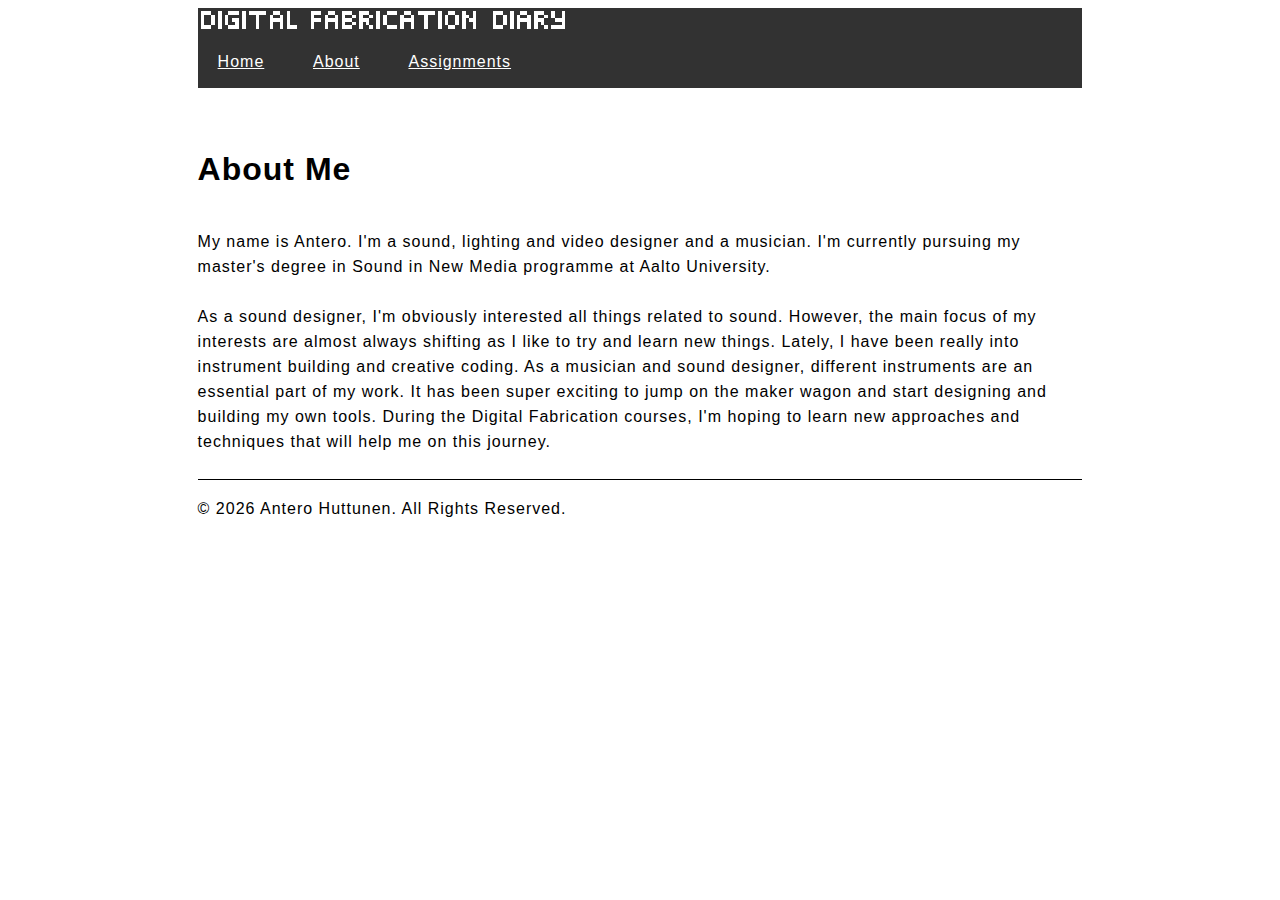
<file: about.html>
<!DOCTYPE html>
<html lang="en">
<head>
    <meta charset="UTF-8">
    <meta name="viewport" content="width=device-width, initial-scale=1.0">
    <title>Digital Fabrication Course Documentation</title>
    <link rel="stylesheet" href="style.css">
</head>
<body>
    <div class="container">
        <header>
            <div class="logo">
                <img src="Media/00/logo.png"alt="logo">
            </div>
            <nav class="navbar">
                <ul>
                    <li><a href="index.html">Home</a></li>
                    <li><a href="about.html">About</a></li>
                    <li><a href="assignments.html">Assignments</a></li>
                </ul>
            </nav>
        </header>
        <main>
            <h1>About Me</h1>
                <p>My name is Antero. I'm a sound, lighting and video designer and a musician. I'm currently pursuing my master's degree in Sound in New Media programme at Aalto University.</p>
                <p>As a sound designer, I'm obviously interested all things related to sound. However, the main focus of my interests are almost always shifting as I like to try and learn new things. Lately, I have been really into instrument building and creative coding. As a musician and sound designer, different instruments are an essential part of my work. It has been super exciting to jump on the maker wagon and start designing and building my own tools. During the Digital Fabrication courses, I'm hoping to learn new approaches and techniques that will help me on this journey.</p>
        </main>
        <footer>© 2026 Antero Huttunen. All Rights Reserved.</footer>
    </div>
</body>
</html>
</file>
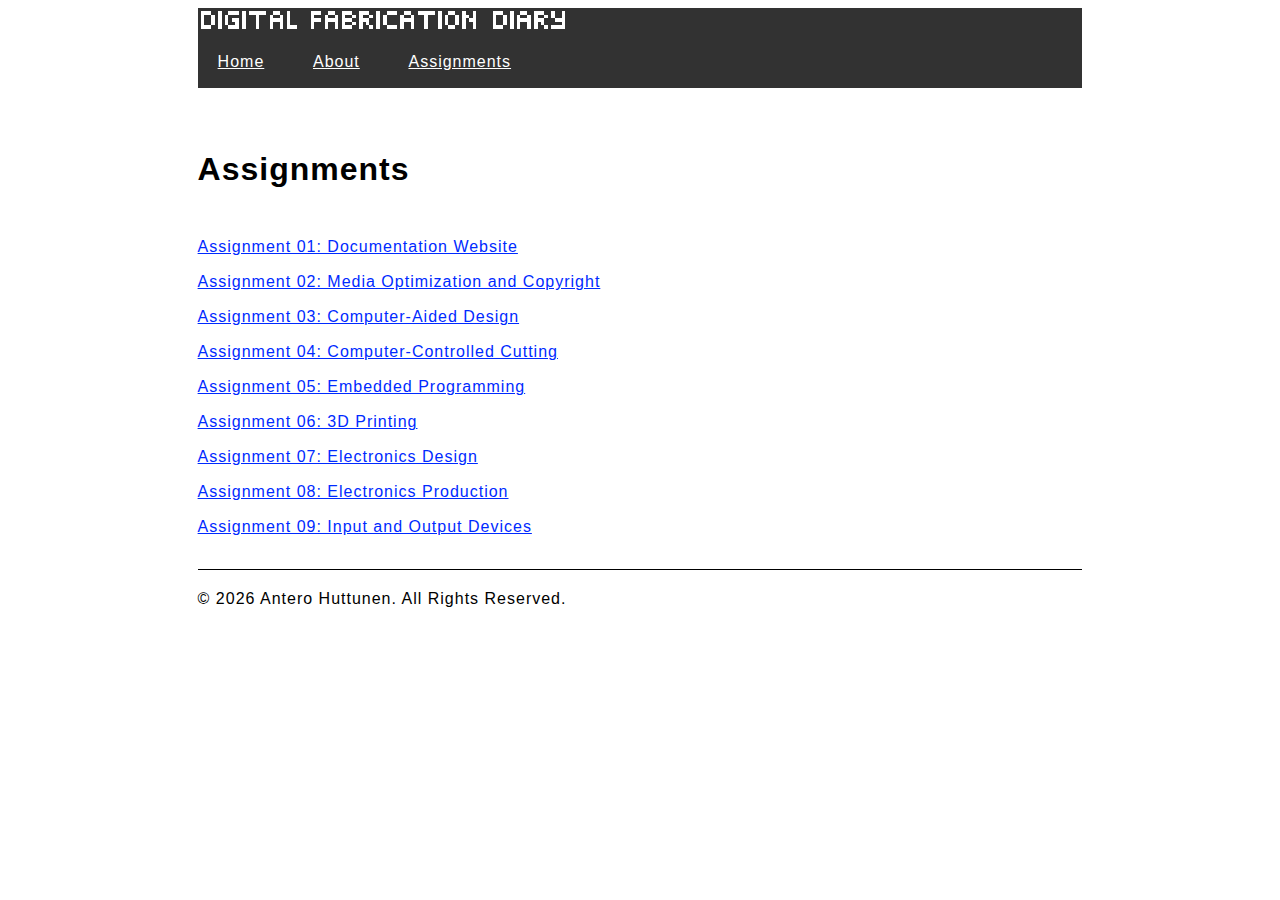
<file: assignments.html>
<!DOCTYPE html>
<html lang="en">
<head>
    <meta charset="UTF-8">
    <meta name="viewport" content="width=device-width, initial-scale=1.0">
    <title>Digital Fabrication Course Documentation</title>
    <link rel="stylesheet" href="style.css">
</head>
<body>
    <div class="container">
        <header>
            <div class="logo">
                <img src="Media/00/logo.png"alt="logo">
            </div>
            <nav class="navbar">
                <ul>
                    <li><a href="index.html">Home</a></li>
                    <li><a href="about.html">About</a></li>
                    <li><a href="assignments.html">Assignments</a></li>
                </ul>
            </nav>
        </header>
        <main>
            <h1>Assignments</h1>
                <ul class="assignments-list">
                    <li><a href="01_documentation-website.html">Assignment 01: Documentation Website</a></li>
                    <li><a href="02_media-optimization.html">Assignment 02: Media Optimization and Copyright</a></li>
                    <li><a href="03_computer-aided-design.html">Assignment 03: Computer-Aided Design</a></li>
                    <li><a href="04_computer-controlled-cutting.html">Assignment 04: Computer-Controlled Cutting</a></li>
                    <li><a href="05_embedded-programming.html">Assignment 05: Embedded Programming</a></li>
                    <li><a href="06_3d-printing.html">Assignment 06: 3D Printing</a></li>
                    <li><a href="07_electronics-design.html">Assignment 07: Electronics Design</a></li>
                    <li><a href="08_electronics-production.html">Assignment 08: Electronics Production</a></li>
                    <li><a href="09_input-and-output-devices.html">Assignment 09: Input and Output Devices</a></li>
                </ul>
        </main>
        <footer>© 2026 Antero Huttunen. All Rights Reserved.</footer>
    </div>
</body>
</html>
</file>
<file: style.css>
.container {
    display: grid;
    grid-template-columns: 1fr;
    grid-template-rows: auto 1fr 50px;
    /* min-height: 100vh; */
}

.header {
    grid-row: 1;
    display: grid;
    grid-template-rows: auto auto;
}

main {
    grid-row: 2;
}

footer {
    grid-row: 3;
}

.logo {
    background-color: rgb(50, 50, 50);
}

.logo img {
    width: 370px;
    height: 24px;
}

.navbar {
    background-color: rgb(50, 50, 50);
    font-family: Arial, Helvetica, sans-serif;
    font-size: medium;
    letter-spacing: 1px;
    padding-top: 1px;
    padding-bottom: 1px;
}

.navbar ul {
    list-style-type: none;
    padding-left: 20px;
}

.navbar li {
    display: inline-block;
    margin-right: 5%;
}

.navbar a {
    color: rgb(255, 255, 255);
    text-decoration: underline;
}

main {
    margin-top: 35px;
    border-bottom: 1px solid rgb(0, 0, 0);
    text-align: left;
    font-family: Arial, Helvetica, sans-serif;
    letter-spacing: 1px;
    color: rgb(0, 0, 0);
}

main h1 {
    margin-bottom: 35px;
    font-size: xx-large;
    line-height: 50px;
    /* text-decoration: underline; */
}

main h2 {
    margin-top: 50px;
    margin-bottom: 35px;
}

main p {
    margin-bottom: 25px;
    line-height: 25px;
    font-size: 16px;
}

main a {
    color: rgb(0, 42, 255);
}

main img {
    width: 100%;
    margin-bottom: 10px;
}

main video {
    width: 100%;
    margin-bottom: 10px;
}

main figure {
    margin-top: 30px;
    margin-bottom: 60px;
    width: 100%;
    margin-left: 0;
    font-size: 14px;
}

.assignments-list {
    list-style-type: none;
    margin: 0;
    padding: 0;
    padding-bottom: 25px;
    line-height: 35px;
}


footer {
    padding-top: 20px;
    font-family: Arial, Helvetica, sans-serif;
    letter-spacing: 1px;
    color:rgb(0, 0, 0);
}

/* DEVICE WIDTH DEPENDED SETTINGS */

/* Mobile phones (under 768px) */

@media (max-width: 767px) {
    .container {
        margin-left: 20px;
        margin-right: 20px;
    }
    figure {
        margin-bottom: 30px;
    }
    h2 {
        margin-top: 30px;
        margin-bottom: 20px;
    }
    .logo img {
    width: 247px;
    height: 16px;
    }
    .navbar ul {
        padding-left: 0;
    }
    header {
        text-align: center;
        justify-content: center;
        align-items: center;
    }
}

/* Tablets (over 768px) */

@media (min-width: 768px) {
    .container {
        margin-left: 40px;
        margin-right: 40px;
    }
    figure {
        margin-bottom: 45px;
    }
    h2 {
        margin-top: 45px;
        margin-bottom: 30px;
    }
}

/* Computers (over 1200px) */

@media (min-width: 1200px) {
  .container {
        margin-left: 15%;
        margin-right: 15%;
    }
   figure {
        margin-bottom: 50px;
    }
     h2 {
        margin-top: 45px;
        margin-bottom: 35px;
    }
}
</file>
